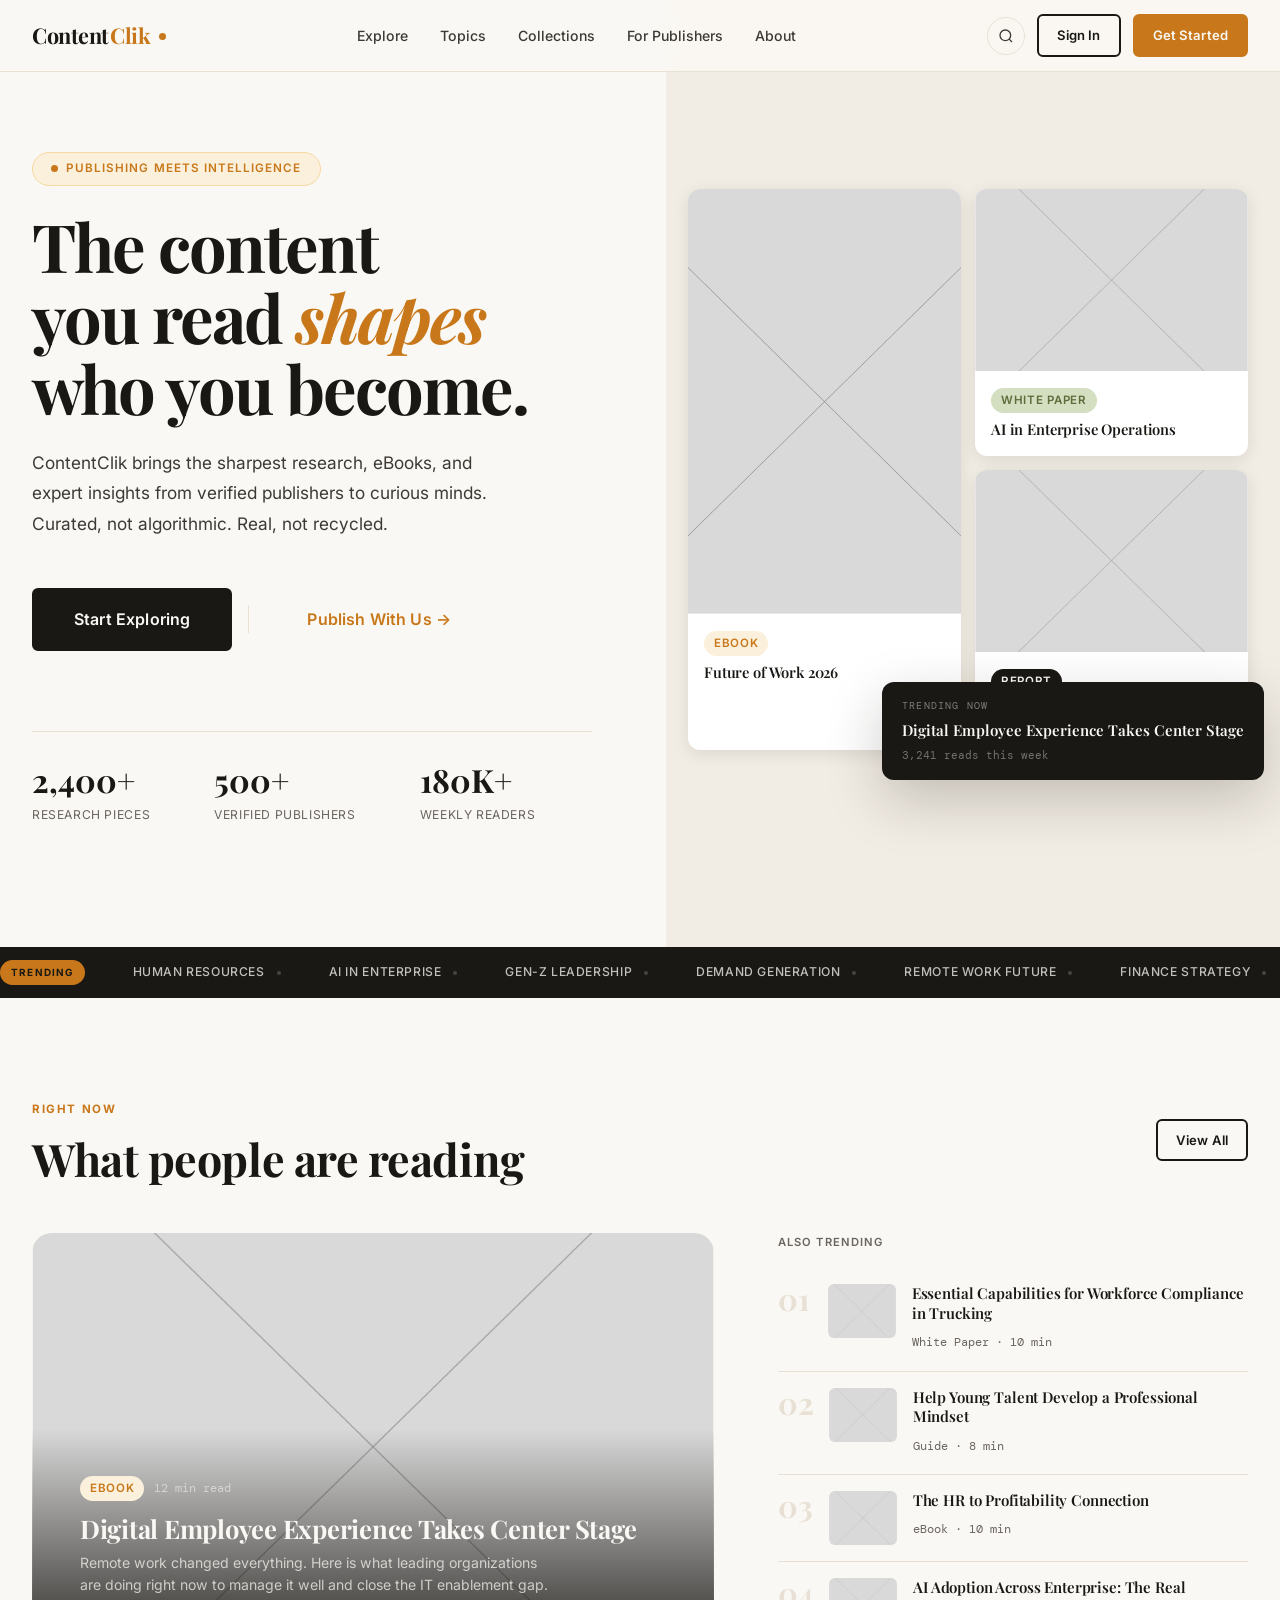
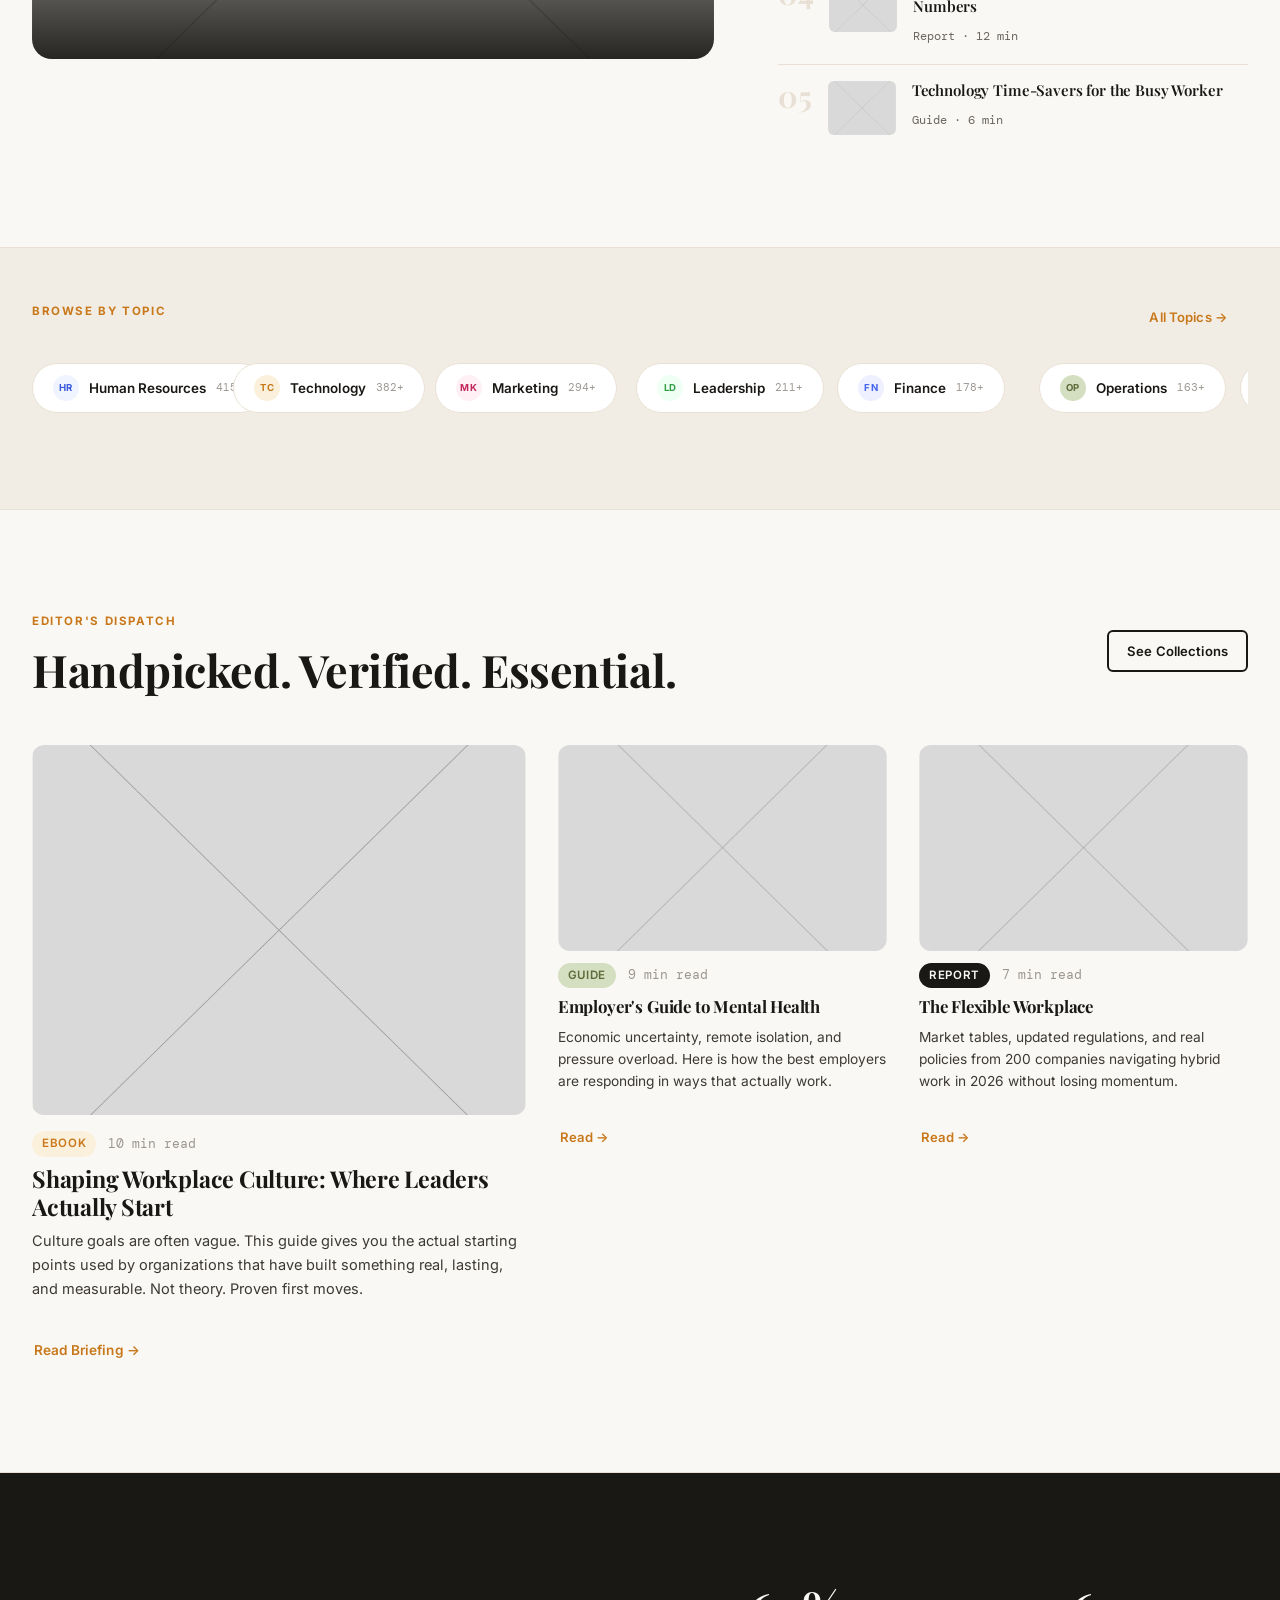
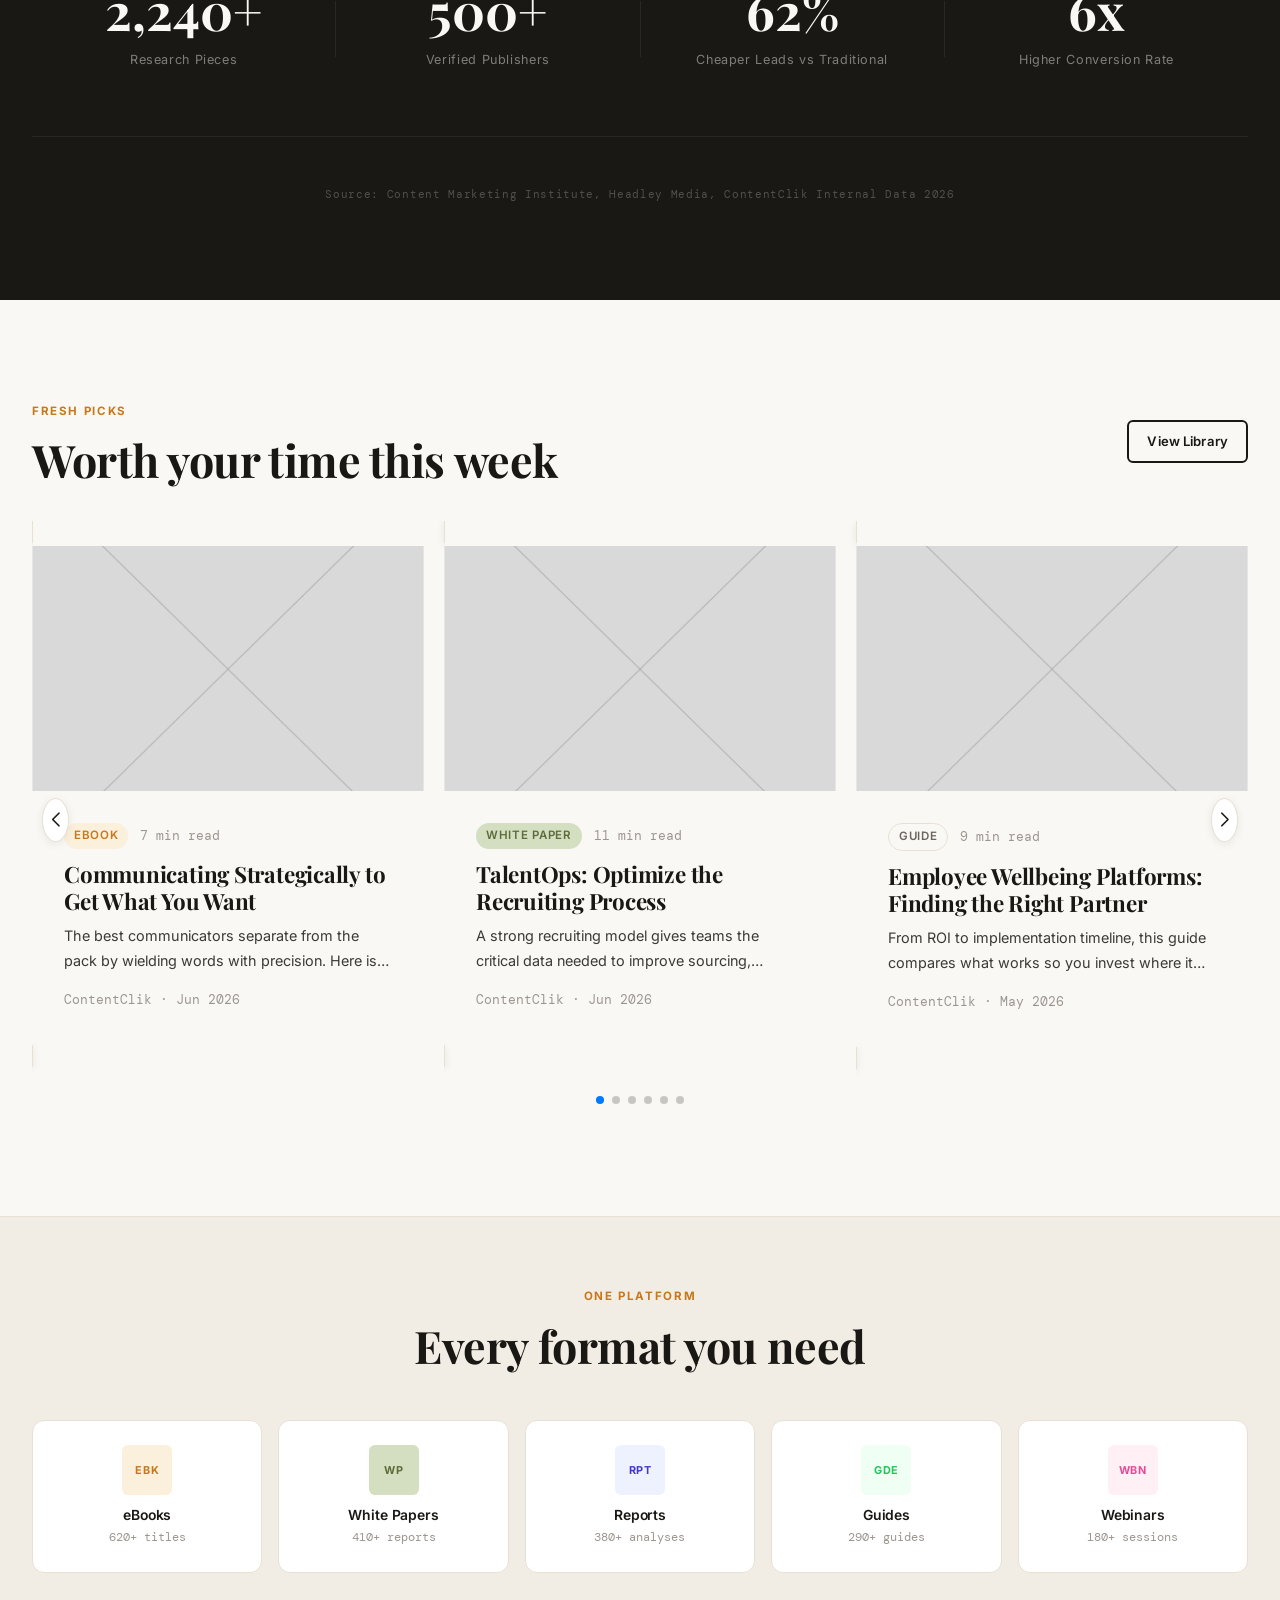
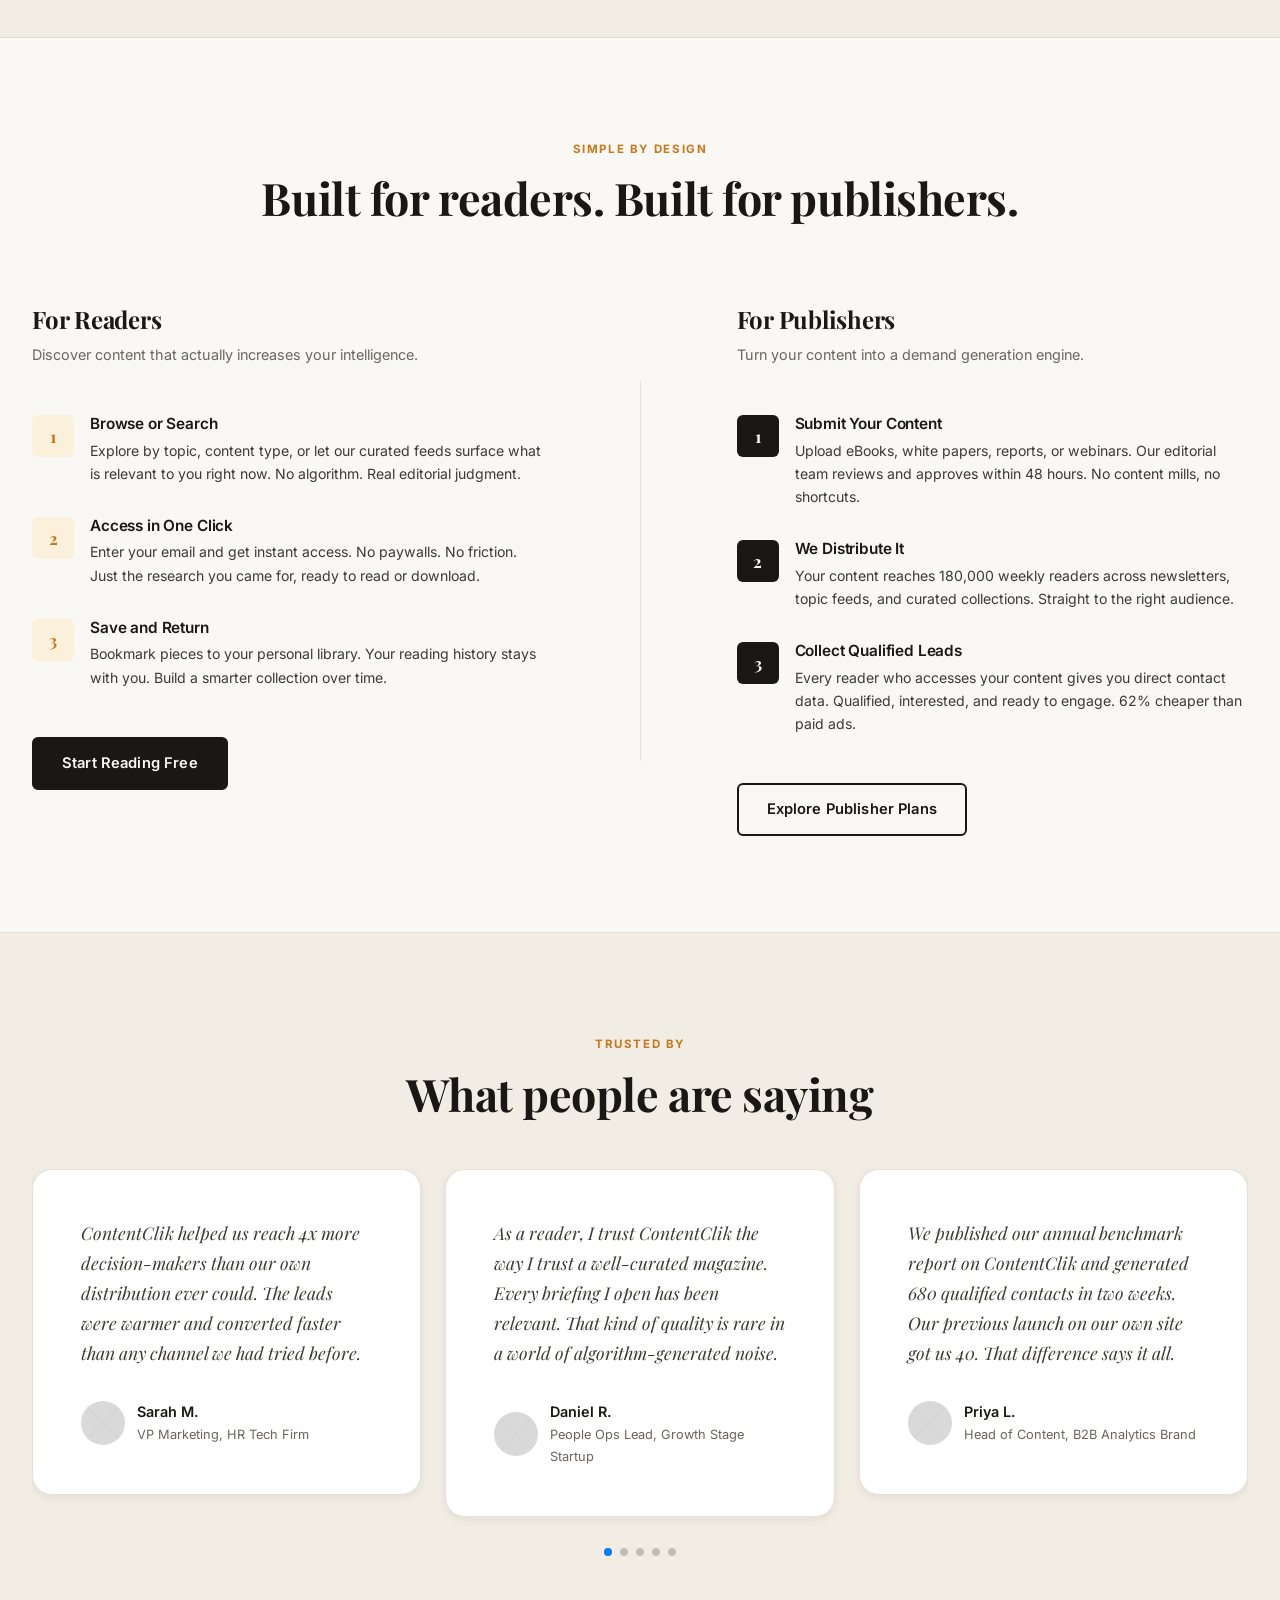
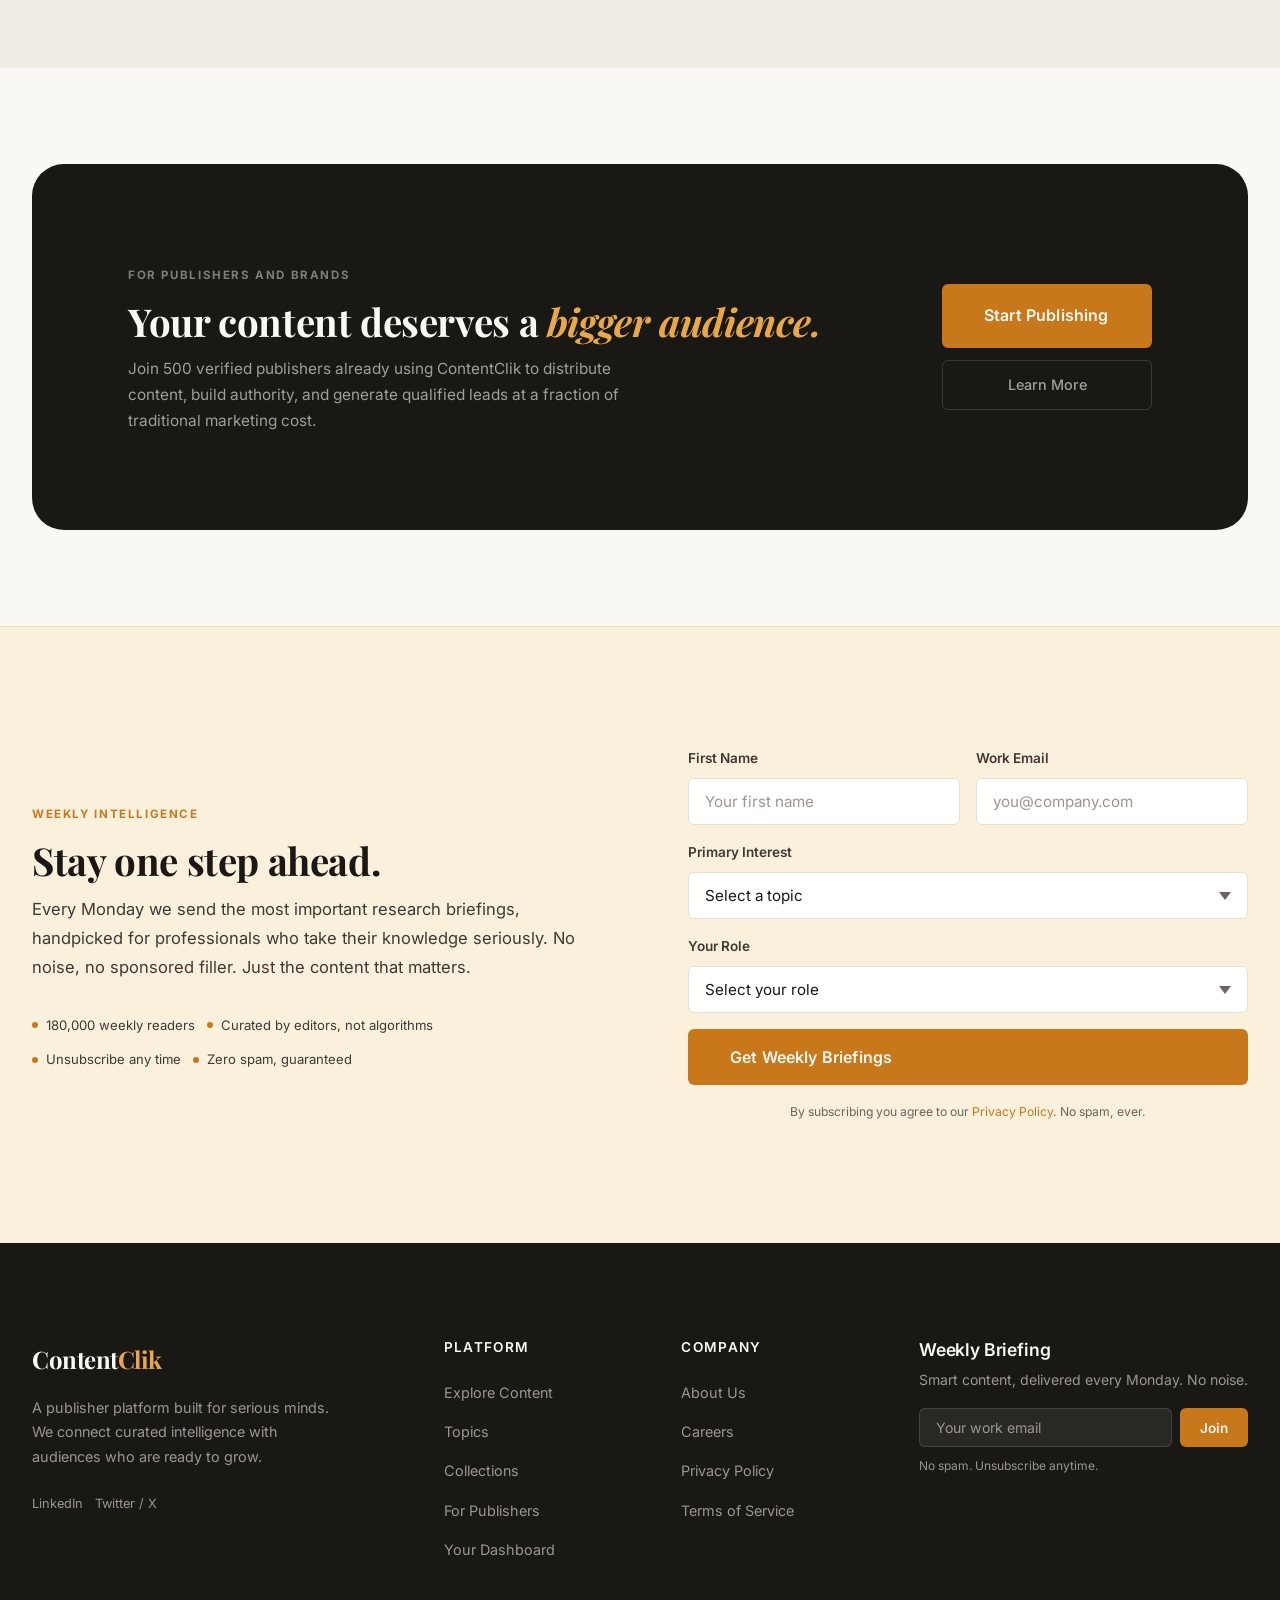
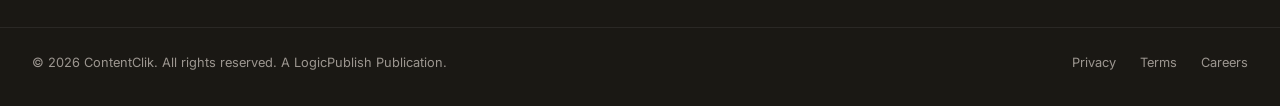
<file: test/index.html>
<!DOCTYPE html>
<html lang="en">

<head>
  <meta charset="UTF-8" />
  <meta name="viewport" content="width=device-width, initial-scale=1.0" />
  <meta name="description"
    content="ContentClik is where great content meets its audience. Discover curated research, eBooks, reports, and guides that grow your thinking." />
  <title>ContentClik - Intelligence Worth Reading</title>
  <link rel="preconnect" href="https://fonts.googleapis.com" />
  <link rel="preconnect" href="https://fonts.gstatic.com" crossorigin />
  <link
    href="https://fonts.googleapis.com/css2?family=Playfair+Display:ital,wght@0,400;0,600;0,700;1,400;1,600&family=Inter:wght@300;400;500;600;700&family=DM+Mono:wght@400;500&display=swap"
    rel="stylesheet" />
  <link rel="stylesheet" href="assets/css/main.css" />
  <link rel="stylesheet" href="assets/css/responsiveness.css" />
  <link rel="stylesheet" href="https://cdn.jsdelivr.net/npm/swiper@11/swiper-bundle.min.css" />

  <style>
    /* ========================================================
       HOMEPAGE-SPECIFIC STYLES
    ======================================================== */

    /* --------------------------------------------------------
       HERO
    -------------------------------------------------------- */
    .hero-hp {
      min-height: 100vh;
      display: flex;
      align-items: center;
      padding-top: calc(var(--nav-height) + var(--sp-9));
      padding-bottom: var(--sp-11);
      background: var(--ivory);
      overflow: hidden;
      position: relative;
    }

    .hero-hp::after {
      content: '';
      position: absolute;
      top: 0;
      right: 0;
      width: 48%;
      height: 100%;
      background: var(--ivory-mid);
      z-index: 0;
      pointer-events: none;
    }

    .hero-hp .container {
      position: relative;
      z-index: 1;
    }

    .hero-hp-grid {
      display: grid;
      grid-template-columns: 1fr 1fr;
      gap: var(--sp-10);
      align-items: center;
    }

    /* Hero left */
    .hero-eyebrow-pill {
      display: inline-flex;
      align-items: center;
      gap: 8px;
      background: var(--amber-bg);
      border: 1px solid var(--amber-pale);
      border-radius: var(--radius-pill);
      padding: 6px 18px;
      margin-bottom: var(--sp-5);
    }

    .hero-eyebrow-pill .pulse {
      width: 7px;
      height: 7px;
      border-radius: 50%;
      background: var(--amber);
      animation: heroPulse 2.2s ease-in-out infinite;
    }

    @keyframes heroPulse {

      0%,
      100% {
        transform: scale(1);
        opacity: 1;
      }

      50% {
        transform: scale(1.6);
        opacity: 0.6;
      }
    }

    .hero-eyebrow-pill span {
      font-size: 0.73rem;
      font-weight: 600;
      letter-spacing: 0.09em;
      text-transform: uppercase;
      color: var(--amber);
      font-family: var(--font-body);
    }

    .hero-hp-h1 {
      font-size: clamp(2.8rem, 5.2vw, 5rem);
      font-family: var(--font-display);
      line-height: 1.07;
      letter-spacing: -0.03em;
      color: var(--ink);
      margin-bottom: var(--sp-5);
    }

    .hero-hp-h1 em {
      font-style: italic;
      color: var(--amber);
    }

    .hero-hp-lead {
      font-size: 1.08rem;
      line-height: 1.78;
      color: var(--ink-soft);
      max-width: 460px;
      margin-bottom: var(--sp-7);
    }

    .hero-cta-row {
      display: flex;
      align-items: center;
      gap: var(--sp-4);
      margin-bottom: var(--sp-9);
      flex-wrap: wrap;
    }

    .hero-divider {
      width: 1px;
      height: 28px;
      background: var(--ivory-dark);
    }

    .hero-stat-row {
      display: flex;
      gap: var(--sp-8);
      padding-top: var(--sp-6);
      border-top: 1px solid var(--ivory-dark);
    }

    .hero-stat strong {
      display: block;
      font-family: var(--font-display);
      font-size: 2rem;
      font-weight: 700;
      color: var(--ink);
      line-height: 1;
      margin-bottom: 4px;
    }

    .hero-stat span {
      font-size: 0.76rem;
      color: var(--ink-muted);
      text-transform: uppercase;
      letter-spacing: 0.05em;
    }

    /* Hero right mosaic */
    .hero-mosaic {
      display: grid;
      grid-template-columns: 1fr 1fr;
      grid-template-rows: auto auto;
      gap: 14px;
      position: relative;
      padding-bottom: 40px;
    }

    .mosaic-card {
      background: #fff;
      border-radius: var(--radius-md);
      overflow: hidden;
      box-shadow: var(--shadow-md);
      transition: transform 0.35s ease, box-shadow 0.35s ease;
      cursor: pointer;
      text-decoration: none;
      display: block;
    }

    .mosaic-card:hover {
      transform: translateY(-5px);
      box-shadow: var(--shadow-xl);
    }

    .mosaic-card img {
      width: 100%;
      object-fit: cover;
      display: block;
    }

    .mosaic-card-body {
      padding: 14px 16px 16px;
    }

    .mosaic-card-body .badge {
      margin-bottom: 7px;
    }

    .mosaic-card-body h5 {
      font-family: var(--font-display);
      font-size: 0.92rem;
      font-weight: 600;
      line-height: 1.3;
      color: var(--ink);
    }

    .mosaic-card--tall {
      grid-row: span 2;
    }

    .mosaic-card--tall img {
      aspect-ratio: 9/14;
    }

    .mosaic-card--short img {
      aspect-ratio: 3/2;
    }

    .mosaic-float {
      position: absolute;
      bottom: 10px;
      right: -16px;
      background: var(--ink);
      color: var(--ivory);
      border-radius: var(--radius-md);
      padding: 16px 20px;
      box-shadow: 0 20px 56px rgba(26, 24, 20, 0.22);
      min-width: 190px;
      z-index: 5;
    }

    .mosaic-float-label {
      font-family: var(--font-mono);
      font-size: 0.62rem;
      text-transform: uppercase;
      letter-spacing: 0.12em;
      color: rgba(250, 248, 244, 0.45);
      margin-bottom: 6px;
    }

    .mosaic-float-title {
      font-family: var(--font-display);
      font-size: 0.94rem;
      font-weight: 600;
      line-height: 1.3;
      color: var(--ivory);
    }

    .mosaic-float-sub {
      font-size: 0.68rem;
      color: rgba(250, 248, 244, 0.4);
      margin-top: 5px;
      font-family: var(--font-mono);
    }

    /* --------------------------------------------------------
       TICKER STRIP
    -------------------------------------------------------- */
    .ticker-wrap {
      background: var(--ink);
      padding: 13px 0;
      overflow: hidden;
      position: relative;
    }

    .ticker-track {
      display: flex;
      gap: 48px;
      width: max-content;
      animation: tickerMove 50s linear infinite;
      align-items: center;
    }

    .ticker-wrap:hover .ticker-track {
      animation-play-state: paused;
    }

    @keyframes tickerMove {
      from {
        transform: translateX(0);
      }

      to {
        transform: translateX(-50%);
      }
    }

    .ticker-hot {
      flex-shrink: 0;
      background: var(--amber);
      color: var(--ink);
      font-size: 0.62rem;
      font-weight: 700;
      text-transform: uppercase;
      letter-spacing: 0.12em;
      padding: 4px 11px;
      border-radius: var(--radius-pill);
    }

    .ticker-link {
      display: inline-flex;
      align-items: center;
      gap: 12px;
      color: rgba(250, 248, 244, 0.75);
      font-size: 0.76rem;
      font-weight: 500;
      letter-spacing: 0.05em;
      text-transform: uppercase;
      text-decoration: none;
      white-space: nowrap;
      transition: color 0.2s;
      flex-shrink: 0;
    }

    .ticker-link:hover {
      color: var(--amber-light);
    }

    .ticker-link::after {
      content: '';
      display: inline-block;
      width: 4px;
      height: 4px;
      border-radius: 50%;
      background: rgba(250, 248, 244, 0.2);
    }

    /* --------------------------------------------------------
       TRENDING SECTION
    -------------------------------------------------------- */
    .trending-wrap {
      display: grid;
      grid-template-columns: 1.45fr 1fr;
      gap: var(--sp-8);
      align-items: start;
    }

    .trending-big {
      position: relative;
      display: block;
      text-decoration: none;
      border-radius: var(--radius-lg);
      overflow: hidden;
    }

    .trending-big img {
      width: 100%;
      aspect-ratio: 16/10;
      object-fit: cover;
      display: block;
      transition: transform 0.5s ease;
    }

    .trending-big:hover img {
      transform: scale(1.04);
    }

    .trending-big-overlay {
      position: absolute;
      bottom: 0;
      left: 0;
      right: 0;
      background: linear-gradient(to top, rgba(26, 24, 20, 0.93) 0%, rgba(26, 24, 20, 0.0) 100%);
      padding: var(--sp-7) var(--sp-7) var(--sp-8);
    }

    .trending-big-overlay h3 {
      color: var(--ivory);
      font-size: 1.6rem;
      line-height: 1.2;
      margin-bottom: var(--sp-2);
    }

    .trending-big-overlay p {
      font-size: 0.88rem;
      line-height: 1.55;
      color: rgba(250, 248, 244, 0.72);
      max-width: 480px;
    }

    .trending-big-meta {
      display: flex;
      align-items: center;
      gap: 10px;
      margin-bottom: var(--sp-3);
    }

    .trending-list-stack {
      display: flex;
      flex-direction: column;
    }

    .trending-list-label {
      font-size: 0.7rem;
      font-weight: 600;
      letter-spacing: 0.1em;
      text-transform: uppercase;
      color: var(--ink-muted);
      margin-bottom: var(--sp-4);
      font-family: var(--font-body);
    }

    .trending-row {
      display: flex;
      align-items: flex-start;
      gap: var(--sp-4);
      padding: var(--sp-4) 0;
      border-bottom: 1px solid var(--ivory-dark);
      text-decoration: none;
      transition: padding-left 0.2s ease;
    }

    .trending-row:hover {
      padding-left: 6px;
    }

    .trending-row:last-child {
      border-bottom: none;
    }

    .t-num {
      font-family: var(--font-display);
      font-size: 1.9rem;
      font-weight: 700;
      color: var(--ivory-dark);
      line-height: 1;
      min-width: 34px;
      transition: color 0.2s;
    }

    .trending-row:hover .t-num {
      color: var(--amber-pale);
    }

    .t-thumb {
      width: 68px;
      height: 54px;
      object-fit: cover;
      border-radius: var(--radius-sm);
      flex-shrink: 0;
    }

    .t-body {}

    .t-body h5 {
      font-family: var(--font-display);
      font-size: 0.94rem;
      font-weight: 600;
      line-height: 1.3;
      color: var(--ink);
      margin-bottom: 4px;
    }

    .t-meta {
      font-size: 0.73rem;
      color: var(--ink-muted);
      font-family: var(--font-mono);
    }

    /* --------------------------------------------------------
       TOPIC CHIPS
    -------------------------------------------------------- */
    .topics-band {
      background: var(--ivory-mid);
      border-top: 1px solid var(--ivory-dark);
      border-bottom: 1px solid var(--ivory-dark);
      padding: var(--sp-7) 0;
    }

    .topics-band-header {
      display: flex;
      align-items: center;
      justify-content: space-between;
      margin-bottom: var(--sp-5);
    }

    .topic-chip {
      display: inline-flex;
      align-items: center;
      gap: 10px;
      padding: 11px 20px;
      background: #fff;
      border: 1px solid var(--ivory-dark);
      border-radius: var(--radius-pill);
      text-decoration: none;
      transition: all 0.22s ease;
      white-space: nowrap;
      cursor: pointer;
    }

    .topic-chip:hover {
      background: var(--ink);
      border-color: var(--ink);
      transform: translateY(-2px);
      box-shadow: var(--shadow-md);
    }

    .topic-chip:hover .tc-label,
    .topic-chip:hover .tc-count {
      color: rgba(250, 248, 244, 0.9);
    }

    .tc-icon {
      width: 26px;
      height: 26px;
      border-radius: 50%;
      display: flex;
      align-items: center;
      justify-content: center;
      font-size: 0.6rem;
      font-weight: 700;
      letter-spacing: 0.04em;
      flex-shrink: 0;
      font-family: var(--font-body);
    }

    .tc-label {
      font-size: 0.84rem;
      font-weight: 600;
      color: var(--ink);
      transition: color 0.22s;
    }

    .tc-count {
      font-size: 0.7rem;
      color: var(--ink-light);
      font-family: var(--font-mono);
      transition: color 0.22s;
    }

    /* --------------------------------------------------------
       EDITORIAL DISPATCH (magazine section)
    -------------------------------------------------------- */
    .editorial-wrap {
      display: grid;
      grid-template-columns: 1.5fr 1fr 1fr;
      gap: var(--sp-6);
      align-items: start;
    }

    .ed-feature {}

    .ed-feature img {
      width: 100%;
      aspect-ratio: 4/3;
      object-fit: cover;
      border-radius: var(--radius-md);
      display: block;
      margin-bottom: var(--sp-4);
      transition: transform 0.35s ease;
    }

    .ed-feature:hover img {
      transform: scale(1.015);
    }

    .ed-feature h3 {
      font-size: 1.45rem;
      line-height: 1.22;
      color: var(--ink);
      margin-bottom: var(--sp-2);
    }

    .ed-feature p {
      font-size: 0.91rem;
      line-height: 1.65;
      color: var(--ink-soft);
      margin-bottom: var(--sp-4);
    }

    .ed-side {}

    .ed-side img {
      width: 100%;
      aspect-ratio: 16/10;
      object-fit: cover;
      border-radius: var(--radius-md);
      display: block;
      margin-bottom: var(--sp-3);
      transition: transform 0.35s ease;
    }

    .ed-side:hover img {
      transform: scale(1.015);
    }

    .ed-side h4 {
      font-size: 1.05rem;
      line-height: 1.3;
      color: var(--ink);
      margin-bottom: var(--sp-2);
    }

    .ed-side p {
      font-size: 0.86rem;
      line-height: 1.6;
      color: var(--ink-soft);
      margin-bottom: var(--sp-3);
    }

    /* --------------------------------------------------------
       STATS BAND
    -------------------------------------------------------- */
    .stat-band-hp {
      background: var(--ink);
      padding: var(--sp-10) 0;
    }

    .stat-band-grid {
      display: grid;
      grid-template-columns: 1fr 1px 1fr 1px 1fr 1px 1fr;
      gap: 0;
      align-items: center;
    }

    .stat-band-item {
      text-align: center;
      padding: var(--sp-4) var(--sp-6);
    }

    .stat-band-item strong {
      display: block;
      font-family: var(--font-display);
      font-size: clamp(2.4rem, 4vw, 3.6rem);
      font-weight: 700;
      color: var(--ivory);
      line-height: 1;
      margin-bottom: var(--sp-2);
    }

    .stat-band-item span {
      font-size: 0.79rem;
      color: rgba(250, 248, 244, 0.45);
      letter-spacing: 0.05em;
    }

    .stat-sep {
      background: rgba(255, 255, 255, 0.07);
      height: 56px;
      width: 1px;
      align-self: center;
      justify-self: center;
    }

    .stat-band-source {
      text-align: center;
      margin-top: var(--sp-7);
      padding-top: var(--sp-7);
      border-top: 1px solid rgba(255, 255, 255, 0.06);
      font-family: var(--font-mono);
      font-size: 0.7rem;
      letter-spacing: 0.06em;
      color: rgba(250, 248, 244, 0.25);
    }

    /* --------------------------------------------------------
       FEATURED SWIPER SECTION
    -------------------------------------------------------- */
    .swiper-featured-wrap {
      position: relative;
    }

    /* --------------------------------------------------------
       CONTENT FORMATS
    -------------------------------------------------------- */
    .formats-band {
      background: var(--ivory-mid);
      border-top: 1px solid var(--ivory-dark);
      border-bottom: 1px solid var(--ivory-dark);
      padding: var(--sp-8) 0;
    }

    .formats-row {
      display: grid;
      grid-template-columns: repeat(5, 1fr);
      gap: var(--sp-4);
    }

    .format-tile {
      background: #fff;
      border: 1px solid var(--ivory-dark);
      border-radius: var(--radius-md);
      padding: var(--sp-5) var(--sp-4);
      text-align: center;
      text-decoration: none;
      display: block;
      transition: all 0.25s ease;
    }

    .format-tile:hover {
      border-color: var(--amber);
      box-shadow: var(--shadow-md);
      transform: translateY(-3px);
    }

    .format-tile-icon {
      width: 50px;
      height: 50px;
      border-radius: var(--radius-sm);
      margin: 0 auto var(--sp-3);
      display: flex;
      align-items: center;
      justify-content: center;
      font-size: 0.68rem;
      font-weight: 700;
      letter-spacing: 0.06em;
      text-transform: uppercase;
      font-family: var(--font-body);
    }

    .format-tile h5 {
      font-size: 0.87rem;
      font-weight: 600;
      color: var(--ink);
      margin-bottom: 4px;
    }

    .format-tile-count {
      font-size: 0.73rem;
      color: var(--ink-light);
      font-family: var(--font-mono);
    }

    /* --------------------------------------------------------
       HOW IT WORKS
    -------------------------------------------------------- */
    .how-wrap {
      display: grid;
      grid-template-columns: 1fr 1px 1fr;
      gap: var(--sp-10);
      align-items: start;
    }

    .how-sep {
      background: var(--ivory-dark);
      min-height: 380px;
      width: 1px;
      justify-self: center;
      align-self: center;
    }

    .how-side h3 {
      font-size: 1.5rem;
      margin-bottom: var(--sp-2);
    }

    .how-side-subtitle {
      font-size: 0.9rem;
      color: var(--ink-muted);
      margin-bottom: var(--sp-7);
    }

    .how-step {
      display: flex;
      align-items: flex-start;
      gap: var(--sp-4);
      margin-bottom: var(--sp-6);
    }

    .how-step-num {
      flex-shrink: 0;
      width: 42px;
      height: 42px;
      border-radius: var(--radius-sm);
      display: flex;
      align-items: center;
      justify-content: center;
      font-family: var(--font-display);
      font-size: 1.05rem;
      font-weight: 700;
    }

    .how-step-num--r {
      background: var(--amber-bg);
      color: var(--amber);
    }

    .how-step-num--p {
      background: var(--ink);
      color: var(--ivory);
    }

    .how-step-body h5 {
      font-size: 0.96rem;
      font-weight: 600;
      color: var(--ink);
      margin-bottom: 5px;
    }

    .how-step-body p {
      font-size: 0.88rem;
      line-height: 1.65;
      color: var(--ink-soft);
    }

    /* --------------------------------------------------------
       TESTIMONIALS
    -------------------------------------------------------- */
    .testi-band {
      background: var(--ivory-mid);
      border-top: 1px solid var(--ivory-dark);
      padding: var(--sp-10) 0;
    }

    .testi-pagination {
      text-align: center;
      margin-top: var(--sp-6);
    }

    /* --------------------------------------------------------
       PUBLISHER CTA STRIP
    -------------------------------------------------------- */
    .pub-strip {
      background: var(--ink);
      border-radius: var(--radius-xl);
      padding: var(--sp-10) var(--sp-10);
      display: grid;
      grid-template-columns: 1fr auto;
      gap: var(--sp-8);
      align-items: center;
    }

    .pub-strip h2 {
      color: var(--ivory);
      font-size: clamp(1.6rem, 3vw, 2.4rem);
      margin-bottom: var(--sp-3);
    }

    .pub-strip h2 em {
      font-style: italic;
      color: var(--amber-light);
    }

    .pub-strip p {
      color: rgba(250, 248, 244, 0.6);
      max-width: 500px;
      font-size: 0.96rem;
      line-height: 1.7;
    }

    .pub-strip-cta {
      display: flex;
      flex-direction: column;
      gap: var(--sp-3);
      min-width: 210px;
      align-items: stretch;
    }

    .btn-ghost-light {
      background: transparent;
      color: rgba(250, 248, 244, 0.6);
      border: 1px solid rgba(250, 248, 244, 0.14);
      padding: 12px 28px;
      border-radius: var(--radius-sm);
      font-size: 0.9rem;
      font-weight: 500;
      text-align: center;
      text-decoration: none;
      transition: all 0.22s ease;
      font-family: var(--font-body);
      cursor: pointer;
    }

    .btn-ghost-light:hover {
      border-color: rgba(250, 248, 244, 0.3);
      color: var(--ivory);
    }

    /* --------------------------------------------------------
       NEWSLETTER FORM SECTION
    -------------------------------------------------------- */
    .nl-section {
      background: var(--amber-bg);
      border-top: 1px solid var(--amber-pale);
      padding: var(--sp-11) 0;
    }

    .nl-wrap {
      display: grid;
      grid-template-columns: 1fr 1fr;
      gap: var(--sp-10);
      align-items: center;
    }

    .nl-left h2 {
      margin-bottom: var(--sp-3);
      font-size: clamp(1.8rem, 3vw, 2.6rem);
    }

    .nl-left p {
      font-size: 1.04rem;
      line-height: 1.75;
      color: var(--ink-soft);
      margin-bottom: var(--sp-6);
    }

    .nl-trust-list {
      display: flex;
      flex-wrap: wrap;
      gap: var(--sp-3);
    }

    .nl-trust-item {
      display: flex;
      align-items: center;
      gap: 8px;
      font-size: 0.82rem;
      color: var(--ink-soft);
    }

    .nl-trust-item::before {
      content: '';
      width: 6px;
      height: 6px;
      border-radius: 50%;
      background: var(--amber);
      flex-shrink: 0;
    }

    /* --------------------------------------------------------
       RESPONSIVE
    -------------------------------------------------------- */
    @media (max-width: 1100px) {
      .stat-band-grid {
        grid-template-columns: 1fr 1fr;
      }

      .stat-sep {
        display: none;
      }
    }

    @media (max-width: 1024px) {
      .hero-hp-grid {
        grid-template-columns: 1fr;
      }

      .hero-hp::after {
        display: none;
      }

      .hero-mosaic {
        grid-template-columns: repeat(3, 1fr);
      }

      .mosaic-card--tall {
        grid-row: span 1;
      }

      .mosaic-card--tall img {
        aspect-ratio: 4/3;
      }

      .trending-wrap {
        grid-template-columns: 1fr;
      }

      .editorial-wrap {
        grid-template-columns: 1fr 1fr;
      }

      .ed-feature {
        grid-column: span 2;
      }

      .formats-row {
        grid-template-columns: repeat(3, 1fr);
      }

      .how-wrap {
        grid-template-columns: 1fr;
      }

      .how-sep {
        display: none;
      }

      .pub-strip {
        grid-template-columns: 1fr;
      }

      .pub-strip-cta {
        flex-direction: row;
        min-width: unset;
      }

      .nl-wrap {
        grid-template-columns: 1fr;
      }
    }

    @media (max-width: 768px) {
      .hero-hp {
        min-height: auto;
        padding-top: calc(var(--nav-height) + var(--sp-7));
      }

      .hero-mosaic {
        grid-template-columns: 1fr 1fr;
      }

      .mosaic-float {
        right: 0;
      }

      .editorial-wrap {
        grid-template-columns: 1fr;
      }

      .ed-feature {
        grid-column: span 1;
      }

      .formats-row {
        grid-template-columns: 1fr 1fr;
      }

      .pub-strip {
        padding: var(--sp-7) var(--sp-6);
        border-radius: var(--radius-lg);
      }

      .pub-strip-cta {
        flex-direction: column;
      }
    }

    @media (max-width: 480px) {
      .hero-hp-h1 {
        font-size: 2.3rem;
      }

      .hero-mosaic {
        grid-template-columns: 1fr;
      }

      .formats-row {
        grid-template-columns: 1fr 1fr;
      }

      .stat-band-grid {
        grid-template-columns: 1fr 1fr;
      }
    }

    @media (prefers-reduced-motion: reduce) {

      .ticker-track,
      .heroPulse {
        animation: none !important;
      }
    }
  </style>
</head>

<body>

  <!-- NAV (injected by CommonJS) -->
  <div id="cc-nav"></div>

  <!-- ========================================================
       SECTION 1 - HERO
  ======================================================== -->
  <section class="hero-hp">
    <div class="container">
      <div class="hero-hp-grid">

        <!-- Left: Copy -->
        <div data-reveal>

          <div class="hero-eyebrow-pill">
            <div class="pulse"></div>
            <span>Publishing meets intelligence</span>
          </div>

          <h1 class="hero-hp-h1">
            The content<br>
            you read <em>shapes</em><br>
            who you become.
          </h1>

          <p class="hero-hp-lead">ContentClik brings the sharpest research, eBooks, and expert insights from verified
            publishers to curious minds. Curated, not algorithmic. Real, not recycled.</p>

          <div class="hero-cta-row">
            <a href="/explore.html" class="btn btn--primary btn--lg">Start Exploring</a>
            <div class="hero-divider"></div>
            <a href="/publishers.html" class="btn btn--ghost btn--lg">Publish With Us &rarr;</a>
          </div>

          <div class="hero-stat-row">
            <div class="hero-stat">
              <strong data-count="2400" data-suffix="+">0</strong>
              <span>Research Pieces</span>
            </div>
            <div class="hero-stat">
              <strong data-count="500" data-suffix="+">0</strong>
              <span>Verified Publishers</span>
            </div>
            <div class="hero-stat">
              <strong data-count="180" data-suffix="K+">0</strong>
              <span>Weekly Readers</span>
            </div>
          </div>

        </div>

        <!-- Right: Mosaic -->
        <div class="hero-mosaic">

          <a href="/detail.html" class="mosaic-card mosaic-card--tall" data-reveal>
            <img src="./stencils.png"
              alt="Featured eBook cover: Future of Work 2026, a guide to leading remote-first and hybrid organizations in a changing world"
              style="aspect-ratio:9/14;" />
            <div class="mosaic-card-body">
              <span class="badge badge--amber">eBook</span>
              <h5>Future of Work 2026</h5>
            </div>
          </a>

          <div style="display:flex;flex-direction:column;gap:14px;">
            <a href="/detail.html" class="mosaic-card mosaic-card--short" data-reveal>
              <img src="./stencils.png"
                alt="White paper cover: AI Adoption in Enterprise Operations, benchmarks from 400 global companies"
                style="aspect-ratio:3/2;" />
              <div class="mosaic-card-body">
                <span class="badge badge--olive">White Paper</span>
                <h5>AI in Enterprise Operations</h5>
              </div>
            </a>
            <a href="/detail.html" class="mosaic-card mosaic-card--short" data-reveal>
              <img src="./stencils.png"
                alt="Report cover: Gen-Z Leadership Playbook 2026, what new managers are doing differently"
                style="aspect-ratio:3/2;" />
              <div class="mosaic-card-body">
                <span class="badge badge--ink">Report</span>
                <h5>Gen-Z Leadership Playbook</h5>
              </div>
            </a>
          </div>

          <div class="mosaic-float">
            <div class="mosaic-float-label">Trending Now</div>
            <div class="mosaic-float-title">Digital Employee Experience Takes Center Stage</div>
            <div class="mosaic-float-sub">3,241 reads this week</div>
          </div>

        </div>

      </div>
    </div>
  </section>

  <!-- ========================================================
       TICKER STRIP
  ======================================================== -->
  <div class="ticker-wrap" aria-hidden="true">
    <div class="ticker-track">
      <!-- Set 1 -->
      <span class="ticker-hot">Trending</span>
      <a href="/topics.html?t=hr" class="ticker-link">Human Resources</a>
      <a href="/topics.html?t=tech" class="ticker-link">AI in Enterprise</a>
      <a href="/topics.html?t=leadership" class="ticker-link">Gen-Z Leadership</a>
      <a href="/topics.html?t=marketing" class="ticker-link">Demand Generation</a>
      <a href="/topics.html?t=ops" class="ticker-link">Remote Work Future</a>
      <a href="/topics.html?t=finance" class="ticker-link">Finance Strategy</a>
      <a href="/topics.html?t=lifestyle" class="ticker-link">Workplace Wellbeing</a>
      <a href="/topics.html?t=lifescience" class="ticker-link">Life Sciences</a>
      <a href="/topics.html?t=marketing" class="ticker-link">Content Marketing ROI</a>
      <a href="/topics.html?t=tech" class="ticker-link">Digital Transformation</a>
      <a href="/topics.html?t=hr" class="ticker-link">Talent Acquisition</a>
      <a href="/topics.html?t=ops" class="ticker-link">Operational Excellence</a>
      <!-- Set 2 (duplicate for seamless loop) -->
      <span class="ticker-hot">Trending</span>
      <a href="/topics.html?t=hr" class="ticker-link">Human Resources</a>
      <a href="/topics.html?t=tech" class="ticker-link">AI in Enterprise</a>
      <a href="/topics.html?t=leadership" class="ticker-link">Gen-Z Leadership</a>
      <a href="/topics.html?t=marketing" class="ticker-link">Demand Generation</a>
      <a href="/topics.html?t=ops" class="ticker-link">Remote Work Future</a>
      <a href="/topics.html?t=finance" class="ticker-link">Finance Strategy</a>
      <a href="/topics.html?t=lifestyle" class="ticker-link">Workplace Wellbeing</a>
      <a href="/topics.html?t=lifescience" class="ticker-link">Life Sciences</a>
      <a href="/topics.html?t=marketing" class="ticker-link">Content Marketing ROI</a>
      <a href="/topics.html?t=tech" class="ticker-link">Digital Transformation</a>
      <a href="/topics.html?t=hr" class="ticker-link">Talent Acquisition</a>
      <a href="/topics.html?t=ops" class="ticker-link">Operational Excellence</a>
    </div>
  </div>

  <!-- ========================================================
       SECTION 2 - TRENDING: FEATURED PIECE + NUMBERED LIST
  ======================================================== -->
  <section class="section">
    <div class="container">

      <div class="flex-between" style="margin-bottom:var(--sp-7);">
        <div>
          <div class="section-label">Right Now</div>
          <h2>What people are reading</h2>
        </div>
        <a href="/explore.html" class="btn btn--outline btn--sm">View All</a>
      </div>

      <div class="trending-wrap">

        <!-- Big feature card -->
        <a href="/detail.html" class="trending-big" data-reveal>
          <img src="./stencils.png"
            alt="Featured briefing: Digital Employee Experience Takes Center Stage, covering remote workforce management, digital enablement tools, and the IT gap in 2026" />
          <div class="trending-big-overlay">
            <div class="trending-big-meta">
              <span class="badge badge--amber">eBook</span>
              <span style="font-size:0.76rem;color:rgba(250,248,244,0.55);font-family:var(--font-mono);">12 min
                read</span>
            </div>
            <h3>Digital Employee Experience Takes Center Stage</h3>
            <p>Remote work changed everything. Here is what leading organizations are doing right now to manage it well
              and close the IT enablement gap.</p>
          </div>
        </a>

        <!-- Numbered list -->
        <div class="trending-list-stack">
          <div class="trending-list-label">Also Trending</div>

          <a href="/detail.html" class="trending-row" data-reveal>
            <span class="t-num">01</span>
            <img src="./stencils.png"
              alt="Thumbnail: Essential Capabilities for Workforce Compliance in Trucking, covering onboarding and regulations"
              class="t-thumb" />
            <div class="t-body">
              <h5>Essential Capabilities for Workforce Compliance in Trucking</h5>
              <span class="t-meta">White Paper &middot; 10 min</span>
            </div>
          </a>

          <a href="/detail.html" class="trending-row" data-reveal>
            <span class="t-num">02</span>
            <img src="./stencils.png"
              alt="Thumbnail: Helping young talent develop professional mindset skills for long-term career success"
              class="t-thumb" />
            <div class="t-body">
              <h5>Help Young Talent Develop a Professional Mindset</h5>
              <span class="t-meta">Guide &middot; 8 min</span>
            </div>
          </a>

          <a href="/detail.html" class="trending-row" data-reveal>
            <span class="t-num">03</span>
            <img src="./stencils.png"
              alt="Thumbnail: The HR to Profitability Connection, covering how HR strategy drives financial performance"
              class="t-thumb" />
            <div class="t-body">
              <h5>The HR to Profitability Connection</h5>
              <span class="t-meta">eBook &middot; 10 min</span>
            </div>
          </a>

          <a href="/detail.html" class="trending-row" data-reveal>
            <span class="t-num">04</span>
            <img src="./stencils.png"
              alt="Thumbnail: AI Adoption Across Enterprise, real data from 400 organizations on cost savings and outcomes"
              class="t-thumb" />
            <div class="t-body">
              <h5>AI Adoption Across Enterprise: The Real Numbers</h5>
              <span class="t-meta">Report &middot; 12 min</span>
            </div>
          </a>

          <a href="/detail.html" class="trending-row" data-reveal>
            <span class="t-num">05</span>
            <img src="./stencils.png"
              alt="Thumbnail: Technology Time-Savers for the Busy Worker, a productivity guide for modern professionals"
              class="t-thumb" />
            <div class="t-body">
              <h5>Technology Time-Savers for the Busy Worker</h5>
              <span class="t-meta">Guide &middot; 6 min</span>
            </div>
          </a>

        </div>
      </div>
    </div>
  </section>

  <!-- ========================================================
       TOPIC CHIPS SWIPER
  ======================================================== -->
  <div class="topics-band">
    <div class="container">
      <div class="topics-band-header">
        <div class="section-label">Browse by Topic</div>
        <a href="/topics.html" class="btn btn--ghost btn--sm">All Topics &rarr;</a>
      </div>

      <div class="swiper swiper-topics" style="overflow:hidden;">
        <div class="swiper-wrapper">

          <div class="swiper-slide" style="width:auto;">
            <a href="/topics.html?t=hr" class="topic-chip">
              <div class="tc-icon" style="background:#F0F4FF;color:#3B5BDB;">HR</div>
              <span class="tc-label">Human Resources</span>
              <span class="tc-count">415+</span>
            </a>
          </div>

          <div class="swiper-slide" style="width:auto;">
            <a href="/topics.html?t=tech" class="topic-chip">
              <div class="tc-icon" style="background:var(--amber-bg);color:var(--amber);">TC</div>
              <span class="tc-label">Technology</span>
              <span class="tc-count">382+</span>
            </a>
          </div>

          <div class="swiper-slide" style="width:auto;">
            <a href="/topics.html?t=marketing" class="topic-chip">
              <div class="tc-icon" style="background:#FFF0F5;color:#C2255C;">MK</div>
              <span class="tc-label">Marketing</span>
              <span class="tc-count">294+</span>
            </a>
          </div>

          <div class="swiper-slide" style="width:auto;">
            <a href="/topics.html?t=leadership" class="topic-chip">
              <div class="tc-icon" style="background:#F0FFF4;color:#2F9E44;">LD</div>
              <span class="tc-label">Leadership</span>
              <span class="tc-count">211+</span>
            </a>
          </div>

          <div class="swiper-slide" style="width:auto;">
            <a href="/topics.html?t=finance" class="topic-chip">
              <div class="tc-icon" style="background:#EFF0FF;color:#4263EB;">FN</div>
              <span class="tc-label">Finance</span>
              <span class="tc-count">178+</span>
            </a>
          </div>

          <div class="swiper-slide" style="width:auto;">
            <a href="/topics.html?t=ops" class="topic-chip">
              <div class="tc-icon" style="background:var(--olive-pale);color:var(--olive);">OP</div>
              <span class="tc-label">Operations</span>
              <span class="tc-count">163+</span>
            </a>
          </div>

          <div class="swiper-slide" style="width:auto;">
            <a href="/topics.html?t=lifescience" class="topic-chip">
              <div class="tc-icon" style="background:#E8F5E9;color:#2E7D32;">LS</div>
              <span class="tc-label">Life Sciences</span>
              <span class="tc-count">142+</span>
            </a>
          </div>

          <div class="swiper-slide" style="width:auto;">
            <a href="/topics.html?t=lifestyle" class="topic-chip">
              <div class="tc-icon" style="background:#FFF9DB;color:#E67700;">LF</div>
              <span class="tc-label">Lifestyle</span>
              <span class="tc-count">128+</span>
            </a>
          </div>

          <div class="swiper-slide" style="width:auto;">
            <a href="/topics.html?t=retail" class="topic-chip">
              <div class="tc-icon" style="background:#FCE4EC;color:#AD1457;">RT</div>
              <span class="tc-label">Retail</span>
              <span class="tc-count">97+</span>
            </a>
          </div>

          <div class="swiper-slide" style="width:auto;">
            <a href="/topics.html?t=media" class="topic-chip">
              <div class="tc-icon" style="background:#E3F2FD;color:#1565C0;">MD</div>
              <span class="tc-label">Media</span>
              <span class="tc-count">84+</span>
            </a>
          </div>

          <div class="swiper-slide" style="width:auto;">
            <a href="/topics.html?t=manufacturing" class="topic-chip">
              <div class="tc-icon" style="background:#FFF3E0;color:#E65100;">MF</div>
              <span class="tc-label">Manufacturing</span>
              <span class="tc-count">76+</span>
            </a>
          </div>

        </div>
      </div>
    </div>
  </div>

  <!-- ========================================================
       SECTION 3 - EDITOR'S DISPATCH (magazine grid)
  ======================================================== -->
  <section class="section" style="border-bottom:1px solid var(--ivory-dark);">
    <div class="container">

      <div class="flex-between" style="margin-bottom:var(--sp-7);">
        <div>
          <div class="section-label">Editor's Dispatch</div>
          <h2>Handpicked. Verified. Essential.</h2>
        </div>
        <a href="/collections.html" class="btn btn--outline btn--sm">See Collections</a>
      </div>

      <div class="editorial-wrap">

        <!-- Main feature -->
        <a href="/detail.html" class="ed-feature" data-reveal
          style="text-decoration:none;display:block;overflow:hidden;border-radius:var(--radius-md);">
          <img src="./stencils.png"
            alt="Editor's pick: Shaping Workplace Culture, a comprehensive guide on where high-performing organizations actually begin building lasting culture" />
          <div class="card-meta" style="margin-bottom:var(--sp-2);margin-top:var(--sp-4);">
            <span class="badge badge--amber">eBook</span>
            <span class="caption">10 min read</span>
          </div>
          <h3>Shaping Workplace Culture: Where Leaders Actually Start</h3>
          <p>Culture goals are often vague. This guide gives you the actual starting points used by organizations that
            have built something real, lasting, and measurable. Not theory. Proven first moves.</p>
          <span class="btn btn--ghost" style="padding-left:0;font-size:0.85rem;margin-top:var(--sp-2);">Read Briefing
            &rarr;</span>
        </a>

        <!-- Side 1 -->
        <a href="/detail.html" class="ed-side" data-reveal style="text-decoration:none;display:block;">
          <img src="./stencils.png"
            alt="Editor's side pick: Employer's Guide to Mental Health, covering distributed teams, burnout prevention, and evidence-based workplace support strategies" />
          <div class="card-meta" style="margin-bottom:var(--sp-2);">
            <span class="badge badge--olive">Guide</span>
            <span class="caption">9 min read</span>
          </div>
          <h4>Employer's Guide to Mental Health</h4>
          <p>Economic uncertainty, remote isolation, and pressure overload. Here is how the best employers are
            responding in ways that actually work.</p>
          <span class="btn btn--ghost" style="padding-left:0;font-size:0.82rem;margin-top:var(--sp-2);">Read
            &rarr;</span>
        </a>

        <!-- Side 2 -->
        <a href="/detail.html" class="ed-side" data-reveal style="text-decoration:none;display:block;">
          <img src="./stencils.png"
            alt="Editor's side pick: The Flexible Workplace report covering hybrid schedules, remote-first policies, and regulatory considerations across sectors in 2026" />
          <div class="card-meta" style="margin-bottom:var(--sp-2);">
            <span class="badge badge--ink">Report</span>
            <span class="caption">7 min read</span>
          </div>
          <h4>The Flexible Workplace</h4>
          <p>Market tables, updated regulations, and real policies from 200 companies navigating hybrid work in 2026
            without losing momentum.</p>
          <span class="btn btn--ghost" style="padding-left:0;font-size:0.82rem;margin-top:var(--sp-2);">Read
            &rarr;</span>
        </a>

      </div>
    </div>
  </section>

  <!-- ========================================================
       STATS BAND (dark)
  ======================================================== -->
  <section class="stat-band-hp" data-reveal>
    <div class="container">
      <div class="stat-band-grid">

        <div class="stat-band-item">
          <strong data-count="2400" data-suffix="+">0</strong>
          <span>Research Pieces</span>
        </div>

        <div class="stat-sep"></div>

        <div class="stat-band-item">
          <strong data-count="500" data-suffix="+">0</strong>
          <span>Verified Publishers</span>
        </div>

        <div class="stat-sep"></div>

        <div class="stat-band-item">
          <strong data-count="62" data-suffix="%">0</strong>
          <span>Cheaper Leads vs Traditional</span>
        </div>

        <div class="stat-sep"></div>

        <div class="stat-band-item">
          <strong data-count="6" data-suffix="x">0</strong>
          <span>Higher Conversion Rate</span>
        </div>

      </div>
      <div class="stat-band-source">Source: Content Marketing Institute, Headley Media, ContentClik Internal Data 2026
      </div>
    </div>
  </section>

  <!-- ========================================================
       FEATURED SWIPER
  ======================================================== -->
  <section class="section">
    <div class="container">

      <div class="flex-between" style="margin-bottom:var(--sp-6);">
        <div>
          <div class="section-label">Fresh Picks</div>
          <h2>Worth your time this week</h2>
        </div>
        <a href="/explore.html" class="btn btn--outline btn--sm">View Library</a>
      </div>

      <div class="swiper swiper-featured swiper-section">
        <div class="swiper-wrapper">

          <div class="swiper-slide">
            <a href="/detail.html" class="card card-featured">
              <img src="./stencils.png"
                alt="eBook cover: Communicating Strategically to Get What You Want, a guide to precision communication in professional settings"
                class="card-featured-img" />
              <div class="card-featured-body">
                <div class="card-meta">
                  <span class="badge badge--amber">eBook</span>
                  <span class="caption">7 min read</span>
                </div>
                <h4>Communicating Strategically to Get What You Want</h4>
                <p>The best communicators separate from the pack by wielding words with precision. Here is the full
                  playbook.</p>
                <div style="margin-top:var(--sp-4);display:flex;align-items:center;gap:8px;">
                  <span class="caption">ContentClik &middot; Jun 2026</span>
                </div>
              </div>
            </a>
          </div>

          <div class="swiper-slide">
            <a href="/detail.html" class="card card-featured">
              <img src="./stencils.png"
                alt="White paper cover: TalentOps Part 3, optimizing the recruiting process from initial sourcing through to final hiring decision"
                class="card-featured-img" />
              <div class="card-featured-body">
                <div class="card-meta">
                  <span class="badge badge--olive">White Paper</span>
                  <span class="caption">11 min read</span>
                </div>
                <h4>TalentOps: Optimize the Recruiting Process</h4>
                <p>A strong recruiting model gives teams the critical data needed to improve sourcing, interviewing, and
                  final hiring decisions.</p>
                <div style="margin-top:var(--sp-4);display:flex;align-items:center;gap:8px;">
                  <span class="caption">ContentClik &middot; Jun 2026</span>
                </div>
              </div>
            </a>
          </div>

          <div class="swiper-slide">
            <a href="/detail.html" class="card card-featured">
              <img src="./stencils.png"
                alt="Guide cover: Employee Wellbeing Platforms comparison for modern HR teams choosing the right partner in 2026"
                class="card-featured-img" />
              <div class="card-featured-body">
                <div class="card-meta">
                  <span class="badge badge--outline">Guide</span>
                  <span class="caption">9 min read</span>
                </div>
                <h4>Employee Wellbeing Platforms: Finding the Right Partner</h4>
                <p>From ROI to implementation timeline, this guide compares what works so you invest where it actually
                  counts.</p>
                <div style="margin-top:var(--sp-4);display:flex;align-items:center;gap:8px;">
                  <span class="caption">ContentClik &middot; May 2026</span>
                </div>
              </div>
            </a>
          </div>

          <div class="swiper-slide">
            <a href="/detail.html" class="card card-featured">
              <img src="./stencils.png"
                alt="Report cover: Innovative Hiring for Growing Businesses, with talent strategies from high-growth companies like Airbnb and Microsoft"
                class="card-featured-img" />
              <div class="card-featured-body">
                <div class="card-meta">
                  <span class="badge badge--ink">Report</span>
                  <span class="caption">8 min read</span>
                </div>
                <h4>Innovative Hiring for Growing Businesses</h4>
                <p>Discover how brands like Airbnb and Microsoft catapult growth by rethinking how they find and keep
                  top talent.</p>
                <div style="margin-top:var(--sp-4);display:flex;align-items:center;gap:8px;">
                  <span class="caption">ContentClik &middot; May 2026</span>
                </div>
              </div>
            </a>
          </div>

          <div class="swiper-slide">
            <a href="/detail.html" class="card card-featured">
              <img src="./stencils.png"
                alt="Kit cover: 99 Productive Moments in One Mobile App, a productivity toolkit guide for busy professionals always on the move"
                class="card-featured-img" />
              <div class="card-featured-body">
                <div class="card-meta">
                  <span class="badge" style="background:var(--olive-pale);color:var(--olive);">Kit</span>
                  <span class="caption">6 min read</span>
                </div>
                <h4>99 Productive Moments in One Mobile App</h4>
                <p>All the work you need done, coming to you when and where you need it. Built for professionals always
                  on the move.</p>
                <div style="margin-top:var(--sp-4);display:flex;align-items:center;gap:8px;">
                  <span class="caption">ContentClik &middot; Jun 2026</span>
                </div>
              </div>
            </a>
          </div>

          <div class="swiper-slide">
            <a href="/detail.html" class="card card-featured">
              <img src="./stencils.png"
                alt="eBook cover: How to Use Real-Time Engagement to Build a Winning Culture, especially useful for distributed and remote-first teams"
                class="card-featured-img" />
              <div class="card-featured-body">
                <div class="card-meta">
                  <span class="badge badge--amber">eBook</span>
                  <span class="caption">9 min read</span>
                </div>
                <h4>Real-Time Engagement for a Winning Culture</h4>
                <p>Monitor, assess, and improve engagement across your organization. In a few metrics, a few hours less
                  wondering.</p>
                <div style="margin-top:var(--sp-4);display:flex;align-items:center;gap:8px;">
                  <span class="caption">ContentClik &middot; Jun 2026</span>
                </div>
              </div>
            </a>
          </div>

        </div>
        <div class="swiper-pagination"></div>
        <div class="swiper-button-prev"></div>
        <div class="swiper-button-next"></div>
      </div>

    </div>
  </section>

  <!-- ========================================================
       CONTENT FORMATS ROW
  ======================================================== -->
  <div class="formats-band">
    <div class="container">
      <div style="text-align:center;margin-bottom:var(--sp-7);">
        <div class="section-label">One Platform</div>
        <h2>Every format you need</h2>
      </div>

      <div class="formats-row">

        <a href="/explore.html?type=ebook" class="format-tile" data-reveal>
          <div class="format-tile-icon" style="background:var(--amber-bg);color:var(--amber);">eBk</div>
          <h5>eBooks</h5>
          <div class="format-tile-count">620+ titles</div>
        </a>

        <a href="/explore.html?type=whitepaper" class="format-tile" data-reveal>
          <div class="format-tile-icon" style="background:var(--olive-pale);color:var(--olive);">WP</div>
          <h5>White Papers</h5>
          <div class="format-tile-count">410+ reports</div>
        </a>

        <a href="/explore.html?type=report" class="format-tile" data-reveal>
          <div class="format-tile-icon" style="background:#EEF2FF;color:#4338CA;">Rpt</div>
          <h5>Reports</h5>
          <div class="format-tile-count">380+ analyses</div>
        </a>

        <a href="/explore.html?type=guide" class="format-tile" data-reveal>
          <div class="format-tile-icon" style="background:#F0FFF4;color:#22C55E;">Gde</div>
          <h5>Guides</h5>
          <div class="format-tile-count">290+ guides</div>
        </a>

        <a href="/explore.html?type=webinar" class="format-tile" data-reveal>
          <div class="format-tile-icon" style="background:#FFF0F5;color:#EC4899;">Wbn</div>
          <h5>Webinars</h5>
          <div class="format-tile-count">180+ sessions</div>
        </a>

      </div>
    </div>
  </div>

  <!-- ========================================================
       SECTION 4 - HOW IT WORKS
  ======================================================== -->
  <section class="section">
    <div class="container">

      <div style="text-align:center;margin-bottom:var(--sp-9);">
        <div class="section-label">Simple by Design</div>
        <h2>Built for readers. Built for publishers.</h2>
      </div>

      <div class="how-wrap">

        <!-- Readers -->
        <div class="how-side">
          <h3>For Readers</h3>
          <p class="how-side-subtitle">Discover content that actually increases your intelligence.</p>

          <div class="how-step" data-reveal>
            <div class="how-step-num how-step-num--r">1</div>
            <div class="how-step-body">
              <h5>Browse or Search</h5>
              <p>Explore by topic, content type, or let our curated feeds surface what is relevant to you right now. No
                algorithm. Real editorial judgment.</p>
            </div>
          </div>

          <div class="how-step" data-reveal>
            <div class="how-step-num how-step-num--r">2</div>
            <div class="how-step-body">
              <h5>Access in One Click</h5>
              <p>Enter your email and get instant access. No paywalls. No friction. Just the research you came for,
                ready to read or download.</p>
            </div>
          </div>

          <div class="how-step" data-reveal>
            <div class="how-step-num how-step-num--r">3</div>
            <div class="how-step-body">
              <h5>Save and Return</h5>
              <p>Bookmark pieces to your personal library. Your reading history stays with you. Build a smarter
                collection over time.</p>
            </div>
          </div>

          <a href="/explore.html" class="btn btn--primary" style="margin-top:var(--sp-4);">Start Reading Free</a>
        </div>

        <div class="how-sep"></div>

        <!-- Publishers -->
        <div class="how-side">
          <h3>For Publishers</h3>
          <p class="how-side-subtitle">Turn your content into a demand generation engine.</p>

          <div class="how-step" data-reveal>
            <div class="how-step-num how-step-num--p">1</div>
            <div class="how-step-body">
              <h5>Submit Your Content</h5>
              <p>Upload eBooks, white papers, reports, or webinars. Our editorial team reviews and approves within 48
                hours. No content mills, no shortcuts.</p>
            </div>
          </div>

          <div class="how-step" data-reveal>
            <div class="how-step-num how-step-num--p">2</div>
            <div class="how-step-body">
              <h5>We Distribute It</h5>
              <p>Your content reaches 180,000 weekly readers across newsletters, topic feeds, and curated collections.
                Straight to the right audience.</p>
            </div>
          </div>

          <div class="how-step" data-reveal>
            <div class="how-step-num how-step-num--p">3</div>
            <div class="how-step-body">
              <h5>Collect Qualified Leads</h5>
              <p>Every reader who accesses your content gives you direct contact data. Qualified, interested, and ready
                to engage. 62% cheaper than paid ads.</p>
            </div>
          </div>

          <a href="/publishers.html" class="btn btn--outline" style="margin-top:var(--sp-4);">Explore Publisher
            Plans</a>
        </div>

      </div>
    </div>
  </section>

  <!-- ========================================================
       TESTIMONIALS SWIPER
  ======================================================== -->
  <div class="testi-band">
    <div class="container">

      <div style="text-align:center;margin-bottom:var(--sp-7);">
        <div class="section-label">Trusted By</div>
        <h2>What people are saying</h2>
      </div>

      <div class="swiper swiper-testimonials">
        <div class="swiper-wrapper">

          <div class="swiper-slide">
            <div class="testimonial-card">
              <p class="testimonial-quote">ContentClik helped us reach 4x more decision-makers than our own distribution
                ever could. The leads were warmer and converted faster than any channel we had tried before.</p>
              <div class="testimonial-author">
                <img src="./stencils.png"
                  alt="Profile photo of Sarah M., VP of Marketing at an enterprise HR technology company"
                  class="testimonial-avatar" />
                <div>
                  <div class="testimonial-name">Sarah M.</div>
                  <div class="testimonial-role">VP Marketing, HR Tech Firm</div>
                </div>
              </div>
            </div>
          </div>

          <div class="swiper-slide">
            <div class="testimonial-card">
              <p class="testimonial-quote">As a reader, I trust ContentClik the way I trust a well-curated magazine.
                Every briefing I open has been relevant. That kind of quality is rare in a world of algorithm-generated
                noise.</p>
              <div class="testimonial-author">
                <img src="./stencils.png"
                  alt="Profile photo of Daniel R., People Operations lead at a high-growth startup"
                  class="testimonial-avatar" />
                <div>
                  <div class="testimonial-name">Daniel R.</div>
                  <div class="testimonial-role">People Ops Lead, Growth Stage Startup</div>
                </div>
              </div>
            </div>
          </div>

          <div class="swiper-slide">
            <div class="testimonial-card">
              <p class="testimonial-quote">We published our annual benchmark report on ContentClik and generated 680
                qualified contacts in two weeks. Our previous launch on our own site got us 40. That difference says it
                all.</p>
              <div class="testimonial-author">
                <img src="./stencils.png"
                  alt="Profile photo of Priya L., Head of Content at a B2B analytics and research company"
                  class="testimonial-avatar" />
                <div>
                  <div class="testimonial-name">Priya L.</div>
                  <div class="testimonial-role">Head of Content, B2B Analytics Brand</div>
                </div>
              </div>
            </div>
          </div>

          <div class="swiper-slide">
            <div class="testimonial-card">
              <p class="testimonial-quote">I open the Monday briefing every week without fail. It is the one newsletter
                I fully read every time. The curation feels intentional, like someone genuinely selected each piece for
                people like me.</p>
              <div class="testimonial-author">
                <img src="./stencils.png"
                  alt="Profile photo of Marcus T., senior management consultant at a global advisory firm"
                  class="testimonial-avatar" />
                <div>
                  <div class="testimonial-name">Marcus T.</div>
                  <div class="testimonial-role">Senior Consultant, Management Firm</div>
                </div>
              </div>
            </div>
          </div>

          <div class="swiper-slide">
            <div class="testimonial-card">
              <p class="testimonial-quote">The format variety on ContentClik is what sets it apart. eBooks, white
                papers, webinar replays. I can go deep on a topic or skim for a quick takeaway. That flexibility keeps
                me coming back.</p>
              <div class="testimonial-author">
                <img src="./stencils.png"
                  alt="Profile photo of Ayesha K., Director of Strategy at a mid-market financial services company"
                  class="testimonial-avatar" />
                <div>
                  <div class="testimonial-name">Ayesha K.</div>
                  <div class="testimonial-role">Director of Strategy, Financial Services</div>
                </div>
              </div>
            </div>
          </div>

        </div>
        <div class="swiper-pagination testi-pagination"></div>
      </div>

    </div>
  </div>

  <!-- ========================================================
       PUBLISHER CTA STRIP
  ======================================================== -->
  <section class="section">
    <div class="container">
      <div class="pub-strip" data-reveal>
        <div>
          <div class="section-label" style="color:rgba(250,248,244,0.45);margin-bottom:var(--sp-3);">For Publishers and
            Brands</div>
          <h2>Your content deserves a <em>bigger audience.</em></h2>
          <p>Join 500 verified publishers already using ContentClik to distribute content, build authority, and generate
            qualified leads at a fraction of traditional marketing cost.</p>
        </div>
        <div class="pub-strip-cta">
          <a href="/publishers.html" class="btn btn--amber btn--lg" style="text-align:center;">Start Publishing</a>
          <a href="/about.html" class="btn-ghost-light">Learn More</a>
        </div>
      </div>
    </div>
  </section>

  <!-- ========================================================
       COMPULSORY FORM - NEWSLETTER
  ======================================================== -->
  <section class="nl-section">
    <div class="container">
      <div class="nl-wrap">

        <!-- Left: Copy -->
        <div class="nl-left" data-reveal>
          <div class="section-label">Weekly Intelligence</div>
          <h2>Stay one step ahead.</h2>
          <p>Every Monday we send the most important research briefings, handpicked for professionals who take their
            knowledge seriously. No noise, no sponsored filler. Just the content that matters.</p>

          <div class="nl-trust-list">
            <div class="nl-trust-item">180,000 weekly readers</div>
            <div class="nl-trust-item">Curated by editors, not algorithms</div>
            <div class="nl-trust-item">Unsubscribe any time</div>
            <div class="nl-trust-item">Zero spam, guaranteed</div>
          </div>
        </div>

        <!-- Right: Form -->
        <div data-reveal>
          <form class="newsletter-form" style="display:flex;flex-direction:column;gap:var(--sp-4);">

            <div class="form-row">
              <div class="form-group">
                <label class="form-label">First Name</label>
                <input type="text" class="form-input" placeholder="Your first name" data-required />
                <span class="form-error" style="display:none;"></span>
              </div>
              <div class="form-group">
                <label class="form-label">Work Email</label>
                <input type="email" class="form-input" placeholder="you@company.com" data-required />
                <span class="form-error" style="display:none;"></span>
              </div>
            </div>

            <div class="form-group">
              <label class="form-label">Primary Interest</label>
              <select class="form-input form-select">
                <option value="">Select a topic</option>
                <option value="hr">Human Resources</option>
                <option value="tech">Technology</option>
                <option value="marketing">Marketing</option>
                <option value="leadership">Leadership</option>
                <option value="finance">Finance</option>
                <option value="ops">Operations</option>
                <option value="lifescience">Life Sciences</option>
                <option value="lifestyle">Lifestyle</option>
              </select>
            </div>

            <div class="form-group">
              <label class="form-label">Your Role</label>
              <select class="form-input form-select">
                <option value="">Select your role</option>
                <option value="ic">Individual Contributor</option>
                <option value="manager">Manager / Team Lead</option>
                <option value="director">Director / VP</option>
                <option value="csuite">C-Suite / Executive</option>
                <option value="founder">Founder / Entrepreneur</option>
                <option value="other">Other</option>
              </select>
            </div>

            <button type="submit" class="btn btn--amber btn--lg" style="width:100%;">Get Weekly Briefings</button>

            <p style="font-size:0.76rem;color:var(--ink-muted);text-align:center;">
              By subscribing you agree to our
              <a href="/privacy.html" style="color:var(--amber);">Privacy Policy</a>.
              No spam, ever.
            </p>

          </form>
        </div>

      </div>
    </div>
  </section>

  <!-- FOOTER (injected by CommonJS) -->
  <footer id="cc-footer"></footer>

  <!-- Scripts -->
  <script src="https://cdn.jsdelivr.net/npm/swiper@11/swiper-bundle.min.js"></script>
  <script src="modules/nav.js"></script>
  <script src="modules/footer.js"></script>
  <script src="assets/js/app.js"></script>

  <script>
    /* ----------------------------------------------------------
       HOMEPAGE-SPECIFIC JS
    ---------------------------------------------------------- */

    document.addEventListener('DOMContentLoaded', function () {

      /* Topics horizontal free-scroll swiper */
      new Swiper('.swiper-topics', {
        slidesPerView: 'auto',
        spaceBetween: 12,
        freeMode: true,
        grabCursor: true,
        mousewheel: { forceToAxis: true },
      });

      /* Testimonials swiper (override from app.js if needed) */
      new Swiper('.swiper-testimonials', {
        slidesPerView: 1,
        spaceBetween: 24,
        loop: true,
        autoplay: { delay: 6000, disableOnInteraction: false },
        pagination: {
          el: '.testi-pagination',
          clickable: true,
        },
        breakpoints: {
          768: { slidesPerView: 2 },
          1024: { slidesPerView: 3 },
        },
      });

      /* Scroll reveal for data-reveal elements */
      const reveals = document.querySelectorAll('[data-reveal]');
      const revealObs = new IntersectionObserver(function (entries) {
        entries.forEach(function (entry) {
          if (entry.isIntersecting) {
            entry.target.style.opacity = '1';
            entry.target.style.transform = 'translateY(0)';
            revealObs.unobserve(entry.target);
          }
        });
      }, { threshold: 0.1 });

      reveals.forEach(function (el) {
        el.style.opacity = '0';
        el.style.transform = 'translateY(28px)';
        el.style.transition = 'opacity 0.55s ease, transform 0.55s ease';
        revealObs.observe(el);
      });

      /* Counter animation */
      const counters = document.querySelectorAll('[data-count]');
      const countObs = new IntersectionObserver(function (entries) {
        entries.forEach(function (entry) {
          if (!entry.isIntersecting) return;
          var el = entry.target;
          var target = parseInt(el.dataset.count, 10);
          var suffix = el.dataset.suffix || '';
          var start = 0;
          var step = Math.ceil(target / 60);
          var timer = setInterval(function () {
            start += step;
            if (start >= target) {
              el.textContent = target + suffix;
              clearInterval(timer);
            } else {
              el.textContent = start + suffix;
            }
          }, 18);
          countObs.unobserve(el);
        });
      }, { threshold: 0.5 });

      counters.forEach(function (el) { countObs.observe(el); });

    });
  </script>

</body>

</html>
</file>
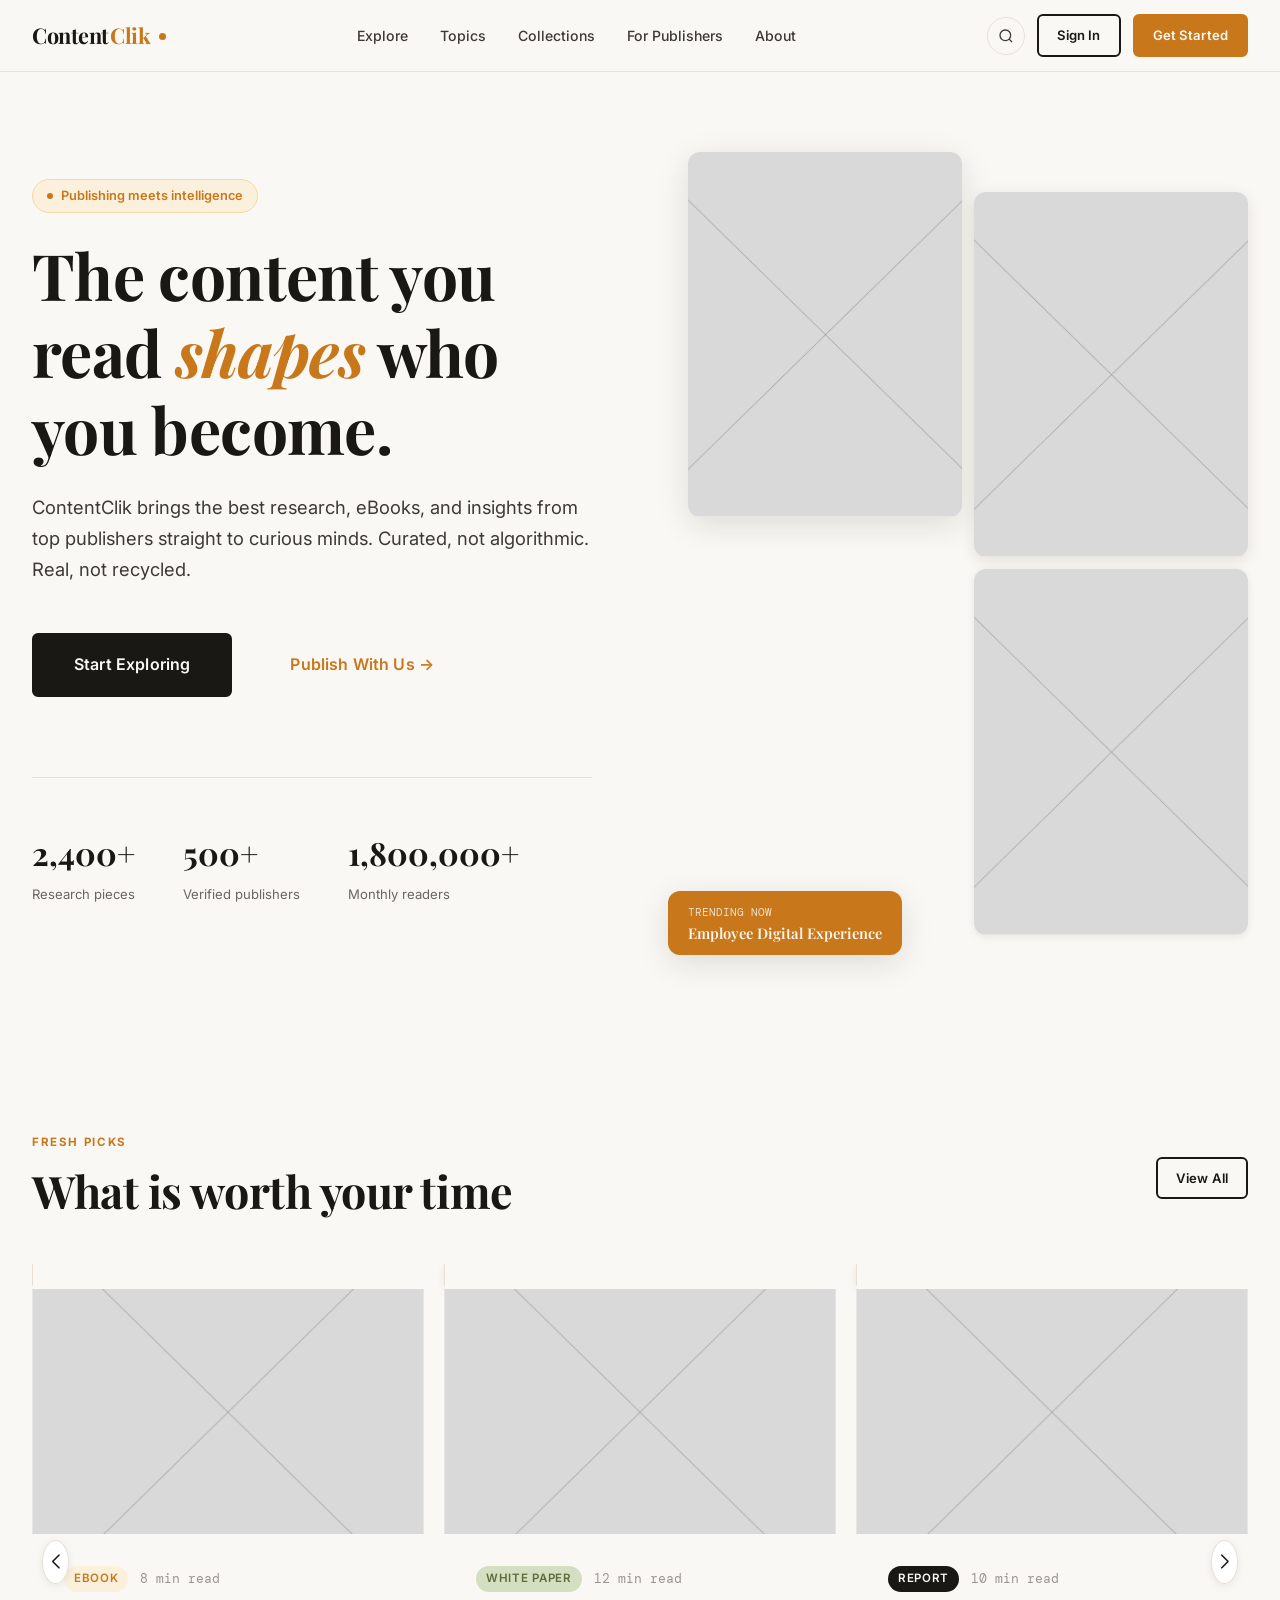
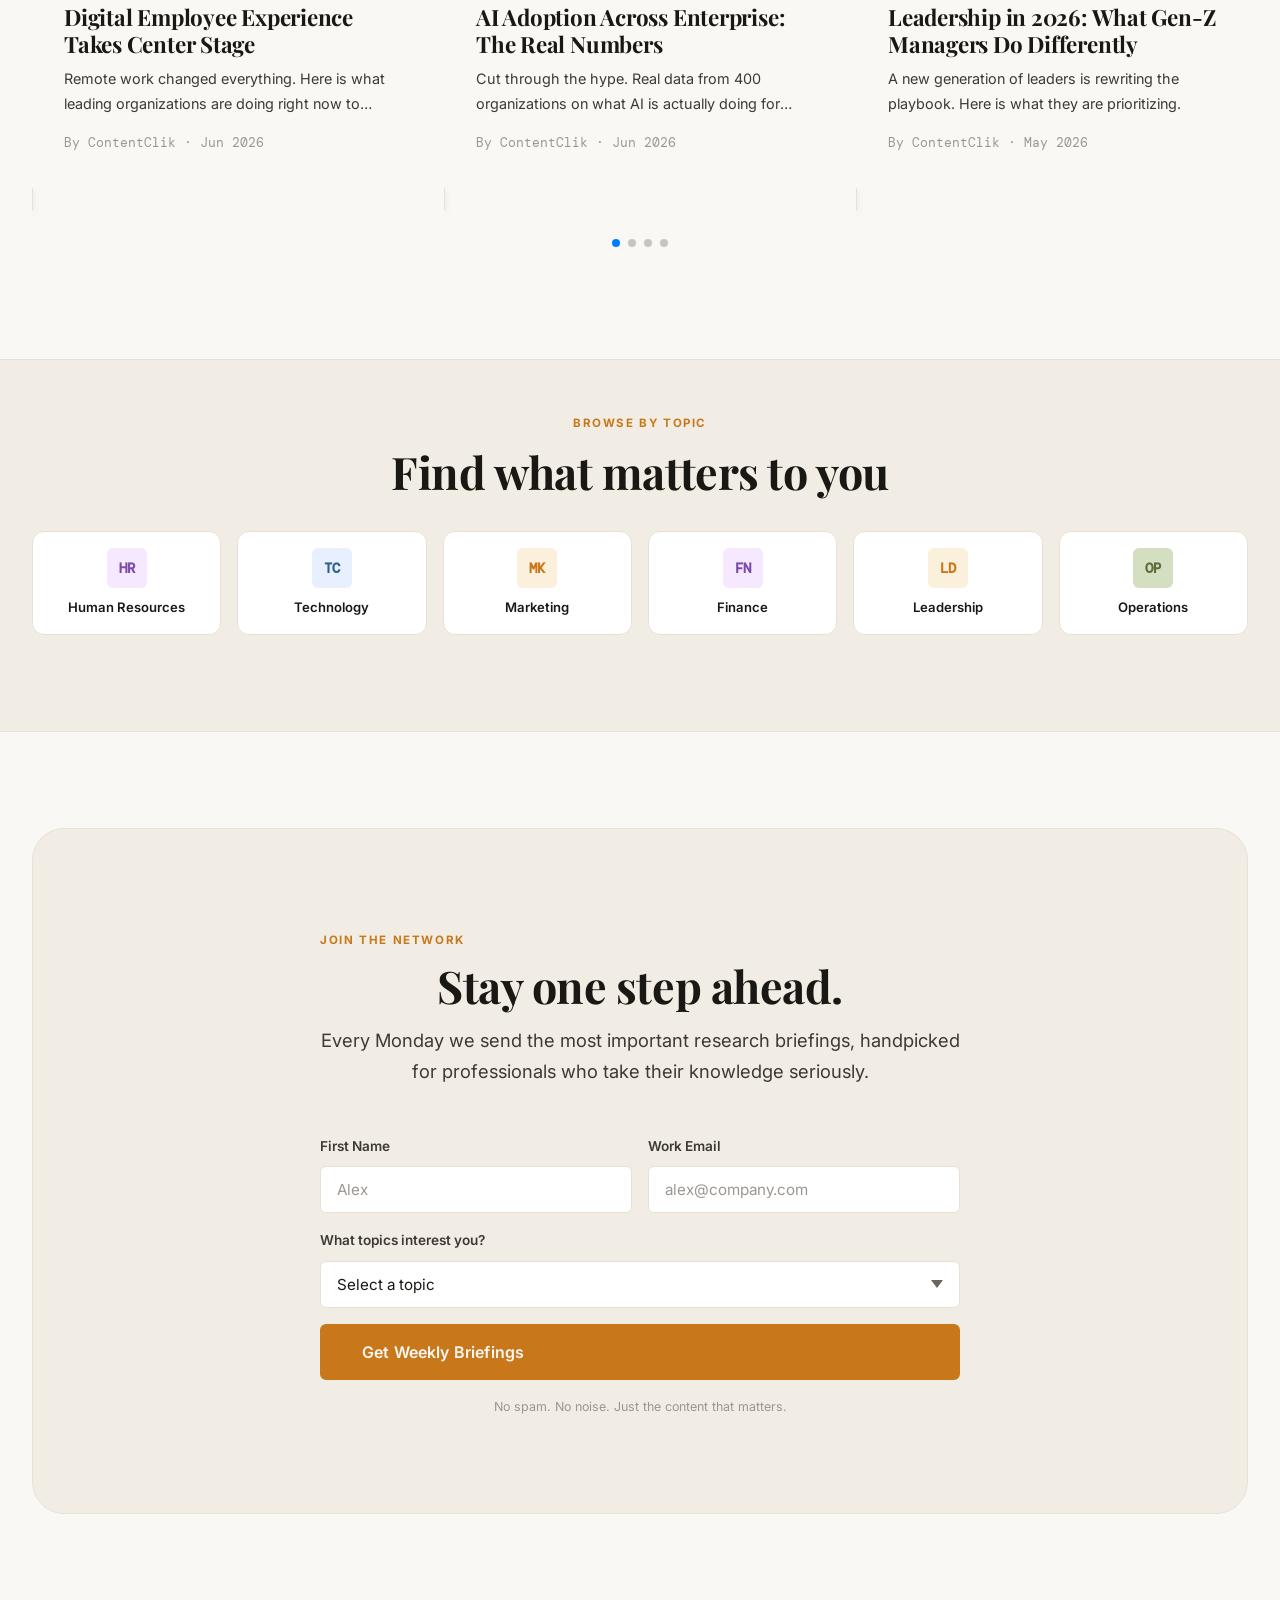
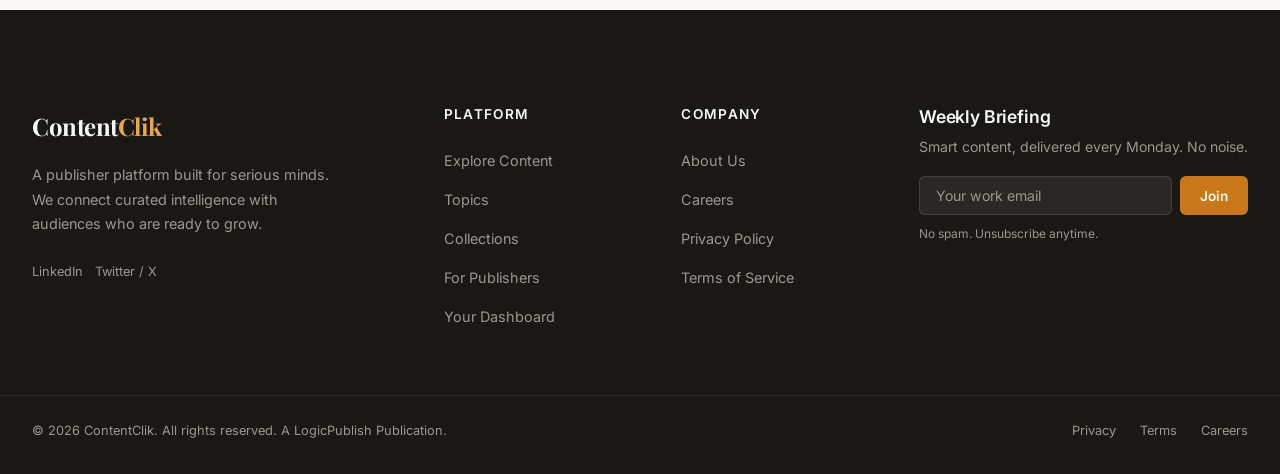
<file: test/_index.html>
<!DOCTYPE html>
<html lang="en">

<head>
    <meta charset="UTF-8" />
    <meta name="viewport" content="width=device-width, initial-scale=1.0" />
    <meta name="description"
        content="ContentClik is where great content meets its audience. Discover curated research, eBooks, reports, and guides that grow your thinking." />
    <title>ContentClik - Intelligence Worth Reading</title>
    <link rel="stylesheet" href="assets/css/main.css" />
    <link rel="stylesheet" href="assets/css/responsiveness.css" />
    <link rel="stylesheet" href="https://cdn.jsdelivr.net/npm/swiper@11/swiper-bundle.min.css" />
</head>

<body>

    <!-- NAV (injected by CommonJS) -->
    <div id="cc-nav"></div>

    <!-- =====================================================
       HERO
  ====================================================== -->
    <section class="hero">
        <div class="container">
            <div style="display:grid;grid-template-columns:1fr 1fr;gap:var(--sp-10);align-items:center;">

                <div>
                    <div class="hero-eyebrow">
                        <div class="hero-eyebrow-dot"></div>
                        Publishing meets intelligence
                    </div>
                    <h1>The content you read <em>shapes</em> who you become.</h1>
                    <p class="lead">ContentClik brings the best research, eBooks, and insights from top publishers
                        straight to curious minds. Curated, not algorithmic. Real, not recycled.</p>
                    <div class="hero-actions">
                        <a href="/explore.html" class="btn btn--primary btn--lg">Start Exploring</a>
                        <a href="/publishers.html" class="btn btn--ghost btn--lg">Publish With Us &rarr;</a>
                    </div>

                    <div class="hero-stat-row">
                        <div class="hero-stat">
                            <strong data-count="2400" data-suffix="+">0</strong>
                            <span>Research pieces</span>
                        </div>
                        <div class="hero-stat">
                            <strong data-count="500" data-suffix="+">0</strong>
                            <span>Verified publishers</span>
                        </div>
                        <div class="hero-stat">
                            <strong data-count="1800000" data-suffix="+">0</strong>
                            <span>Monthly readers</span>
                        </div>
                    </div>
                </div>

                <div style="position:relative;">
                    <div style="display:grid;grid-template-columns:1fr 1fr;gap:12px;">
                        <img src="./stencils.png" alt="Featured eBook cover: Future of Work 2026 report"
                            style="border-radius:var(--radius-md);aspect-ratio:3/4;object-fit:cover;width:100%;box-shadow:var(--shadow-lg);"
                            data-reveal />
                        <div style="display:flex;flex-direction:column;gap:12px;margin-top:40px;">
                            <img src="./stencils.png" alt="White paper: AI in Enterprise cover"
                                style="border-radius:var(--radius-md);aspect-ratio:3/4;object-fit:cover;width:100%;box-shadow:var(--shadow-md);"
                                data-reveal />
                            <img src="./stencils.png" alt="Guide: Marketing Playbook 2026 cover"
                                style="border-radius:var(--radius-md);aspect-ratio:3/4;object-fit:cover;width:100%;box-shadow:var(--shadow-sm);"
                                data-reveal />
                        </div>
                    </div>
                    <div
                        style="position:absolute;bottom:-20px;left:-20px;background:var(--amber);color:var(--ivory);border-radius:var(--radius-md);padding:12px 20px;box-shadow:var(--shadow-lg);z-index:2;">
                        <div style="font-family:var(--font-mono);font-size:0.7rem;margin-bottom:2px;opacity:0.8;">
                            TRENDING NOW</div>
                        <div style="font-family:var(--font-display);font-weight:600;font-size:0.92rem;line-height:1.3;">
                            Employee Digital Experience</div>
                    </div>
                </div>

            </div>
        </div>
    </section>

    <!-- =====================================================
       FEATURED CONTENT (Swiper)
  ====================================================== -->
    <section class="section">
        <div class="container">
            <div class="section-header flex-between" style="margin-bottom:var(--sp-6);">
                <div>
                    <div class="section-label">Fresh Picks</div>
                    <h2>What is worth your time</h2>
                </div>
                <a href="/explore.html" class="btn btn--outline btn--sm">View All</a>
            </div>

            <div class="swiper swiper-featured swiper-section">
                <div class="swiper-wrapper">

                    <div class="swiper-slide">
                        <a href="/detail.html" class="card card-featured">
                            <img src="./stencils.png"
                                alt="eBook cover: Digital Employee Experience and the remote work revolution"
                                class="card-featured-img" />
                            <div class="card-featured-body">
                                <div class="card-meta">
                                    <span class="badge badge--amber">eBook</span>
                                    <span class="caption">8 min read</span>
                                </div>
                                <h4>Digital Employee Experience Takes Center Stage</h4>
                                <p>Remote work changed everything. Here is what leading organizations are doing right
                                    now to manage it.</p>
                                <div style="margin-top:var(--sp-4);display:flex;align-items:center;gap:8px;">
                                    <span class="caption">By ContentClik</span>
                                    <span class="caption">&middot; Jun 2026</span>
                                </div>
                            </div>
                        </a>
                    </div>

                    <div class="swiper-slide">
                        <a href="/detail.html" class="card card-featured">
                            <img src="./stencils.png" alt="White paper cover: AI adoption across enterprise operations"
                                class="card-featured-img" />
                            <div class="card-featured-body">
                                <div class="card-meta">
                                    <span class="badge badge--olive">White Paper</span>
                                    <span class="caption">12 min read</span>
                                </div>
                                <h4>AI Adoption Across Enterprise: The Real Numbers</h4>
                                <p>Cut through the hype. Real data from 400 organizations on what AI is actually doing
                                    for their bottom line.</p>
                                <div style="margin-top:var(--sp-4);display:flex;align-items:center;gap:8px;">
                                    <span class="caption">By ContentClik</span>
                                    <span class="caption">&middot; Jun 2026</span>
                                </div>
                            </div>
                        </a>
                    </div>

                    <div class="swiper-slide">
                        <a href="/detail.html" class="card card-featured">
                            <img src="./stencils.png"
                                alt="Report cover: Leadership in 2026 - what Gen-Z managers are doing differently"
                                class="card-featured-img" />
                            <div class="card-featured-body">
                                <div class="card-meta">
                                    <span class="badge badge--ink">Report</span>
                                    <span class="caption">10 min read</span>
                                </div>
                                <h4>Leadership in 2026: What Gen-Z Managers Do Differently</h4>
                                <p>A new generation of leaders is rewriting the playbook. Here is what they are
                                    prioritizing.</p>
                                <div style="margin-top:var(--sp-4);display:flex;align-items:center;gap:8px;">
                                    <span class="caption">By ContentClik</span>
                                    <span class="caption">&middot; May 2026</span>
                                </div>
                            </div>
                        </a>
                    </div>

                    <div class="swiper-slide">
                        <a href="/detail.html" class="card card-featured">
                            <img src="./stencils.png" alt="Guide cover: HR technology toolkit for modern teams"
                                class="card-featured-img" />
                            <div class="card-featured-body">
                                <div class="card-meta">
                                    <span class="badge badge--outline">Guide</span>
                                    <span class="caption">7 min read</span>
                                </div>
                                <h4>The HR Technology Toolkit Every Modern Team Needs</h4>
                                <p>Stop guessing which tools actually work. This guide compares the platforms worth your
                                    budget.</p>
                                <div style="margin-top:var(--sp-4);display:flex;align-items:center;gap:8px;">
                                    <span class="caption">By ContentClik</span>
                                    <span class="caption">&middot; May 2026</span>
                                </div>
                            </div>
                        </a>
                    </div>

                </div>
                <div class="swiper-pagination"></div>
                <div class="swiper-button-prev"></div>
                <div class="swiper-button-next"></div>
            </div>
        </div>
    </section>

    <!-- =====================================================
       TOPICS QUICK BROWSE
  ====================================================== -->
    <section class="section--sm"
        style="background:var(--ivory-mid);border-top:1px solid var(--ivory-dark);border-bottom:1px solid var(--ivory-dark);">
        <div class="container">
            <div class="section-header--center section-header" style="margin-bottom:var(--sp-6);">
                <div class="section-label">Browse by Topic</div>
                <h2>Find what matters to you</h2>
            </div>

            <div class="swiper swiper-topics">
                <div class="swiper-wrapper">
                    <div class="swiper-slide" style="width:auto;">
                        <a href="/topics.html?t=hr"
                            style="display:flex;flex-direction:column;align-items:center;gap:8px;padding:16px 24px;background:#fff;border-radius:var(--radius-md);border:1px solid var(--ivory-dark);transition:all 0.2s;text-decoration:none;">
                            <div class="type-icon type-icon--guide" style="width:40px;height:40px;font-size:0.9rem;">HR
                            </div>
                            <span style="font-size:0.82rem;font-weight:600;color:var(--ink);">Human Resources</span>
                        </a>
                    </div>
                    <div class="swiper-slide" style="width:auto;">
                        <a href="/topics.html?t=tech"
                            style="display:flex;flex-direction:column;align-items:center;gap:8px;padding:16px 24px;background:#fff;border-radius:var(--radius-md);border:1px solid var(--ivory-dark);transition:all 0.2s;text-decoration:none;">
                            <div class="type-icon type-icon--webinar" style="width:40px;height:40px;font-size:0.9rem;">
                                TC</div>
                            <span style="font-size:0.82rem;font-weight:600;color:var(--ink);">Technology</span>
                        </a>
                    </div>
                    <div class="swiper-slide" style="width:auto;">
                        <a href="/topics.html?t=marketing"
                            style="display:flex;flex-direction:column;align-items:center;gap:8px;padding:16px 24px;background:#fff;border-radius:var(--radius-md);border:1px solid var(--ivory-dark);transition:all 0.2s;text-decoration:none;">
                            <div class="type-icon type-icon--amber"
                                style="width:40px;height:40px;font-size:0.9rem;background:var(--amber-bg);color:var(--amber);">
                                MK</div>
                            <span style="font-size:0.82rem;font-weight:600;color:var(--ink);">Marketing</span>
                        </a>
                    </div>
                    <div class="swiper-slide" style="width:auto;">
                        <a href="/topics.html?t=finance"
                            style="display:flex;flex-direction:column;align-items:center;gap:8px;padding:16px 24px;background:#fff;border-radius:var(--radius-md);border:1px solid var(--ivory-dark);transition:all 0.2s;text-decoration:none;">
                            <div class="type-icon type-icon--guide" style="width:40px;height:40px;font-size:0.9rem;">FN
                            </div>
                            <span style="font-size:0.82rem;font-weight:600;color:var(--ink);">Finance</span>
                        </a>
                    </div>
                    <div class="swiper-slide" style="width:auto;">
                        <a href="/topics.html?t=leadership"
                            style="display:flex;flex-direction:column;align-items:center;gap:8px;padding:16px 24px;background:#fff;border-radius:var(--radius-md);border:1px solid var(--ivory-dark);transition:all 0.2s;text-decoration:none;">
                            <div class="type-icon type-icon--ebook" style="width:40px;height:40px;font-size:0.9rem;">LD
                            </div>
                            <span style="font-size:0.82rem;font-weight:600;color:var(--ink);">Leadership</span>
                        </a>
                    </div>
                    <div class="swiper-slide" style="width:auto;">
                        <a href="/topics.html?t=ops"
                            style="display:flex;flex-direction:column;align-items:center;gap:8px;padding:16px 24px;background:#fff;border-radius:var(--radius-md);border:1px solid var(--ivory-dark);transition:all 0.2s;text-decoration:none;">
                            <div class="type-icon type-icon--report" style="width:40px;height:40px;font-size:0.9rem;">OP
                            </div>
                            <span style="font-size:0.82rem;font-weight:600;color:var(--ink);">Operations</span>
                        </a>
                    </div>
                    <div class="swiper-slide" style="width:auto;">
                        <a href="/topics.html?t=lifescience"
                            style="display:flex;flex-direction:column;align-items:center;gap:8px;padding:16px 24px;background:#fff;border-radius:var(--radius-md);border:1px solid var(--ivory-dark);transition:all 0.2s;text-decoration:none;">
                            <div class="type-icon"
                                style="width:40px;height:40px;font-size:0.9rem;background:#E8F5E9;color:#2E7D32;">LS
                            </div>
                            <span style="font-size:0.82rem;font-weight:600;color:var(--ink);">Life Sciences</span>
                        </a>
                    </div>
                    <div class="swiper-slide" style="width:auto;">
                        <a href="/topics.html?t=lifestyle"
                            style="display:flex;flex-direction:column;align-items:center;gap:8px;padding:16px 24px;background:#fff;border-radius:var(--radius-md);border:1px solid var(--ivory-dark);transition:all 0.2s;text-decoration:none;">
                            <div class="type-icon type-icon--kit" style="width:40px;height:40px;font-size:0.9rem;">LF
                            </div>
                            <span style="font-size:0.82rem;font-weight:600;color:var(--ink);">Lifestyle</span>
                        </a>
                    </div>
                </div>
            </div>
        </div>
    </section>

    <!-- =====================================================
       NEWSLETTER / FORM SECTION (compulsory)
  ====================================================== -->
    <section class="section">
        <div class="container">
            <div class="form-section">
                <div class="form-section-inner">
                    <div class="section-label">Join the Network</div>
                    <h2>Stay one step ahead.</h2>
                    <p class="lead">Every Monday we send the most important research briefings, handpicked for
                        professionals who take their knowledge seriously.</p>
                    <form class="newsletter-form"
                        style="display:flex;flex-direction:column;gap:var(--sp-4);margin-top:var(--sp-5);">
                        <div class="form-row">
                            <div class="form-group">
                                <label class="form-label">First Name</label>
                                <input type="text" class="form-input" placeholder="Alex" data-required />
                                <span class="form-error" style="display:none;"></span>
                            </div>
                            <div class="form-group">
                                <label class="form-label">Work Email</label>
                                <input type="email" class="form-input" placeholder="alex@company.com" data-required />
                                <span class="form-error" style="display:none;"></span>
                            </div>
                        </div>
                        <div class="form-group">
                            <label class="form-label">What topics interest you?</label>
                            <select class="form-input form-select">
                                <option value="">Select a topic</option>
                                <option>Human Resources</option>
                                <option>Technology</option>
                                <option>Marketing</option>
                                <option>Leadership</option>
                                <option>Finance</option>
                                <option>Operations</option>
                            </select>
                        </div>
                        <button type="submit" class="btn btn--amber btn--lg" style="width:100%;">Get Weekly
                            Briefings</button>
                        <p style="font-size:0.78rem;color:var(--ink-light);text-align:center;">No spam. No noise. Just
                            the content that matters.</p>
                    </form>
                </div>
            </div>
        </div>
    </section>

    <!-- FOOTER -->
    <footer id="cc-footer"></footer>

    <script src="https://cdn.jsdelivr.net/npm/swiper@11/swiper-bundle.min.js"></script>
    <script src="modules/nav.js"></script>
    <script src="modules/footer.js"></script>
    <script src="assets/js/app.js"></script>
</body>

</html>
</file>
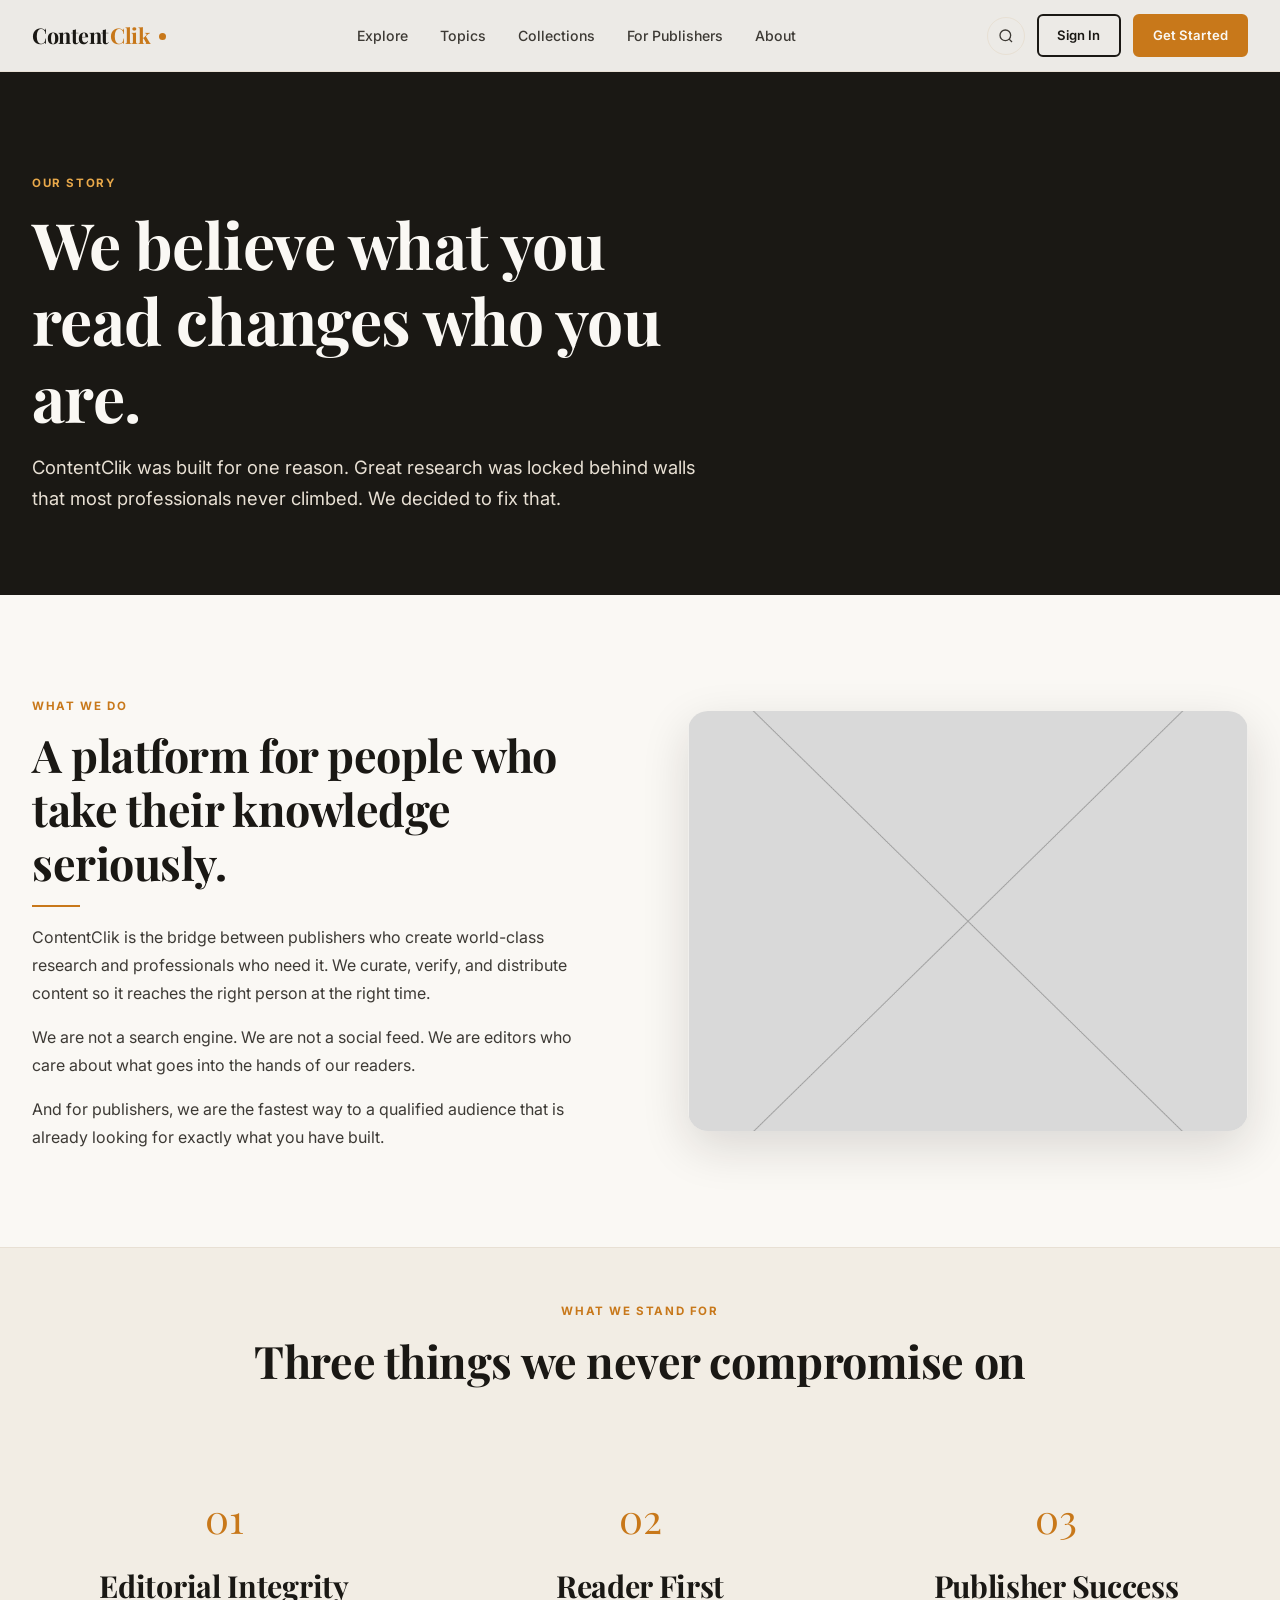
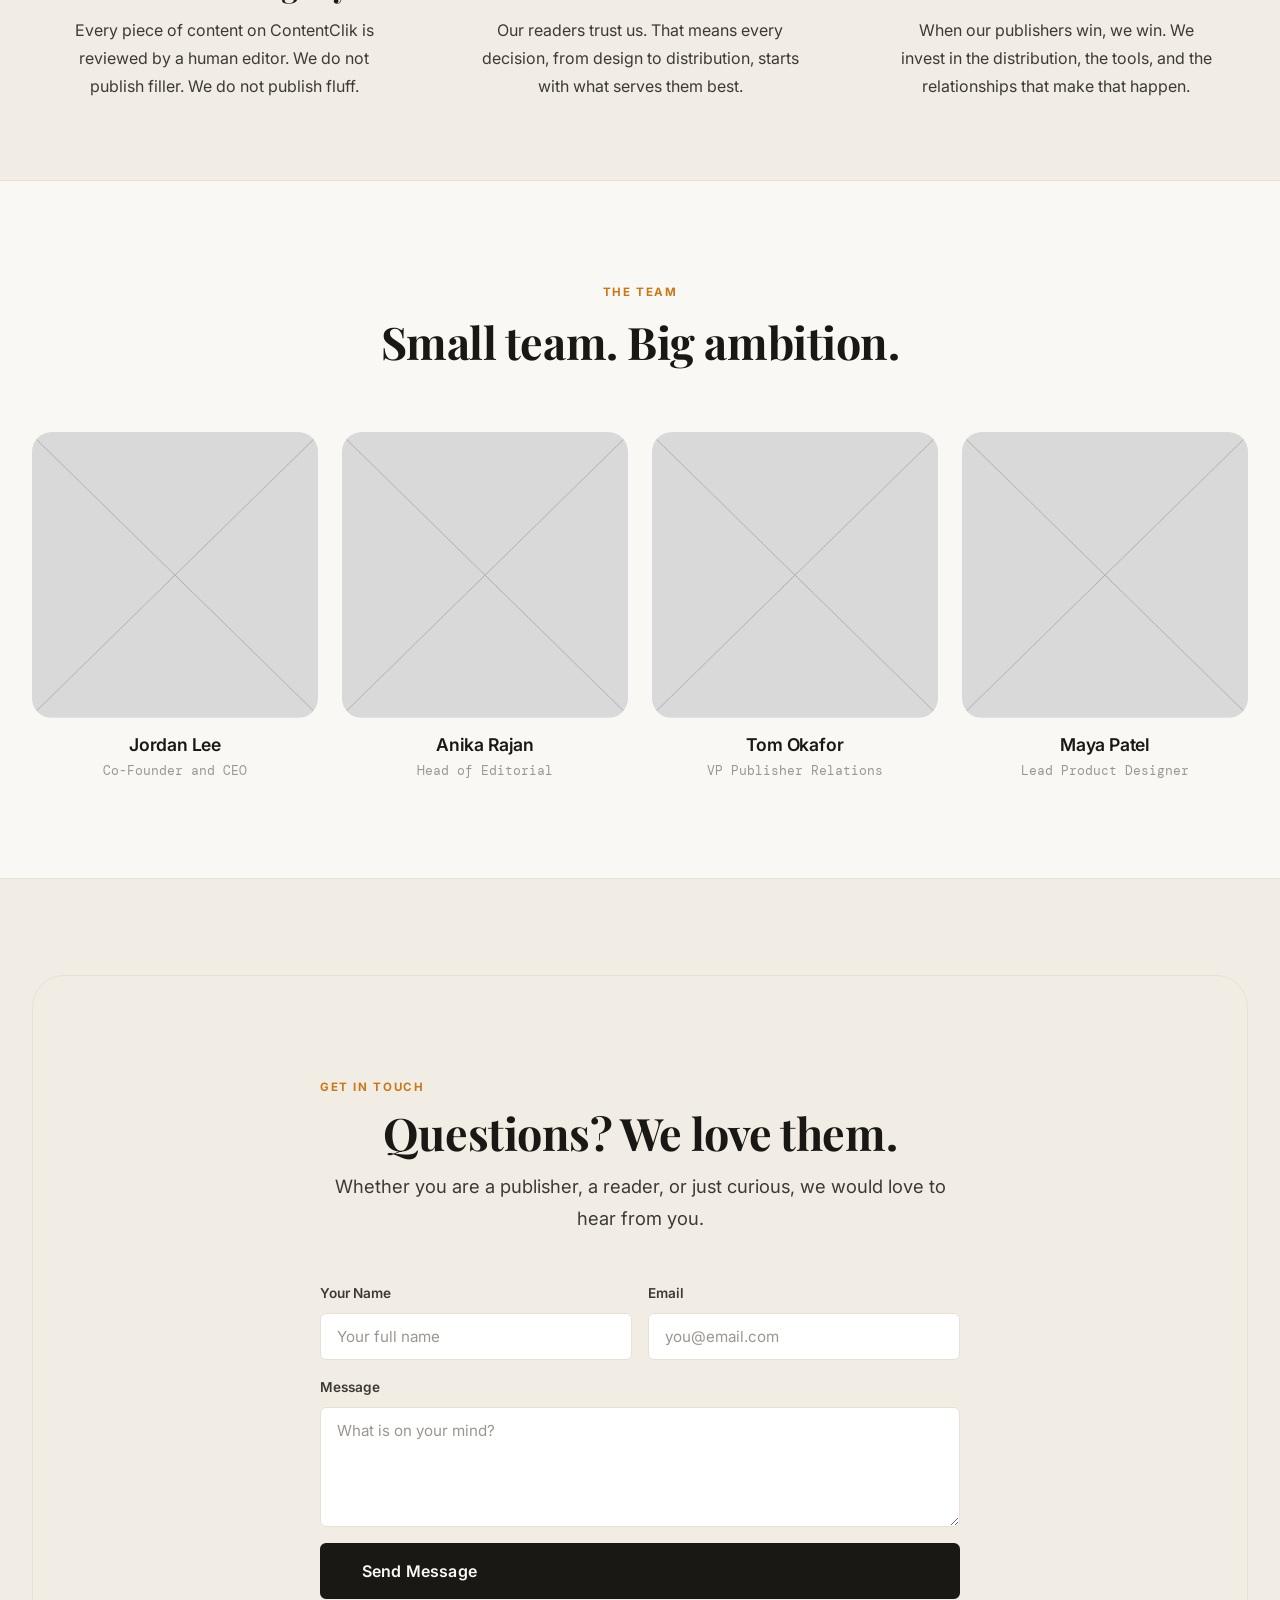
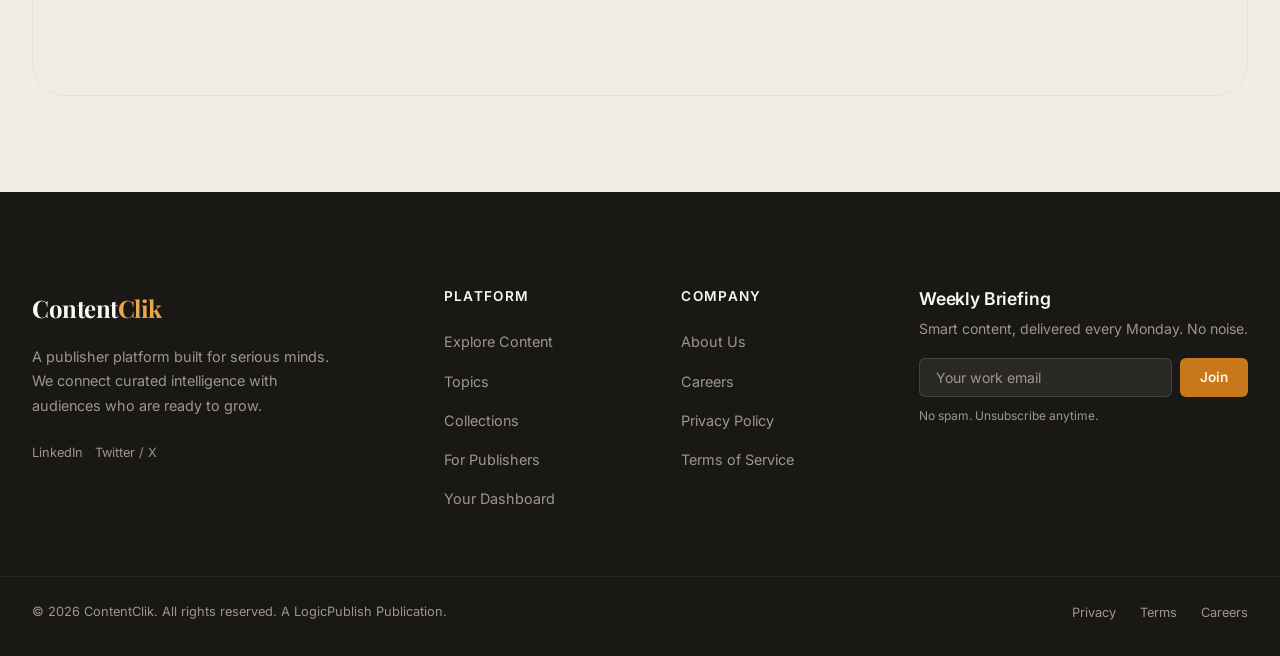
<file: test/about.html>
<!DOCTYPE html>
<html lang="en">

<head>
  <meta charset="UTF-8" />
  <meta name="viewport" content="width=device-width, initial-scale=1.0" />
  <meta name="description"
    content="ContentClik is a publisher platform built to connect smart content with curious professionals." />
  <title>About - ContentClik</title>
  <link rel="stylesheet" href="assets/css/main.css" />
  <link rel="stylesheet" href="assets/css/responsiveness.css" />
  <link rel="stylesheet" href="https://cdn.jsdelivr.net/npm/swiper@11/swiper-bundle.min.css" />
</head>

<body>

  <div id="cc-nav"></div>

  <!-- PAGE HEADER -->
  <div class="page-header page-header--dark">
    <div class="container">
      <div style="max-width:700px;">
        <div class="section-label" style="color:var(--amber-light);">Our Story</div>
        <h1>We believe what you read changes who you are.</h1>
        <p class="lead" style="margin-top:var(--sp-4);color:var(--ivory-dark);">ContentClik was built for one reason.
          Great research was locked behind walls that most professionals never climbed. We decided to fix that.</p>
      </div>
    </div>
  </div>

  <!-- =====================================================
       MISSION SECTION
  ====================================================== -->
  <section class="section">
    <div class="container">
      <div style="display:grid;grid-template-columns:1fr 1fr;gap:var(--sp-10);align-items:center;">
        <div data-reveal>
          <div class="section-label">What We Do</div>
          <h2>A platform for people who take their knowledge seriously.</h2>
          <div class="section-divider"></div>
          <p style="margin-top:var(--sp-4);">ContentClik is the bridge between publishers who create world-class
            research and professionals who need it. We curate, verify, and distribute content so it reaches the right
            person at the right time.</p>
          <p style="margin-top:var(--sp-4);">We are not a search engine. We are not a social feed. We are editors who
            care about what goes into the hands of our readers.</p>
          <p style="margin-top:var(--sp-4);">And for publishers, we are the fastest way to a qualified audience that is
            already looking for exactly what you have built.</p>
        </div>
        <div data-reveal>
          <img src="./stencils.png"
            alt="ContentClik editorial team working in a modern open office space with research and content displays"
            style="width:100%;border-radius:var(--radius-lg);aspect-ratio:4/3;object-fit:cover;box-shadow:var(--shadow-xl);" />
        </div>
      </div>
    </div>
  </section>

  <!-- =====================================================
       VALUES
  ====================================================== -->
  <section class="section--sm"
    style="background:var(--ivory-mid);border-top:1px solid var(--ivory-dark);border-bottom:1px solid var(--ivory-dark);">
    <div class="container">
      <div class="section-header section-header--center">
        <div class="section-label">What We Stand For</div>
        <h2>Three things we never compromise on</h2>
      </div>
      <div class="grid-3" style="margin-top:var(--sp-8);">
        <div data-reveal style="text-align:center;padding:var(--sp-6);">
          <div style="font-family:var(--font-display);font-size:2.5rem;color:var(--amber);margin-bottom:var(--sp-4);">01
          </div>
          <h3>Editorial Integrity</h3>
          <p style="margin-top:var(--sp-3);">Every piece of content on ContentClik is reviewed by a human editor. We do
            not publish filler. We do not publish fluff.</p>
        </div>
        <div data-reveal style="text-align:center;padding:var(--sp-6);">
          <div style="font-family:var(--font-display);font-size:2.5rem;color:var(--amber);margin-bottom:var(--sp-4);">02
          </div>
          <h3>Reader First</h3>
          <p style="margin-top:var(--sp-3);">Our readers trust us. That means every decision, from design to
            distribution, starts with what serves them best.</p>
        </div>
        <div data-reveal style="text-align:center;padding:var(--sp-6);">
          <div style="font-family:var(--font-display);font-size:2.5rem;color:var(--amber);margin-bottom:var(--sp-4);">03
          </div>
          <h3>Publisher Success</h3>
          <p style="margin-top:var(--sp-3);">When our publishers win, we win. We invest in the distribution, the tools,
            and the relationships that make that happen.</p>
        </div>
      </div>
    </div>
  </section>

  <!-- =====================================================
       TEAM SECTION
  ====================================================== -->
  <section class="section">
    <div class="container">
      <div class="section-header section-header--center" style="margin-bottom:var(--sp-8);">
        <div class="section-label">The Team</div>
        <h2>Small team. Big ambition.</h2>
      </div>
      <div class="grid-4">
        <div style="text-align:center;" data-reveal>
          <img src="./stencils.png" alt="Portrait of ContentClik co-founder and CEO"
            style="width:100%;aspect-ratio:1;object-fit:cover;border-radius:var(--radius-lg);margin-bottom:var(--sp-4);" />
          <h5>Jordan Lee</h5>
          <p class="caption" style="margin-top:4px;">Co-Founder and CEO</p>
        </div>
        <div style="text-align:center;" data-reveal>
          <img src="./stencils.png" alt="Portrait of ContentClik Head of Editorial"
            style="width:100%;aspect-ratio:1;object-fit:cover;border-radius:var(--radius-lg);margin-bottom:var(--sp-4);" />
          <h5>Anika Rajan</h5>
          <p class="caption" style="margin-top:4px;">Head of Editorial</p>
        </div>
        <div style="text-align:center;" data-reveal>
          <img src="./stencils.png" alt="Portrait of ContentClik VP of Publisher Relations"
            style="width:100%;aspect-ratio:1;object-fit:cover;border-radius:var(--radius-lg);margin-bottom:var(--sp-4);" />
          <h5>Tom Okafor</h5>
          <p class="caption" style="margin-top:4px;">VP Publisher Relations</p>
        </div>
        <div style="text-align:center;" data-reveal>
          <img src="./stencils.png" alt="Portrait of ContentClik Lead Product Designer"
            style="width:100%;aspect-ratio:1;object-fit:cover;border-radius:var(--radius-lg);margin-bottom:var(--sp-4);" />
          <h5>Maya Patel</h5>
          <p class="caption" style="margin-top:4px;">Lead Product Designer</p>
        </div>
      </div>
    </div>
  </section>

  <!-- FORM SECTION (compulsory) -->
  <section class="section" style="background:var(--ivory-mid);border-top:1px solid var(--ivory-dark);">
    <div class="container">
      <div class="form-section">
        <div class="form-section-inner">
          <div class="section-label">Get In Touch</div>
          <h2>Questions? We love them.</h2>
          <p class="lead">Whether you are a publisher, a reader, or just curious, we would love to hear from you.</p>
          <form style="display:flex;flex-direction:column;gap:var(--sp-4);margin-top:var(--sp-6);">
            <div class="form-row">
              <div class="form-group">
                <label class="form-label">Your Name</label>
                <input type="text" class="form-input" placeholder="Your full name" data-required />
                <span class="form-error" style="display:none;"></span>
              </div>
              <div class="form-group">
                <label class="form-label">Email</label>
                <input type="email" class="form-input" placeholder="you@email.com" data-required />
                <span class="form-error" style="display:none;"></span>
              </div>
            </div>
            <div class="form-group">
              <label class="form-label">Message</label>
              <textarea class="form-input form-textarea" placeholder="What is on your mind?" data-required></textarea>
              <span class="form-error" style="display:none;"></span>
            </div>
            <button type="submit" class="btn btn--primary btn--lg" style="width:100%;"
              onclick="if(validateForm(this.form)){showToast('Message sent. We will reply within 24 hours.','success');this.form.reset();return false;}return false;">Send
              Message</button>
          </form>
        </div>
      </div>
    </div>
  </section>

  <footer id="cc-footer"></footer>

  <script src="https://cdn.jsdelivr.net/npm/swiper@11/swiper-bundle.min.js"></script>
  <script src="modules/nav.js"></script>
  <script src="modules/footer.js"></script>
  <script src="assets/js/app.js"></script>
</body>

</html>
</file>
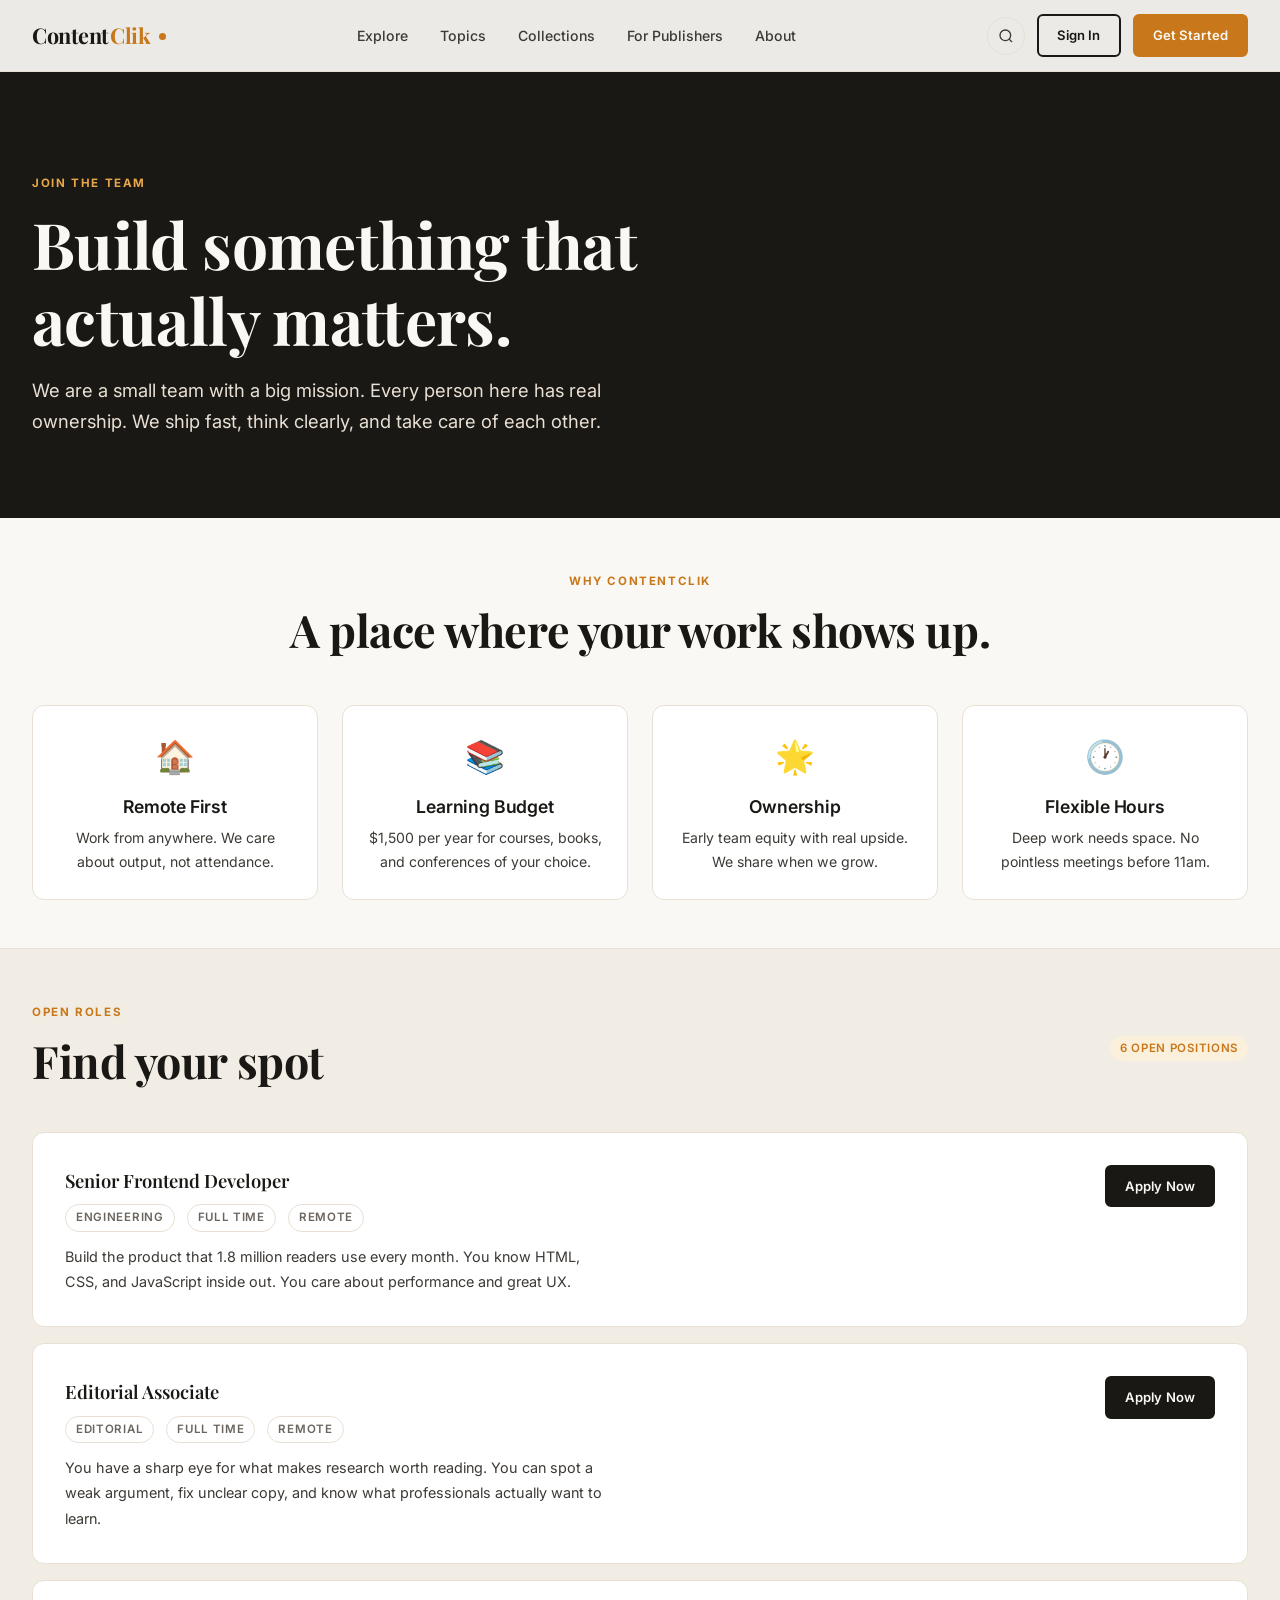
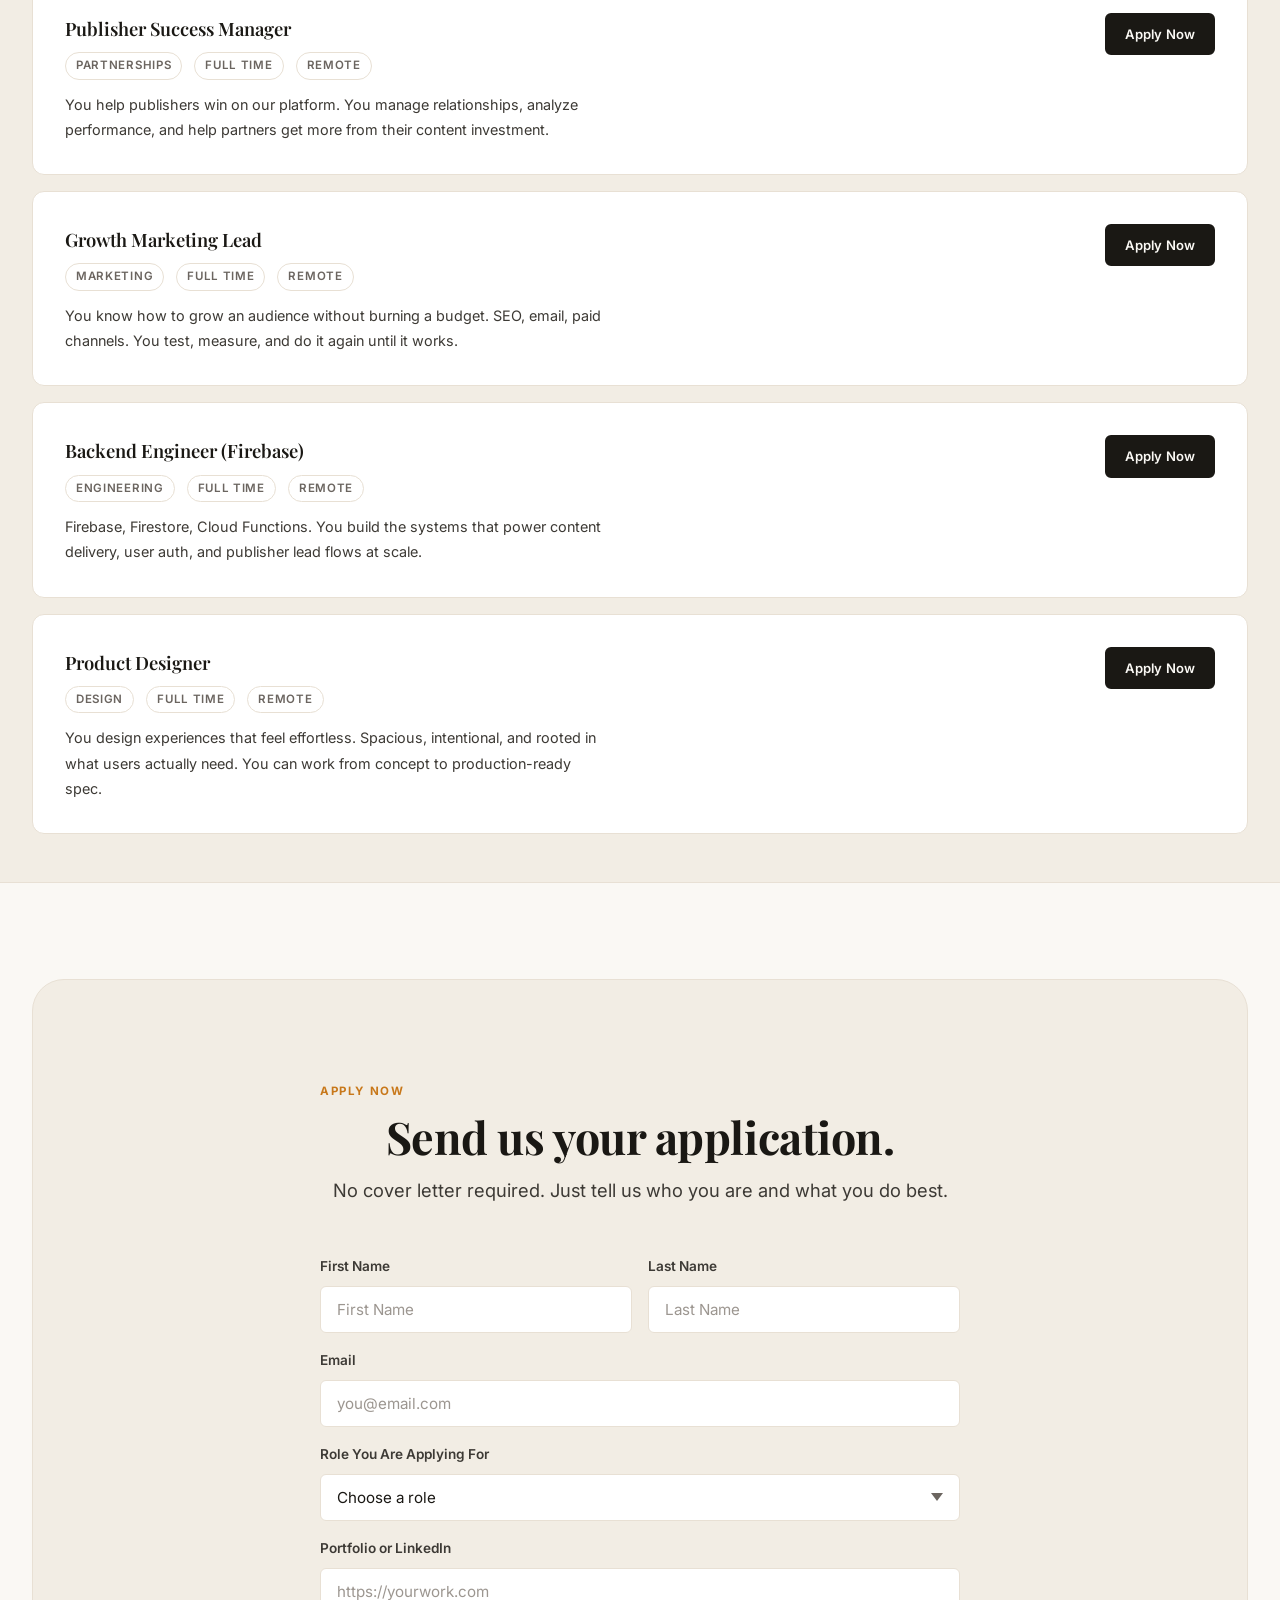
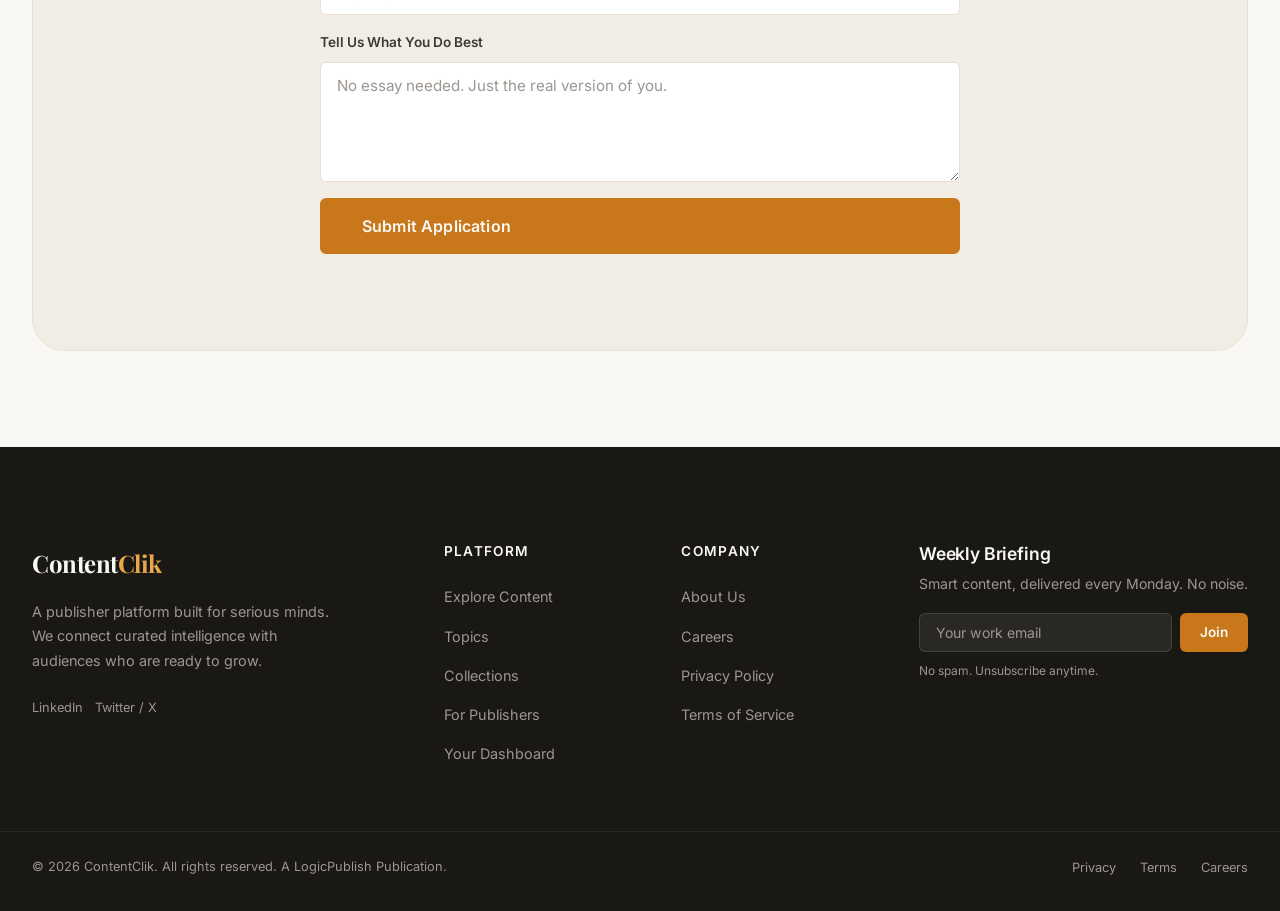
<file: test/careers.html>
<!DOCTYPE html>
<html lang="en">

<head>
  <meta charset="UTF-8" />
  <meta name="viewport" content="width=device-width, initial-scale=1.0" />
  <meta name="description"
    content="Join the ContentClik team. We are building the future of professional content discovery." />
  <title>Careers - ContentClik</title>
  <link rel="stylesheet" href="assets/css/main.css" />
  <link rel="stylesheet" href="assets/css/responsiveness.css" />
  <link rel="stylesheet" href="https://cdn.jsdelivr.net/npm/swiper@11/swiper-bundle.min.css" />
</head>

<body>

  <div id="cc-nav"></div>

  <!-- PAGE HEADER -->
  <div class="page-header page-header--dark">
    <div class="container">
      <div style="max-width:640px;">
        <div class="section-label" style="color:var(--amber-light);">Join the Team</div>
        <h1>Build something that actually matters.</h1>
        <p class="lead" style="margin-top:var(--sp-4);color:var(--ivory-dark);">We are a small team with a big mission.
          Every person here has real ownership. We ship fast, think clearly, and take care of each other.</p>
      </div>
    </div>
  </div>

  <!-- =====================================================
       PERKS
  ====================================================== -->
  <section class="section--sm">
    <div class="container">
      <div class="section-header section-header--center" style="margin-bottom:var(--sp-7);">
        <div class="section-label">Why ContentClik</div>
        <h2>A place where your work shows up.</h2>
      </div>
      <div class="grid-4">
        <div data-reveal
          style="padding:var(--sp-5);background:#fff;border-radius:var(--radius-md);border:1px solid var(--ivory-dark);text-align:center;">
          <div style="font-size:2rem;margin-bottom:var(--sp-3);">&#127968;</div>
          <h5>Remote First</h5>
          <p style="font-size:0.88rem;margin-top:var(--sp-2);">Work from anywhere. We care about output, not attendance.
          </p>
        </div>
        <div data-reveal
          style="padding:var(--sp-5);background:#fff;border-radius:var(--radius-md);border:1px solid var(--ivory-dark);text-align:center;">
          <div style="font-size:2rem;margin-bottom:var(--sp-3);">&#128218;</div>
          <h5>Learning Budget</h5>
          <p style="font-size:0.88rem;margin-top:var(--sp-2);">$1,500 per year for courses, books, and conferences of
            your choice.</p>
        </div>
        <div data-reveal
          style="padding:var(--sp-5);background:#fff;border-radius:var(--radius-md);border:1px solid var(--ivory-dark);text-align:center;">
          <div style="font-size:2rem;margin-bottom:var(--sp-3);">&#127775;</div>
          <h5>Ownership</h5>
          <p style="font-size:0.88rem;margin-top:var(--sp-2);">Early team equity with real upside. We share when we
            grow.</p>
        </div>
        <div data-reveal
          style="padding:var(--sp-5);background:#fff;border-radius:var(--radius-md);border:1px solid var(--ivory-dark);text-align:center;">
          <div style="font-size:2rem;margin-bottom:var(--sp-3);">&#128336;</div>
          <h5>Flexible Hours</h5>
          <p style="font-size:0.88rem;margin-top:var(--sp-2);">Deep work needs space. No pointless meetings before 11am.
          </p>
        </div>
      </div>
    </div>
  </section>

  <!-- =====================================================
       OPEN ROLES
  ====================================================== -->
  <section class="section--sm"
    style="background:var(--ivory-mid);border-top:1px solid var(--ivory-dark);border-bottom:1px solid var(--ivory-dark);">
    <div class="container">
      <div class="section-header flex-between" style="margin-bottom:var(--sp-6);">
        <div>
          <div class="section-label">Open Roles</div>
          <h2>Find your spot</h2>
        </div>
        <span class="badge badge--amber">6 Open Positions</span>
      </div>

      <div style="display:flex;flex-direction:column;gap:var(--sp-4);">

        <div class="job-card" data-reveal>
          <div>
            <div class="job-title">Senior Frontend Developer</div>
            <div class="job-meta" style="margin-top:var(--sp-2);">
              <span class="badge badge--outline">Engineering</span>
              <span class="badge badge--outline">Full Time</span>
              <span class="badge badge--outline">Remote</span>
            </div>
            <p style="font-size:0.9rem;margin-top:var(--sp-3);max-width:540px;">Build the product that 1.8 million
              readers use every month. You know HTML, CSS, and JavaScript inside out. You care about performance and
              great UX.</p>
          </div>
          <a href="#careerForm" class="btn btn--primary btn--sm" style="flex-shrink:0;">Apply Now</a>
        </div>

        <div class="job-card" data-reveal>
          <div>
            <div class="job-title">Editorial Associate</div>
            <div class="job-meta" style="margin-top:var(--sp-2);">
              <span class="badge badge--outline">Editorial</span>
              <span class="badge badge--outline">Full Time</span>
              <span class="badge badge--outline">Remote</span>
            </div>
            <p style="font-size:0.9rem;margin-top:var(--sp-3);max-width:540px;">You have a sharp eye for what makes
              research worth reading. You can spot a weak argument, fix unclear copy, and know what professionals
              actually want to learn.</p>
          </div>
          <a href="#careerForm" class="btn btn--primary btn--sm" style="flex-shrink:0;">Apply Now</a>
        </div>

        <div class="job-card" data-reveal>
          <div>
            <div class="job-title">Publisher Success Manager</div>
            <div class="job-meta" style="margin-top:var(--sp-2);">
              <span class="badge badge--outline">Partnerships</span>
              <span class="badge badge--outline">Full Time</span>
              <span class="badge badge--outline">Remote</span>
            </div>
            <p style="font-size:0.9rem;margin-top:var(--sp-3);max-width:540px;">You help publishers win on our platform.
              You manage relationships, analyze performance, and help partners get more from their content investment.
            </p>
          </div>
          <a href="#careerForm" class="btn btn--primary btn--sm" style="flex-shrink:0;">Apply Now</a>
        </div>

        <div class="job-card" data-reveal>
          <div>
            <div class="job-title">Growth Marketing Lead</div>
            <div class="job-meta" style="margin-top:var(--sp-2);">
              <span class="badge badge--outline">Marketing</span>
              <span class="badge badge--outline">Full Time</span>
              <span class="badge badge--outline">Remote</span>
            </div>
            <p style="font-size:0.9rem;margin-top:var(--sp-3);max-width:540px;">You know how to grow an audience without
              burning a budget. SEO, email, paid channels. You test, measure, and do it again until it works.</p>
          </div>
          <a href="#careerForm" class="btn btn--primary btn--sm" style="flex-shrink:0;">Apply Now</a>
        </div>

        <div class="job-card" data-reveal>
          <div>
            <div class="job-title">Backend Engineer (Firebase)</div>
            <div class="job-meta" style="margin-top:var(--sp-2);">
              <span class="badge badge--outline">Engineering</span>
              <span class="badge badge--outline">Full Time</span>
              <span class="badge badge--outline">Remote</span>
            </div>
            <p style="font-size:0.9rem;margin-top:var(--sp-3);max-width:540px;">Firebase, Firestore, Cloud Functions.
              You build the systems that power content delivery, user auth, and publisher lead flows at scale.</p>
          </div>
          <a href="#careerForm" class="btn btn--primary btn--sm" style="flex-shrink:0;">Apply Now</a>
        </div>

        <div class="job-card" data-reveal>
          <div>
            <div class="job-title">Product Designer</div>
            <div class="job-meta" style="margin-top:var(--sp-2);">
              <span class="badge badge--outline">Design</span>
              <span class="badge badge--outline">Full Time</span>
              <span class="badge badge--outline">Remote</span>
            </div>
            <p style="font-size:0.9rem;margin-top:var(--sp-3);max-width:540px;">You design experiences that feel
              effortless. Spacious, intentional, and rooted in what users actually need. You can work from concept to
              production-ready spec.</p>
          </div>
          <a href="#careerForm" class="btn btn--primary btn--sm" style="flex-shrink:0;">Apply Now</a>
        </div>

      </div>
    </div>
  </section>

  <!-- =====================================================
       FORM SECTION (compulsory)
  ====================================================== -->
  <section class="section" id="careerForm">
    <div class="container">
      <div class="form-section">
        <div class="form-section-inner">
          <div class="section-label">Apply Now</div>
          <h2>Send us your application.</h2>
          <p class="lead">No cover letter required. Just tell us who you are and what you do best.</p>
          <form style="display:flex;flex-direction:column;gap:var(--sp-4);margin-top:var(--sp-6);">
            <div class="form-row">
              <div class="form-group">
                <label class="form-label">First Name</label>
                <input type="text" class="form-input" placeholder="First Name" data-required />
                <span class="form-error" style="display:none;"></span>
              </div>
              <div class="form-group">
                <label class="form-label">Last Name</label>
                <input type="text" class="form-input" placeholder="Last Name" data-required />
                <span class="form-error" style="display:none;"></span>
              </div>
            </div>
            <div class="form-group">
              <label class="form-label">Email</label>
              <input type="email" class="form-input" placeholder="you@email.com" data-required />
              <span class="form-error" style="display:none;"></span>
            </div>
            <div class="form-group">
              <label class="form-label">Role You Are Applying For</label>
              <select class="form-input form-select">
                <option value="">Choose a role</option>
                <option>Senior Frontend Developer</option>
                <option>Editorial Associate</option>
                <option>Publisher Success Manager</option>
                <option>Growth Marketing Lead</option>
                <option>Backend Engineer</option>
                <option>Product Designer</option>
              </select>
            </div>
            <div class="form-group">
              <label class="form-label">Portfolio or LinkedIn</label>
              <input type="url" class="form-input" placeholder="https://yourwork.com" />
            </div>
            <div class="form-group">
              <label class="form-label">Tell Us What You Do Best</label>
              <textarea class="form-input form-textarea" placeholder="No essay needed. Just the real version of you."
                data-required></textarea>
              <span class="form-error" style="display:none;"></span>
            </div>
            <button type="submit" class="btn btn--amber btn--lg" style="width:100%;"
              onclick="if(validateForm(this.form)){showToast('Application received. We read every single one.','success');this.form.reset();return false;}return false;">Submit
              Application</button>
          </form>
        </div>
      </div>
    </div>
  </section>

  <footer id="cc-footer"></footer>

  <script src="https://cdn.jsdelivr.net/npm/swiper@11/swiper-bundle.min.js"></script>
  <script src="modules/nav.js"></script>
  <script src="modules/footer.js"></script>
  <script src="assets/js/app.js"></script>
</body>

</html>
</file>
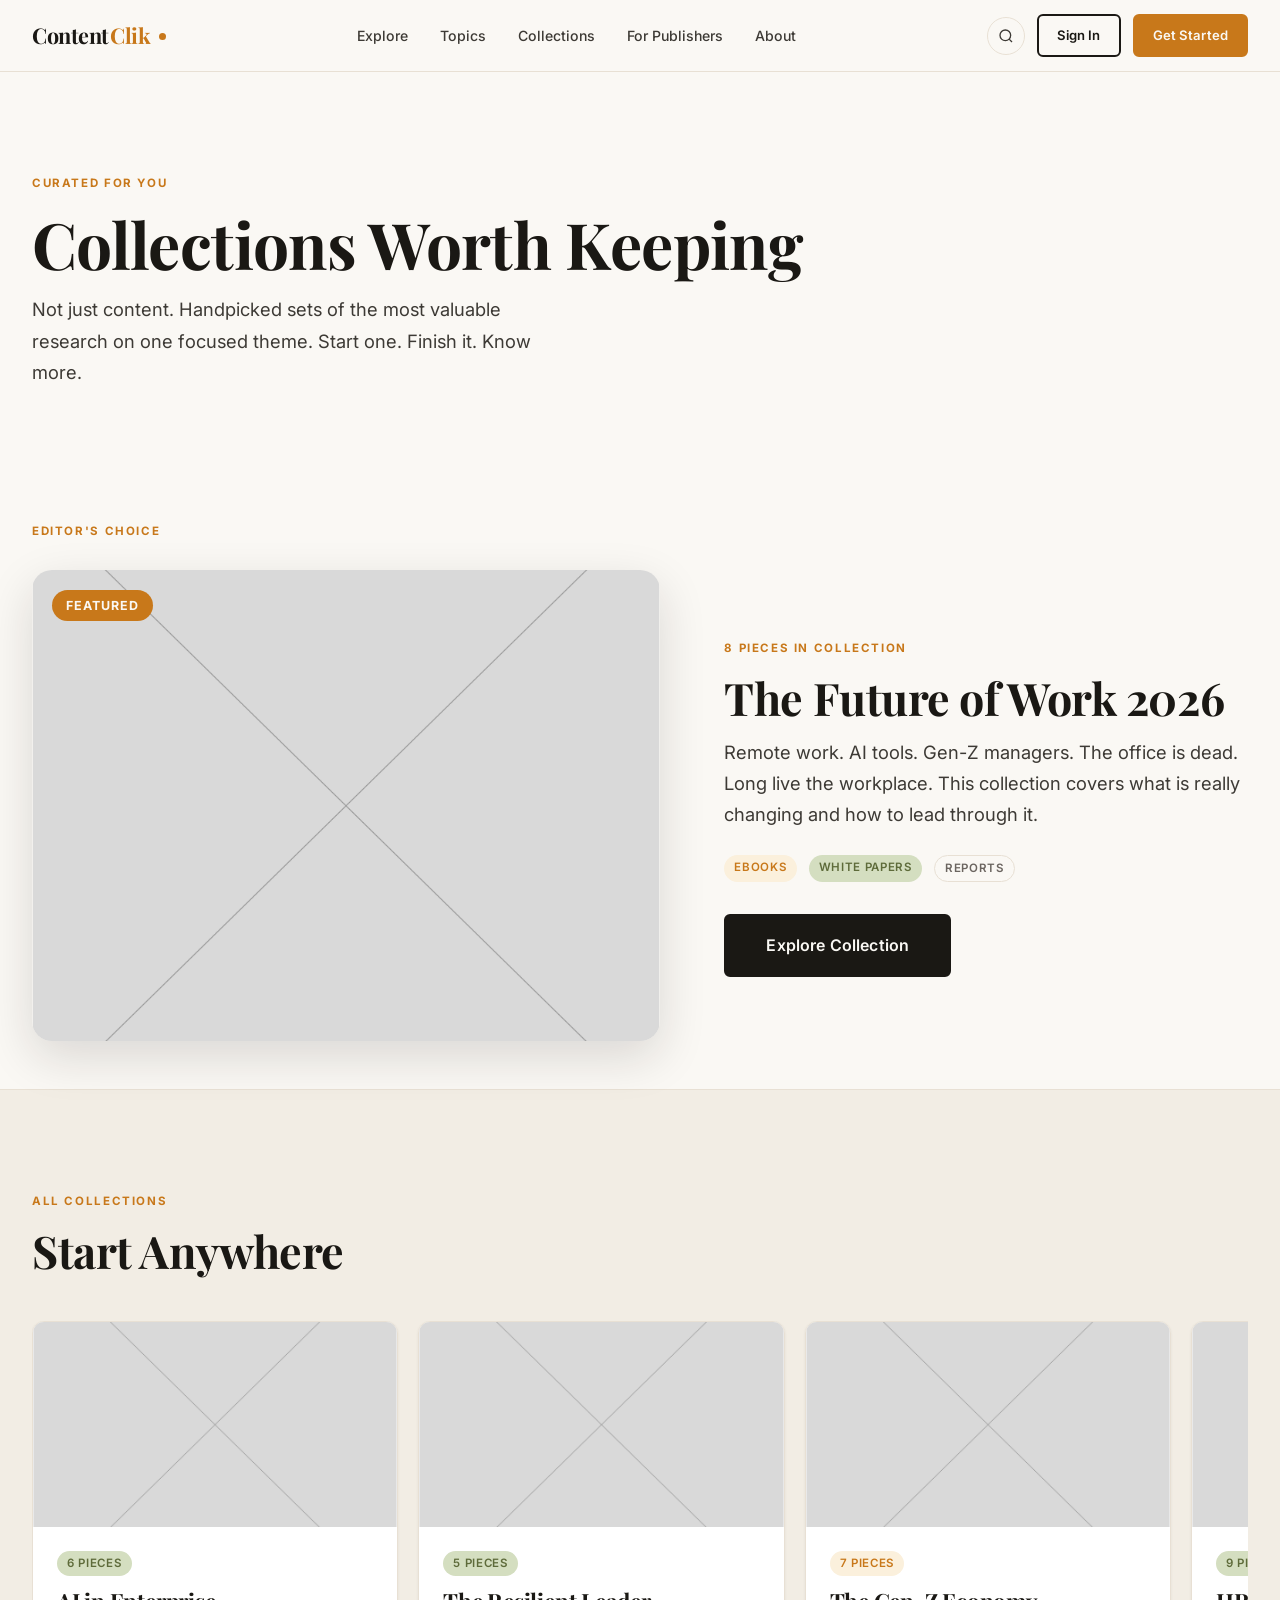
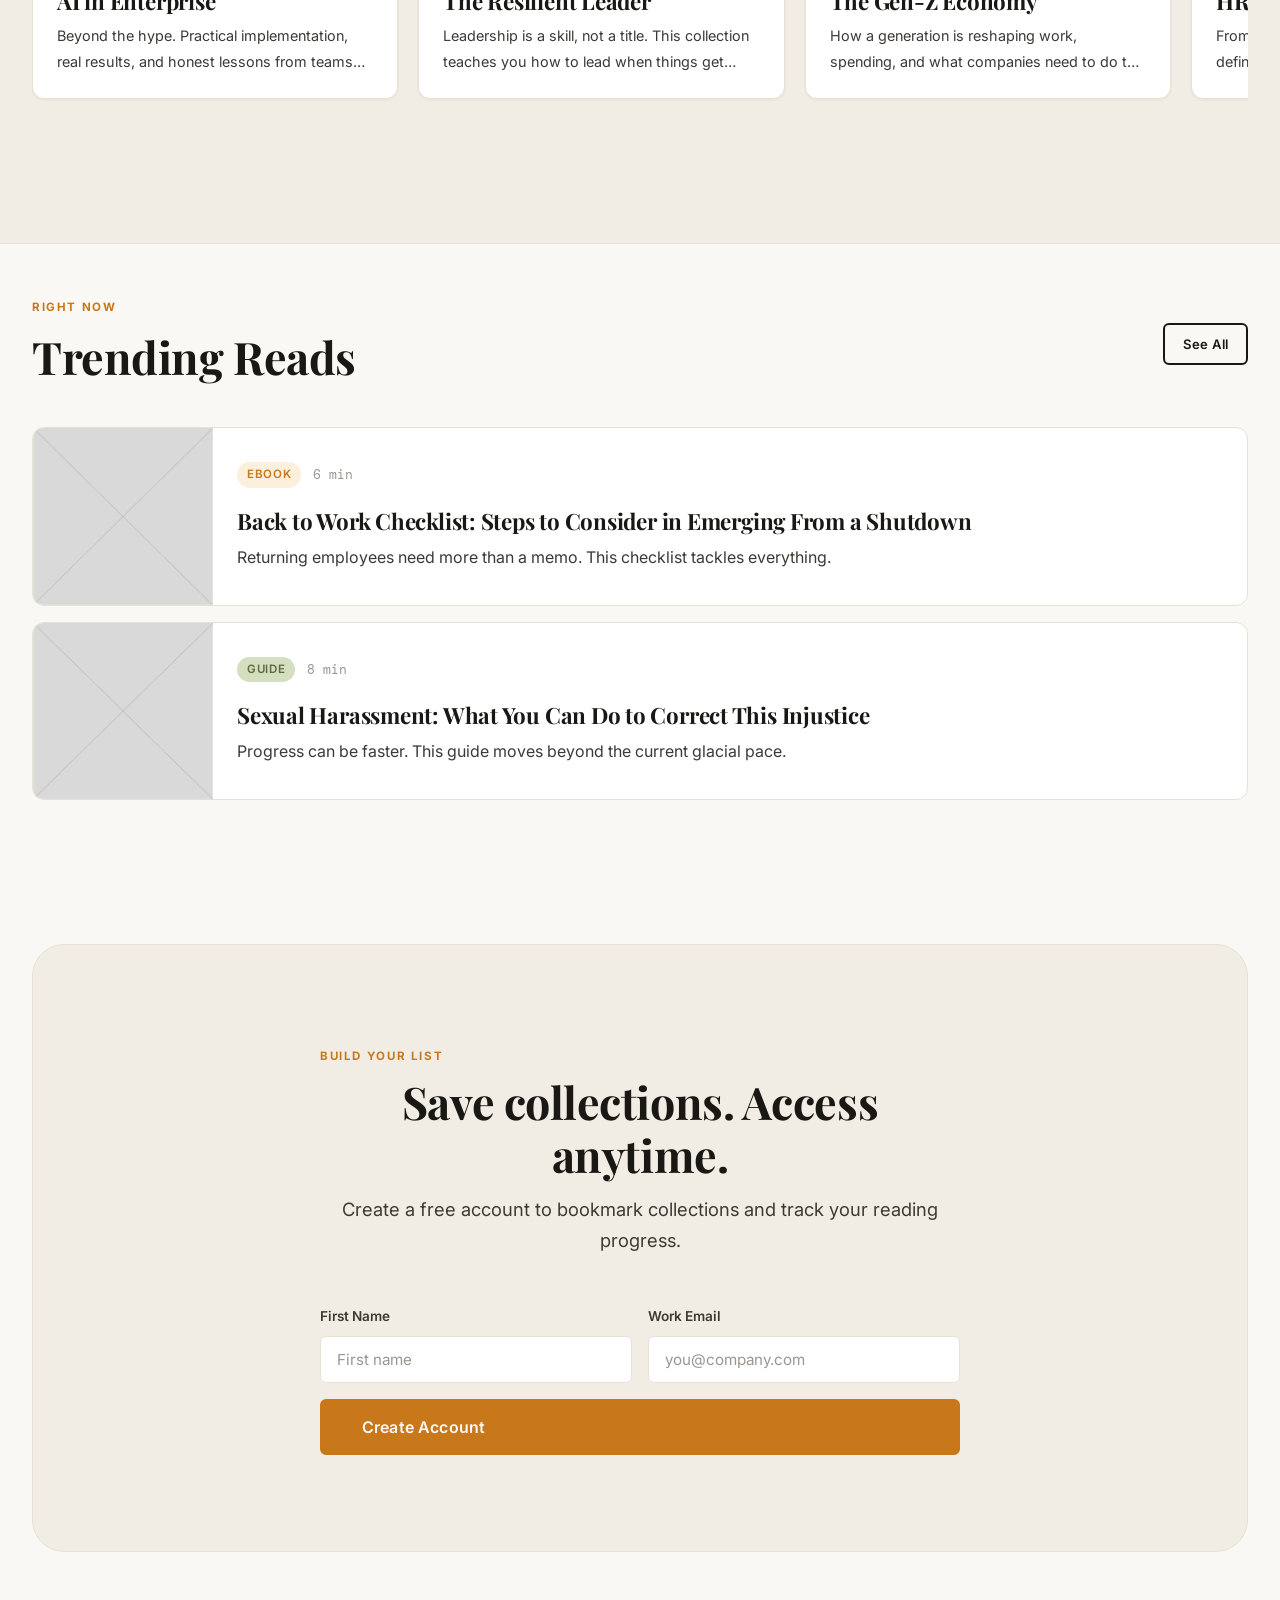
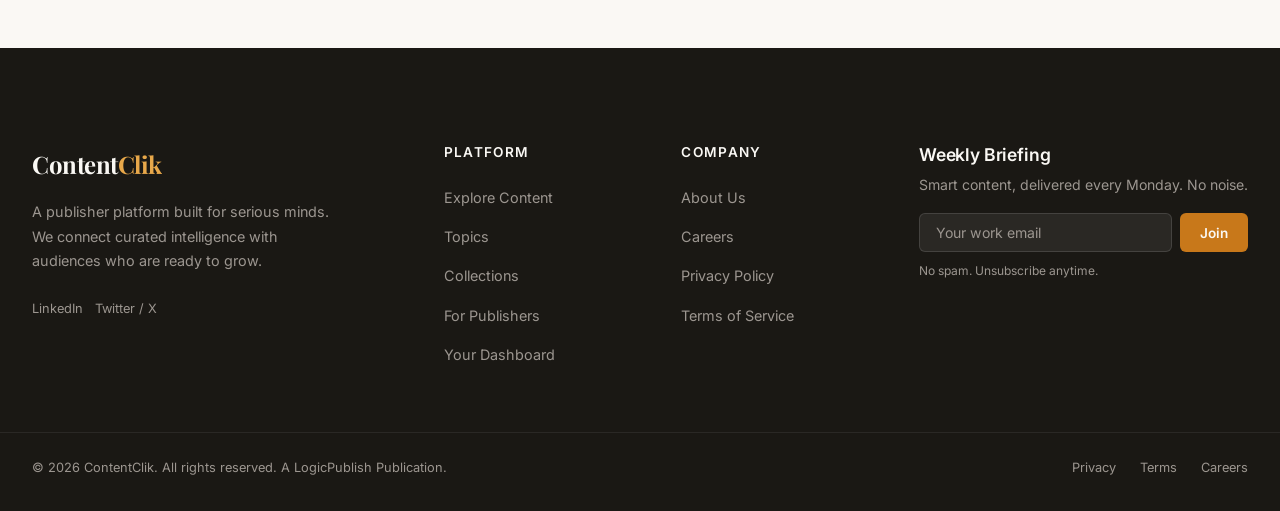
<file: test/collections.html>
<!DOCTYPE html>
<html lang="en">

<head>
  <meta charset="UTF-8" />
  <meta name="viewport" content="width=device-width, initial-scale=1.0" />
  <meta name="description"
    content="Curated collections of the best research and content on ContentClik. Handpicked by our editorial team." />
  <title>Collections - ContentClik</title>
  <link rel="stylesheet" href="assets/css/main.css" />
  <link rel="stylesheet" href="assets/css/responsiveness.css" />
  <link rel="stylesheet" href="https://cdn.jsdelivr.net/npm/swiper@11/swiper-bundle.min.css" />
</head>

<body>

  <div id="cc-nav"></div>

  <!-- PAGE HEADER -->
  <div class="page-header">
    <div class="container">
      <div class="section-label">Curated For You</div>
      <h1>Collections Worth Keeping</h1>
      <p class="lead" style="max-width:520px;margin-top:var(--sp-3);">Not just content. Handpicked sets of the most
        valuable research on one focused theme. Start one. Finish it. Know more.</p>
    </div>
  </div>

  <!-- =====================================================
       FEATURED COLLECTION (hero)
  ====================================================== -->
  <section class="section--sm">
    <div class="container">
      <div class="section-label">Editor's Choice</div>
      <div
        style="display:grid;grid-template-columns:1.2fr 1fr;gap:var(--sp-8);align-items:center;margin-top:var(--sp-4);">
        <div style="position:relative;">
          <img src="./stencils.png" alt="Featured collection: The Future of Work 2026 set of research pieces"
            style="width:100%;border-radius:var(--radius-lg);aspect-ratio:4/3;object-fit:cover;box-shadow:var(--shadow-xl);" />
          <div
            style="position:absolute;top:20px;left:20px;background:var(--amber);color:var(--ivory);border-radius:var(--radius-pill);padding:5px 14px;font-size:0.78rem;font-weight:700;letter-spacing:0.08em;text-transform:uppercase;">
            Featured</div>
        </div>
        <div>
          <div class="section-label" style="margin-bottom:var(--sp-3);">8 Pieces in Collection</div>
          <h2>The Future of Work 2026</h2>
          <p class="lead" style="margin-top:var(--sp-3);margin-bottom:var(--sp-5);">Remote work. AI tools. Gen-Z
            managers. The office is dead. Long live the workplace. This collection covers what is really changing and
            how to lead through it.</p>
          <div style="display:flex;gap:var(--sp-3);flex-wrap:wrap;margin-bottom:var(--sp-6);">
            <span class="badge badge--amber">eBooks</span>
            <span class="badge badge--olive">White Papers</span>
            <span class="badge badge--outline">Reports</span>
          </div>
          <a href="/explore.html?collection=future-of-work" class="btn btn--primary btn--lg">Explore Collection</a>
        </div>
      </div>
    </div>
  </section>

  <!-- =====================================================
       ALL COLLECTIONS (Swiper)
  ====================================================== -->
  <section class="section"
    style="background:var(--ivory-mid);border-top:1px solid var(--ivory-dark);border-bottom:1px solid var(--ivory-dark);">
    <div class="container">
      <div class="section-header flex-between" style="margin-bottom:var(--sp-6);">
        <div>
          <div class="section-label">All Collections</div>
          <h2>Start Anywhere</h2>
        </div>
      </div>

      <div class="swiper swiper-collections">
        <div class="swiper-wrapper">

          <div class="swiper-slide">
            <a href="/explore.html?collection=ai-enterprise" class="card" style="text-decoration:none;display:block;">
              <img src="./stencils.png" alt="Collection: AI in Enterprise showing interconnected systems and data flows"
                class="card-img" />
              <div class="card-body">
                <div class="card-meta"><span class="badge badge--olive">6 Pieces</span></div>
                <h4>AI in Enterprise</h4>
                <p>Beyond the hype. Practical implementation, real results, and honest lessons from teams actually using
                  AI at scale.</p>
              </div>
            </a>
          </div>

          <div class="swiper-slide">
            <a href="/explore.html?collection=resilient-leader" class="card"
              style="text-decoration:none;display:block;">
              <img src="./stencils.png" alt="Collection: The Resilient Leader showing a leader navigating change"
                class="card-img" />
              <div class="card-body">
                <div class="card-meta"><span class="badge badge--olive">5 Pieces</span></div>
                <h4>The Resilient Leader</h4>
                <p>Leadership is a skill, not a title. This collection teaches you how to lead when things get hard.</p>
              </div>
            </a>
          </div>

          <div class="swiper-slide">
            <a href="/explore.html?collection=genz-economy" class="card" style="text-decoration:none;display:block;">
              <img src="./stencils.png" alt="Collection: The Gen-Z Economy with young professionals and digital tools"
                class="card-img" />
              <div class="card-body">
                <div class="card-meta"><span class="badge badge--amber">7 Pieces</span></div>
                <h4>The Gen-Z Economy</h4>
                <p>How a generation is reshaping work, spending, and what companies need to do to stay relevant.</p>
              </div>
            </a>
          </div>

          <div class="swiper-slide">
            <a href="/explore.html?collection=hr-transformation" class="card"
              style="text-decoration:none;display:block;">
              <img src="./stencils.png" alt="Collection: HR Transformation 2026 showing modern HR teams"
                class="card-img" />
              <div class="card-body">
                <div class="card-meta"><span class="badge badge--olive">9 Pieces</span></div>
                <h4>HR Transformation 2026</h4>
                <p>From talent acquisition to culture building. The definitive reading list for HR professionals ready
                  to evolve.</p>
              </div>
            </a>
          </div>

          <div class="swiper-slide">
            <a href="/explore.html?collection=marketing-intelligence" class="card"
              style="text-decoration:none;display:block;">
              <img src="./stencils.png"
                alt="Collection: Marketing Intelligence showing data-driven marketing strategies" class="card-img" />
              <div class="card-body">
                <div class="card-meta"><span class="badge badge--amber">5 Pieces</span></div>
                <h4>Marketing Intelligence</h4>
                <p>Data-driven campaigns, demand generation, and the content strategies that actually convert.</p>
              </div>
            </a>
          </div>

        </div>
      </div>
    </div>
  </section>

  <!-- TRENDING NOW (list) -->
  <section class="section--sm">
    <div class="container">
      <div class="section-header flex-between" style="margin-bottom:var(--sp-6);">
        <div>
          <div class="section-label">Right Now</div>
          <h2>Trending Reads</h2>
        </div>
        <a href="/explore.html" class="btn btn--outline btn--sm">See All</a>
      </div>
      <div style="display:flex;flex-direction:column;gap:var(--sp-4);">
        <a href="/detail.html" class="card-list" data-reveal>
          <img src="./stencils.png" alt="Trending: Back to Work Checklist for returning employees"
            class="card-list-img" />
          <div class="card-list-body">
            <div class="card-meta"><span class="badge badge--amber">eBook</span><span class="caption">6 min</span></div>
            <h4>Back to Work Checklist: Steps to Consider in Emerging From a Shutdown</h4>
            <p>Returning employees need more than a memo. This checklist tackles everything.</p>
          </div>
        </a>
        <a href="/detail.html" class="card-list" data-reveal>
          <img src="./stencils.png" alt="Trending: Sexual Harassment guide for workplace prevention"
            class="card-list-img" />
          <div class="card-list-body">
            <div class="card-meta"><span class="badge badge--olive">Guide</span><span class="caption">8 min</span></div>
            <h4>Sexual Harassment: What You Can Do to Correct This Injustice</h4>
            <p>Progress can be faster. This guide moves beyond the current glacial pace.</p>
          </div>
        </a>
      </div>
    </div>
  </section>

  <!-- FORM SECTION (compulsory) -->
  <section class="section">
    <div class="container">
      <div class="form-section">
        <div class="form-section-inner">
          <div class="section-label">Build Your List</div>
          <h2>Save collections. Access anytime.</h2>
          <p class="lead">Create a free account to bookmark collections and track your reading progress.</p>
          <form class="newsletter-form"
            style="display:flex;flex-direction:column;gap:var(--sp-4);margin-top:var(--sp-6);">
            <div class="form-row">
              <div class="form-group">
                <label class="form-label">First Name</label>
                <input type="text" class="form-input" placeholder="First name" data-required />
                <span class="form-error" style="display:none;"></span>
              </div>
              <div class="form-group">
                <label class="form-label">Work Email</label>
                <input type="email" class="form-input" placeholder="you@company.com" data-required />
                <span class="form-error" style="display:none;"></span>
              </div>
            </div>
            <button type="submit" class="btn btn--amber btn--lg" style="width:100%;">Create Account</button>
          </form>
        </div>
      </div>
    </div>
  </section>

  <footer id="cc-footer"></footer>

  <script src="https://cdn.jsdelivr.net/npm/swiper@11/swiper-bundle.min.js"></script>
  <script src="modules/nav.js"></script>
  <script src="modules/footer.js"></script>
  <script src="assets/js/app.js"></script>
</body>

</html>
</file>
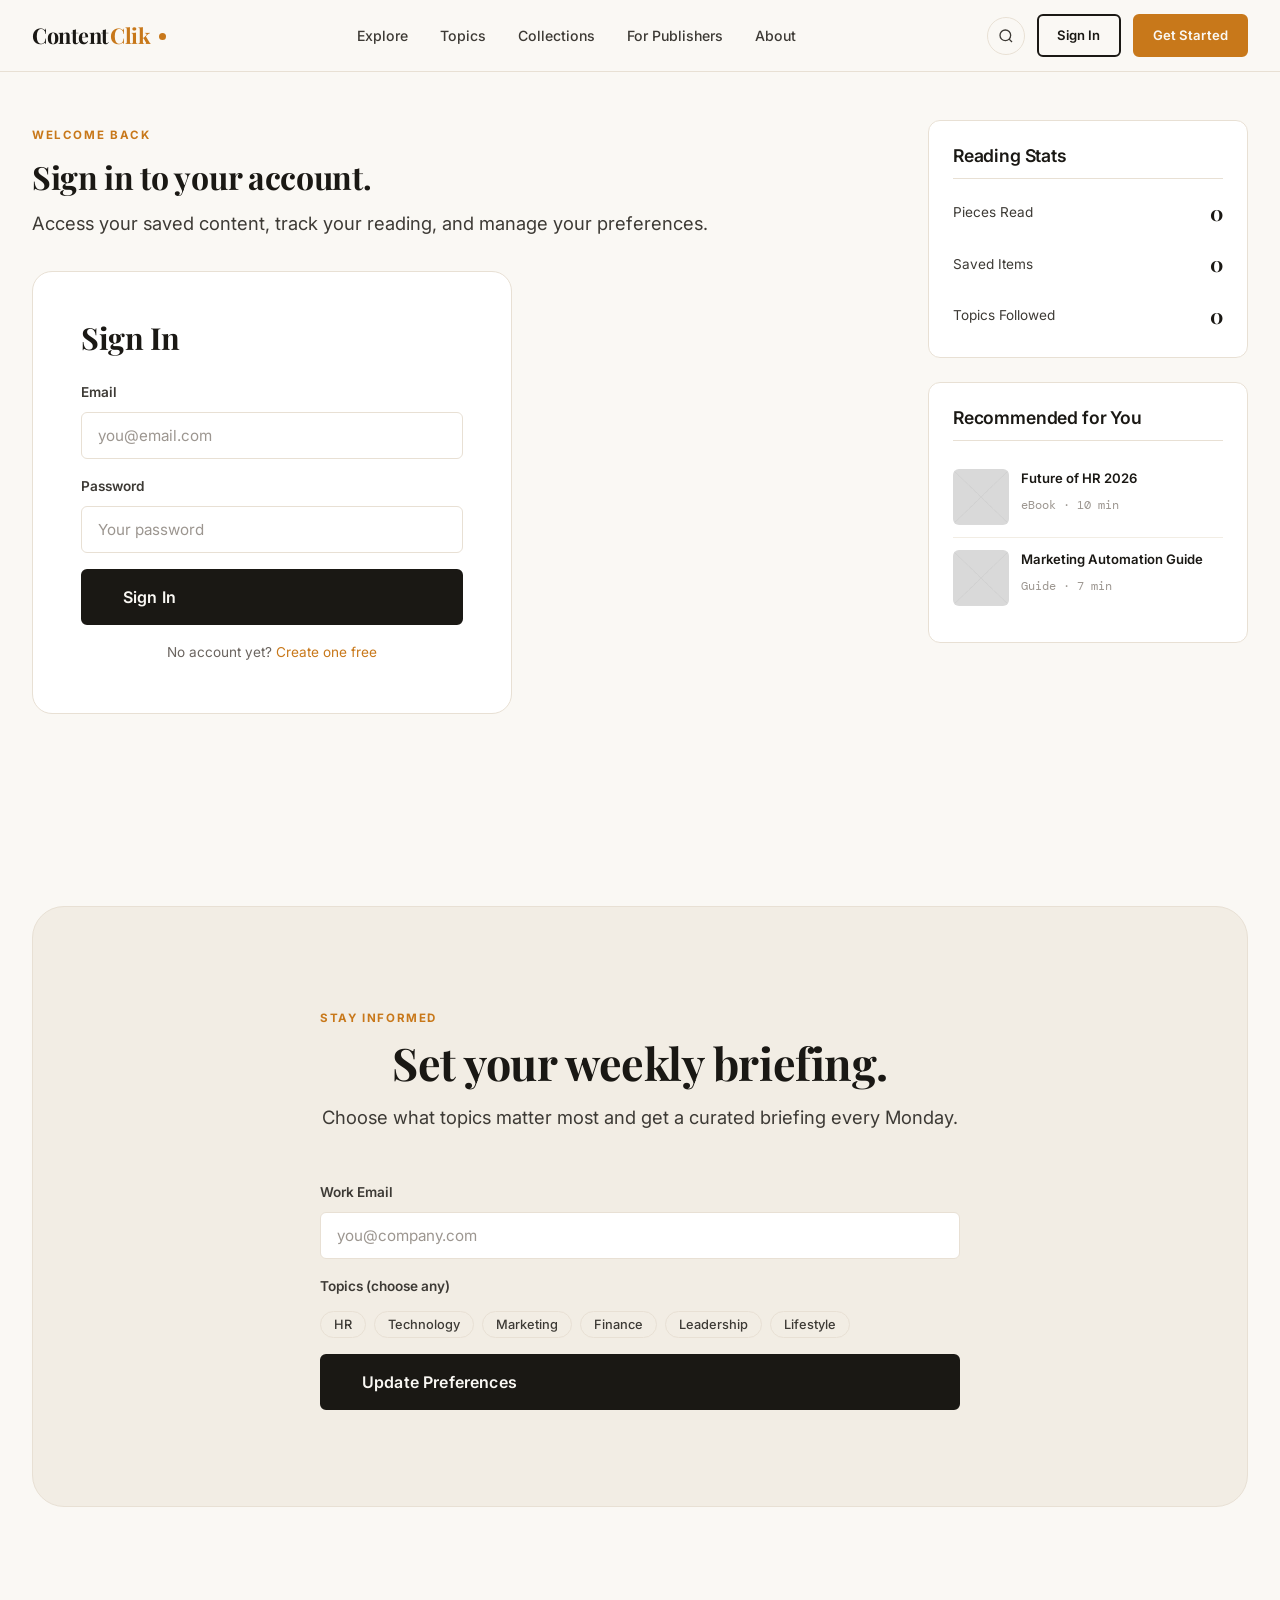
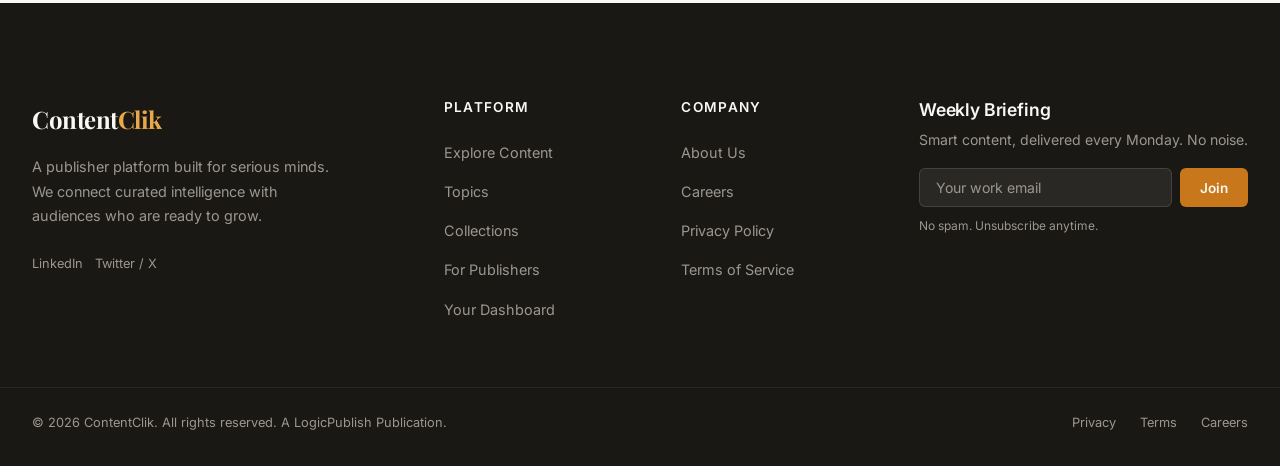
<file: test/dashboard.html>
<!DOCTYPE html>
<html lang="en">

<head>
  <meta charset="UTF-8" />
  <meta name="viewport" content="width=device-width, initial-scale=1.0" />
  <meta name="description"
    content="Your ContentClik dashboard. Manage your saved content, reading history, and preferences." />
  <title>Dashboard - ContentClik</title>
  <link rel="stylesheet" href="assets/css/main.css" />
  <link rel="stylesheet" href="assets/css/responsiveness.css" />
  <link rel="stylesheet" href="https://cdn.jsdelivr.net/npm/swiper@11/swiper-bundle.min.css" />
</head>

<body>

  <div id="cc-nav"></div>

  <!-- =====================================================
       DASHBOARD LAYOUT
  ====================================================== -->
  <section class="section--sm" style="padding-top:calc(var(--nav-height) + var(--sp-7));">
    <div class="container">
      <div class="page-with-panel">

        <!-- MAIN AREA -->
        <div>
          <!-- Welcome + auth state -->
          <div id="dashboardGuest" style="margin-bottom:var(--sp-7);">
            <div class="section-label">Welcome Back</div>
            <h1 style="font-size:2rem;">Sign in to your account.</h1>
            <p class="lead" style="margin-top:var(--sp-3);">Access your saved content, track your reading, and manage
              your preferences.</p>
            <div
              style="background:#fff;border:1px solid var(--ivory-dark);border-radius:var(--radius-lg);padding:var(--sp-7);margin-top:var(--sp-6);max-width:480px;">
              <h3 style="margin-bottom:var(--sp-5);">Sign In</h3>
              <form id="signInForm" style="display:flex;flex-direction:column;gap:var(--sp-4);">
                <div class="form-group">
                  <label class="form-label">Email</label>
                  <input type="email" class="form-input" placeholder="you@email.com" id="loginEmail" data-required />
                  <span class="form-error" style="display:none;"></span>
                </div>
                <div class="form-group">
                  <label class="form-label">Password</label>
                  <input type="password" class="form-input" placeholder="Your password" id="loginPass" data-required />
                  <span class="form-error" style="display:none;"></span>
                </div>
                <button type="submit" class="btn btn--primary btn--lg" style="width:100%;">Sign In</button>
                <p style="text-align:center;font-size:0.85rem;color:var(--ink-muted);">No account yet? <a href="#"
                    style="color:var(--amber);">Create one free</a></p>
              </form>
            </div>
          </div>

          <!-- Saved content (shown when signed in) -->
          <div id="dashboardUser" style="display:none;">
            <div style="display:flex;align-items:center;justify-content:space-between;margin-bottom:var(--sp-6);">
              <div>
                <div class="section-label">Your Library</div>
                <h2>Saved Content</h2>
              </div>
              <button class="btn btn--outline btn--sm" id="signOutBtn">Sign Out</button>
            </div>
            <div style="display:flex;flex-direction:column;gap:var(--sp-4);" id="savedList">
              <p style="color:var(--ink-muted);">Nothing saved yet. Start exploring and bookmark content to find it
                here.</p>
            </div>
            <a href="/explore.html" class="btn btn--amber" style="margin-top:var(--sp-6);">Explore Content</a>
          </div>
        </div>

        <!-- RIGHT PANEL -->
        <aside class="panel">
          <div class="panel-box">
            <h5>Reading Stats</h5>
            <div style="display:flex;flex-direction:column;gap:var(--sp-4);margin-top:var(--sp-3);">
              <div style="display:flex;justify-content:space-between;align-items:center;">
                <span style="font-size:0.85rem;color:var(--ink-soft);">Pieces Read</span>
                <strong style="font-family:var(--font-display);font-size:1.3rem;">0</strong>
              </div>
              <div style="display:flex;justify-content:space-between;align-items:center;">
                <span style="font-size:0.85rem;color:var(--ink-soft);">Saved Items</span>
                <strong style="font-family:var(--font-display);font-size:1.3rem;">0</strong>
              </div>
              <div style="display:flex;justify-content:space-between;align-items:center;">
                <span style="font-size:0.85rem;color:var(--ink-soft);">Topics Followed</span>
                <strong style="font-family:var(--font-display);font-size:1.3rem;">0</strong>
              </div>
            </div>
          </div>
          <div class="panel-box">
            <h5>Recommended for You</h5>
            <a href="/detail.html" class="panel-list-item"
              style="text-decoration:none;display:flex;gap:12px;padding:12px 0;border-bottom:1px solid var(--ivory-mid);">
              <img src="./stencils.png" alt="Recommended: Future of HR 2026 briefing" class="panel-list-img" />
              <div class="panel-list-text">
                <h6>Future of HR 2026</h6><span class="caption">eBook &middot; 10 min</span>
              </div>
            </a>
            <a href="/detail.html" class="panel-list-item"
              style="text-decoration:none;display:flex;gap:12px;padding:12px 0;">
              <img src="./stencils.png" alt="Recommended: Marketing Automation Guide briefing" class="panel-list-img" />
              <div class="panel-list-text">
                <h6>Marketing Automation Guide</h6><span class="caption">Guide &middot; 7 min</span>
              </div>
            </a>
          </div>
        </aside>

      </div>
    </div>
  </section>

  <!-- FORM SECTION (compulsory) -->
  <section class="section">
    <div class="container">
      <div class="form-section">
        <div class="form-section-inner">
          <div class="section-label">Stay Informed</div>
          <h2>Set your weekly briefing.</h2>
          <p class="lead">Choose what topics matter most and get a curated briefing every Monday.</p>
          <form class="newsletter-form"
            style="display:flex;flex-direction:column;gap:var(--sp-4);margin-top:var(--sp-6);">
            <div class="form-group">
              <label class="form-label">Work Email</label>
              <input type="email" class="form-input" placeholder="you@company.com" data-required />
              <span class="form-error" style="display:none;"></span>
            </div>
            <div class="form-group">
              <label class="form-label">Topics (choose any)</label>
              <div class="topic-pills" style="flex-wrap:wrap;gap:8px;margin-top:4px;">
                <button type="button" class="topic-pill">HR</button>
                <button type="button" class="topic-pill">Technology</button>
                <button type="button" class="topic-pill">Marketing</button>
                <button type="button" class="topic-pill">Finance</button>
                <button type="button" class="topic-pill">Leadership</button>
                <button type="button" class="topic-pill">Lifestyle</button>
              </div>
            </div>
            <button type="submit" class="btn btn--primary btn--lg" style="width:100%;">Update Preferences</button>
          </form>
        </div>
      </div>
    </div>
  </section>

  <footer id="cc-footer"></footer>

  <script src="https://cdn.jsdelivr.net/npm/swiper@11/swiper-bundle.min.js"></script>
  <script src="modules/nav.js"></script>
  <script src="modules/footer.js"></script>
  <script src="assets/js/app.js"></script>
  <script>
    // Firebase sign-in (replace with actual firebase-config.js import in production)
    const signInForm = document.getElementById('signInForm');
    if (signInForm) {
      signInForm.addEventListener('submit', (e) => {
        e.preventDefault();
        if (!validateForm(signInForm)) return;
        // Simulate auth
        document.getElementById('dashboardGuest').style.display = 'none';
        document.getElementById('dashboardUser').style.display = 'block';
        showToast('Signed in successfully.', 'success');
      });
    }
    const signOutBtn = document.getElementById('signOutBtn');
    if (signOutBtn) {
      signOutBtn.addEventListener('click', () => {
        document.getElementById('dashboardGuest').style.display = 'block';
        document.getElementById('dashboardUser').style.display = 'none';
        showToast('Signed out.', 'amber');
      });
    }
  </script>
</body>

</html>
</file>
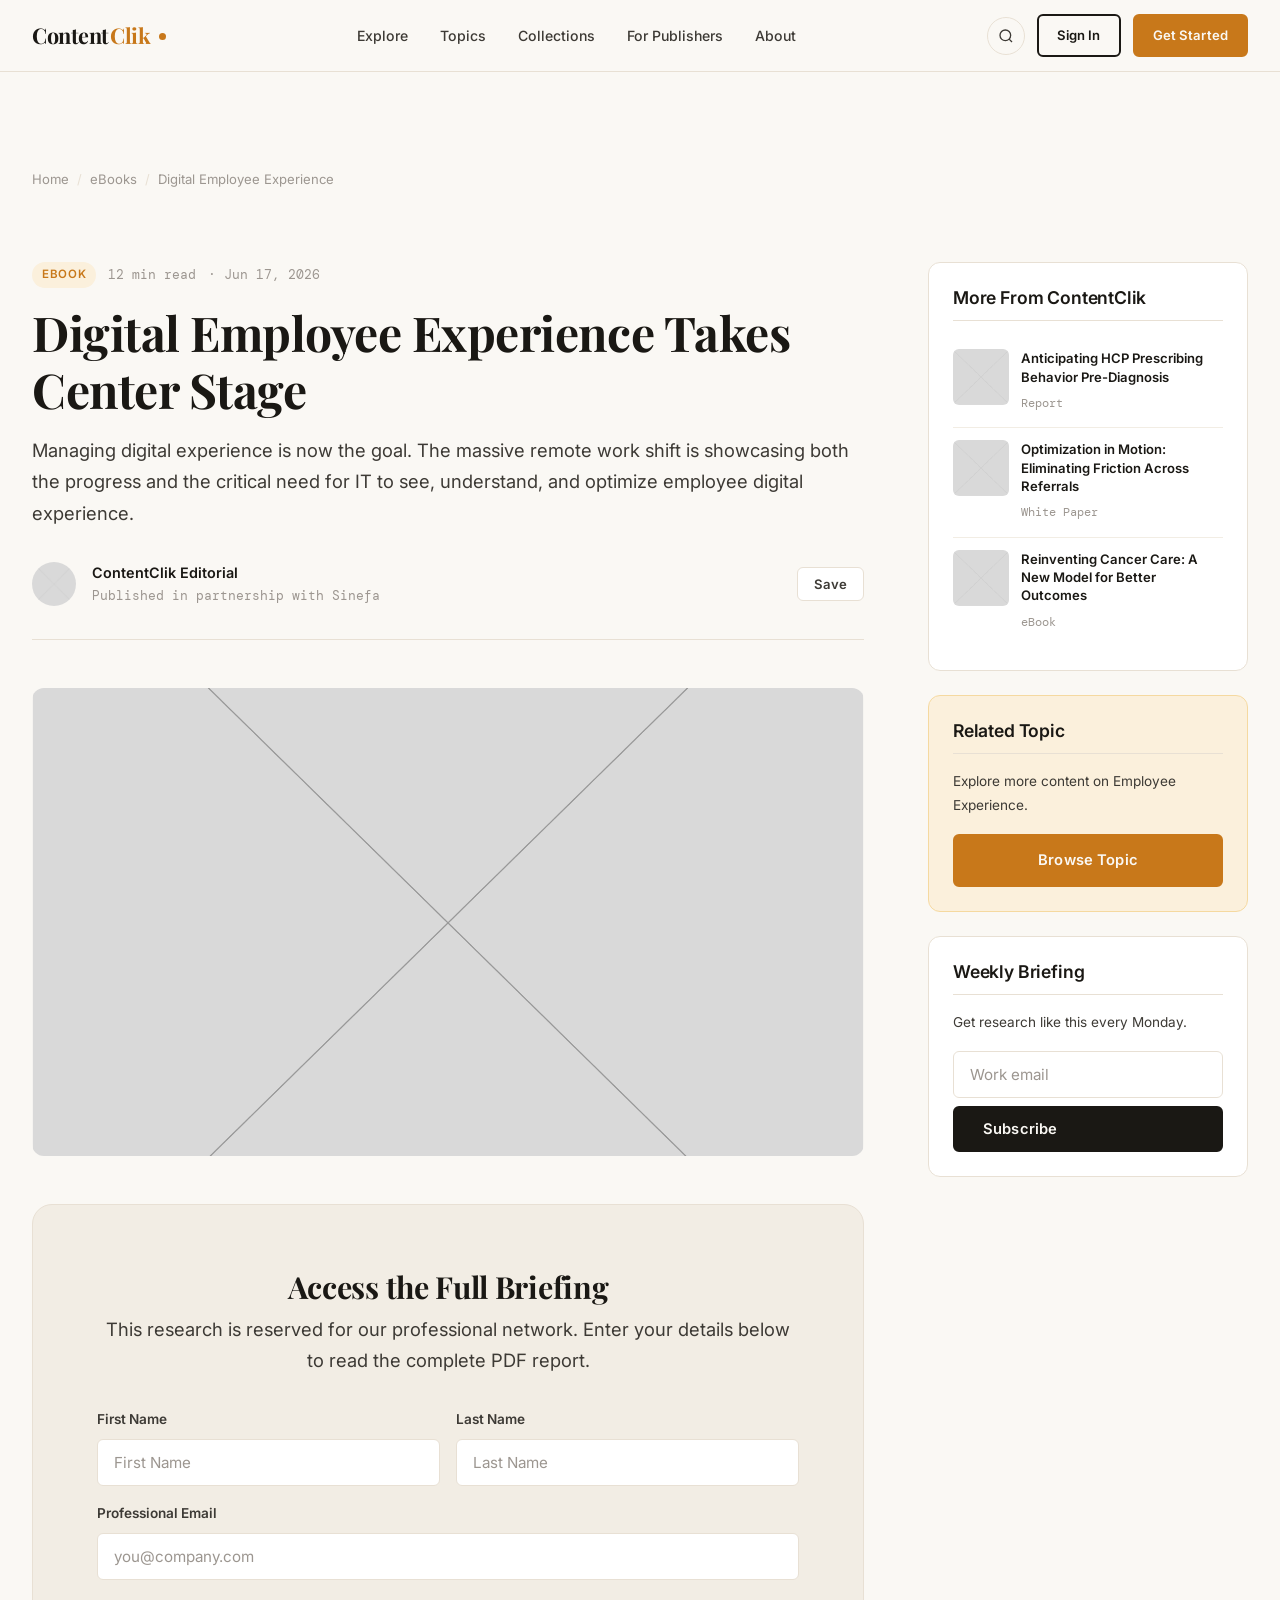
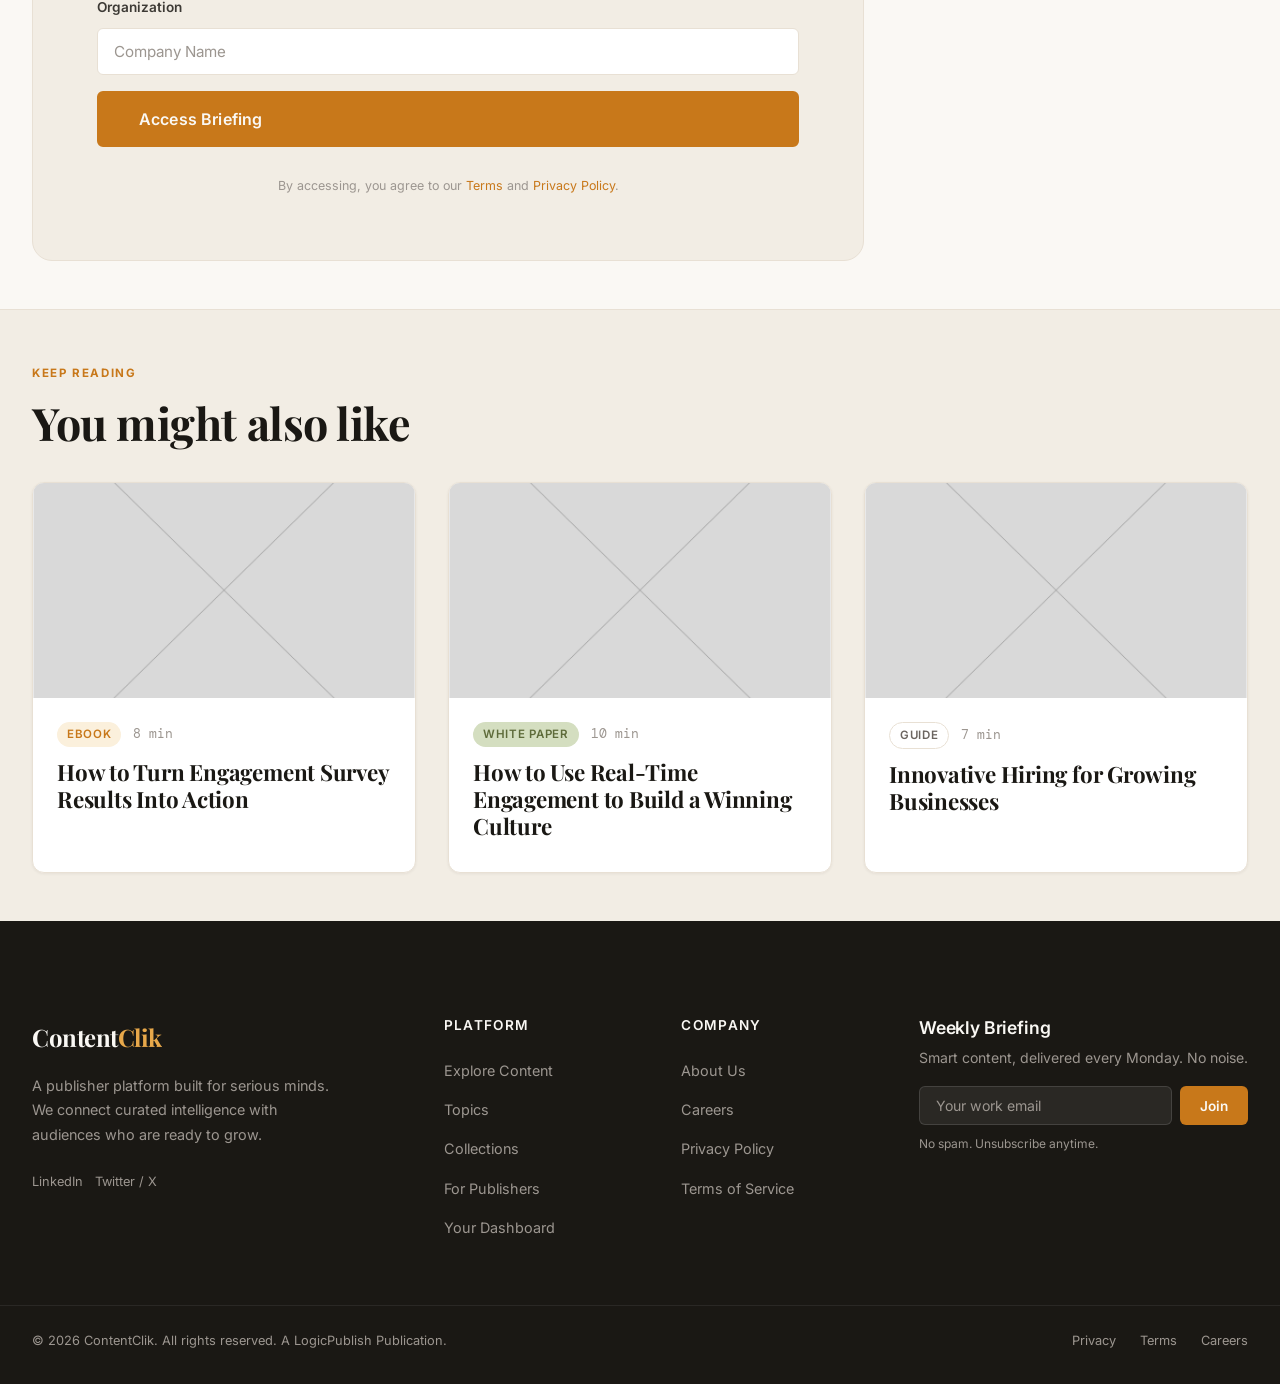
<file: test/detail.html>
<!DOCTYPE html>
<html lang="en">

<head>
  <meta charset="UTF-8" />
  <meta name="viewport" content="width=device-width, initial-scale=1.0" />
  <meta name="description"
    content="Digital Employee Experience Takes Center Stage - Research briefing on the future of employee digital work environments." />
  <title>Digital Employee Experience Takes Center Stage - ContentClik</title>
  <link rel="stylesheet" href="assets/css/main.css" />
  <link rel="stylesheet" href="assets/css/responsiveness.css" />
  <link rel="stylesheet" href="https://cdn.jsdelivr.net/npm/swiper@11/swiper-bundle.min.css" />
</head>

<body>

  <div id="cc-nav"></div>

  <!-- PAGE HEADER -->
  <div class="page-header" style="padding-bottom:var(--sp-7);">
    <div class="container">
      <div class="breadcrumb">
        <a href="/index.html">Home</a>
        <span class="breadcrumb-sep">/</span>
        <a href="/explore.html">eBooks</a>
        <span class="breadcrumb-sep">/</span>
        <span>Digital Employee Experience</span>
      </div>
    </div>
  </div>

  <!-- =====================================================
       CONTENT DETAIL
  ====================================================== -->
  <section class="section--sm" style="padding-top:0;">
    <div class="container">
      <div class="page-with-panel">

        <!-- MAIN CONTENT -->
        <div>
          <div class="card-meta" style="margin-bottom:var(--sp-4);">
            <span class="badge badge--amber">eBook</span>
            <span class="caption">12 min read</span>
            <span class="caption">&middot; Jun 17, 2026</span>
          </div>

          <h1 style="font-size:clamp(2rem,4vw,3rem);margin-bottom:var(--sp-4);">Digital Employee Experience Takes Center
            Stage</h1>
          <p class="lead" style="margin-bottom:var(--sp-6);">Managing digital experience is now the goal. The massive
            remote work shift is showcasing both the progress and the critical need for IT to see, understand, and
            optimize employee digital experience.</p>

          <div
            style="display:flex;align-items:center;gap:var(--sp-4);margin-bottom:var(--sp-7);padding-bottom:var(--sp-6);border-bottom:1px solid var(--ivory-dark);">
            <img src="./stencils.png" alt="ContentClik author avatar"
              style="width:44px;height:44px;border-radius:50%;object-fit:cover;" />
            <div>
              <div style="font-weight:600;font-size:0.9rem;color:var(--ink);">ContentClik Editorial</div>
              <div class="caption">Published in partnership with Sinefa</div>
            </div>
            <button data-bookmark="detail-001"
              style="margin-left:auto;padding:8px 16px;border:1.5px solid var(--ivory-dark);border-radius:var(--radius-sm);font-size:0.82rem;font-weight:600;color:var(--ink-soft);background:#fff;cursor:pointer;transition:all 0.2s;">Save</button>
          </div>

          <!-- Feature Image -->
          <div style="margin-bottom:var(--sp-7);">
            <img src="./stencils.png"
              alt="Digital Employee Experience illustrated as a connected network of remote workers on laptops in a modern virtual environment"
              style="width:100%;border-radius:var(--radius-md);aspect-ratio:16/9;object-fit:cover;" />
          </div>

          <!-- Gating Form -->
          <div class="gate-box" id="gateSection">
            <h3>Access the Full Briefing</h3>
            <p class="lead">This research is reserved for our professional network. Enter your details below to read the
              complete PDF report.</p>
            <form class="gate-box-form" id="gateForm">
              <div class="form-row">
                <div class="form-group">
                  <label class="form-label">First Name</label>
                  <input type="text" class="form-input" placeholder="First Name" data-required />
                  <span class="form-error" style="display:none;"></span>
                </div>
                <div class="form-group">
                  <label class="form-label">Last Name</label>
                  <input type="text" class="form-input" placeholder="Last Name" data-required />
                  <span class="form-error" style="display:none;"></span>
                </div>
              </div>
              <div class="form-group">
                <label class="form-label">Professional Email</label>
                <input type="email" class="form-input" placeholder="you@company.com" data-required />
                <span class="form-error" style="display:none;"></span>
              </div>
              <div class="form-group">
                <label class="form-label">Organization</label>
                <input type="text" class="form-input" placeholder="Company Name" data-required />
                <span class="form-error" style="display:none;"></span>
              </div>
              <button type="submit" class="btn btn--amber btn--lg" style="width:100%;">Access Briefing</button>
              <p class="gate-privacy">By accessing, you agree to our <a href="/terms.html">Terms</a> and <a
                  href="/privacy.html">Privacy Policy</a>.</p>
            </form>
          </div>

          <!-- PDF Access (shown after form) -->
          <div id="pdfAccess"
            style="display:none;margin-top:var(--sp-6);padding:var(--sp-6);background:var(--ivory-mid);border-radius:var(--radius-md);border:1px solid var(--ivory-dark);text-align:center;">
            <h4 style="margin-bottom:var(--sp-3);">Your briefing is ready.</h4>
            <a href="#" class="btn btn--primary btn--lg" download>Download PDF</a>
          </div>

        </div>

        <!-- RIGHT PANEL -->
        <aside class="panel">
          <div class="panel-box">
            <h5>More From ContentClik</h5>
            <a href="/detail.html" class="panel-list-item"
              style="text-decoration:none;display:flex;gap:12px;padding:12px 0;border-bottom:1px solid var(--ivory-mid);">
              <img src="./stencils.png" alt="Panel item: Anticipating prescriber behavior before diagnosis"
                class="panel-list-img" />
              <div class="panel-list-text">
                <h6>Anticipating HCP Prescribing Behavior Pre-Diagnosis</h6>
                <span class="caption">Report</span>
              </div>
            </a>
            <a href="/detail.html" class="panel-list-item"
              style="text-decoration:none;display:flex;gap:12px;padding:12px 0;border-bottom:1px solid var(--ivory-mid);">
              <img src="./stencils.png" alt="Panel item: Eliminating friction across referrals and intake"
                class="panel-list-img" />
              <div class="panel-list-text">
                <h6>Optimization in Motion: Eliminating Friction Across Referrals</h6>
                <span class="caption">White Paper</span>
              </div>
            </a>
            <a href="/detail.html" class="panel-list-item"
              style="text-decoration:none;display:flex;gap:12px;padding:12px 0;">
              <img src="./stencils.png" alt="Panel item: Reinventing cancer care for better outcomes"
                class="panel-list-img" />
              <div class="panel-list-text">
                <h6>Reinventing Cancer Care: A New Model for Better Outcomes</h6>
                <span class="caption">eBook</span>
              </div>
            </a>
          </div>

          <div class="panel-box" style="background:var(--amber-bg);border-color:var(--amber-pale);">
            <h5>Related Topic</h5>
            <p style="font-size:0.85rem;color:var(--ink-soft);margin:8px 0 16px;">Explore more content on Employee
              Experience.</p>
            <a href="/topics.html?t=employee-experience" class="btn btn--amber"
              style="width:100%;justify-content:center;">Browse Topic</a>
          </div>

          <div class="panel-box">
            <h5>Weekly Briefing</h5>
            <p style="font-size:0.85rem;color:var(--ink-soft);margin:8px 0 16px;">Get research like this every Monday.
            </p>
            <form class="newsletter-form" style="display:flex;flex-direction:column;gap:8px;">
              <input type="email" class="form-input" placeholder="Work email" />
              <button type="submit" class="btn btn--primary" style="width:100%;">Subscribe</button>
            </form>
          </div>
        </aside>

      </div>
    </div>
  </section>

  <!-- =====================================================
       RELATED CONTENT
  ====================================================== -->
  <section class="section--sm" style="background:var(--ivory-mid);border-top:1px solid var(--ivory-dark);">
    <div class="container">
      <div class="section-header" style="margin-bottom:var(--sp-6);">
        <div class="section-label">Keep Reading</div>
        <h2>You might also like</h2>
      </div>
      <div class="grid-3">
        <a href="/detail.html" class="card" data-reveal>
          <img src="./stencils.png" alt="Related eBook: Employee engagement survey results turned into action"
            class="card-img" />
          <div class="card-body">
            <div class="card-meta"><span class="badge badge--amber">eBook</span><span class="caption">8 min</span></div>
            <h4>How to Turn Engagement Survey Results Into Action</h4>
          </div>
        </a>
        <a href="/detail.html" class="card" data-reveal>
          <img src="./stencils.png" alt="Related report: Real-time engagement for winning culture" class="card-img" />
          <div class="card-body">
            <div class="card-meta"><span class="badge badge--olive">White Paper</span><span class="caption">10
                min</span></div>
            <h4>How to Use Real-Time Engagement to Build a Winning Culture</h4>
          </div>
        </a>
        <a href="/detail.html" class="card" data-reveal>
          <img src="./stencils.png" alt="Related guide: Innovative hiring for growing businesses" class="card-img" />
          <div class="card-body">
            <div class="card-meta"><span class="badge badge--outline">Guide</span><span class="caption">7 min</span>
            </div>
            <h4>Innovative Hiring for Growing Businesses</h4>
          </div>
        </a>
      </div>
    </div>
  </section>

  <footer id="cc-footer"></footer>

  <script src="https://cdn.jsdelivr.net/npm/swiper@11/swiper-bundle.min.js"></script>
  <script src="modules/nav.js"></script>
  <script src="modules/footer.js"></script>
  <script src="assets/js/app.js"></script>
</body>

</html>
</file>
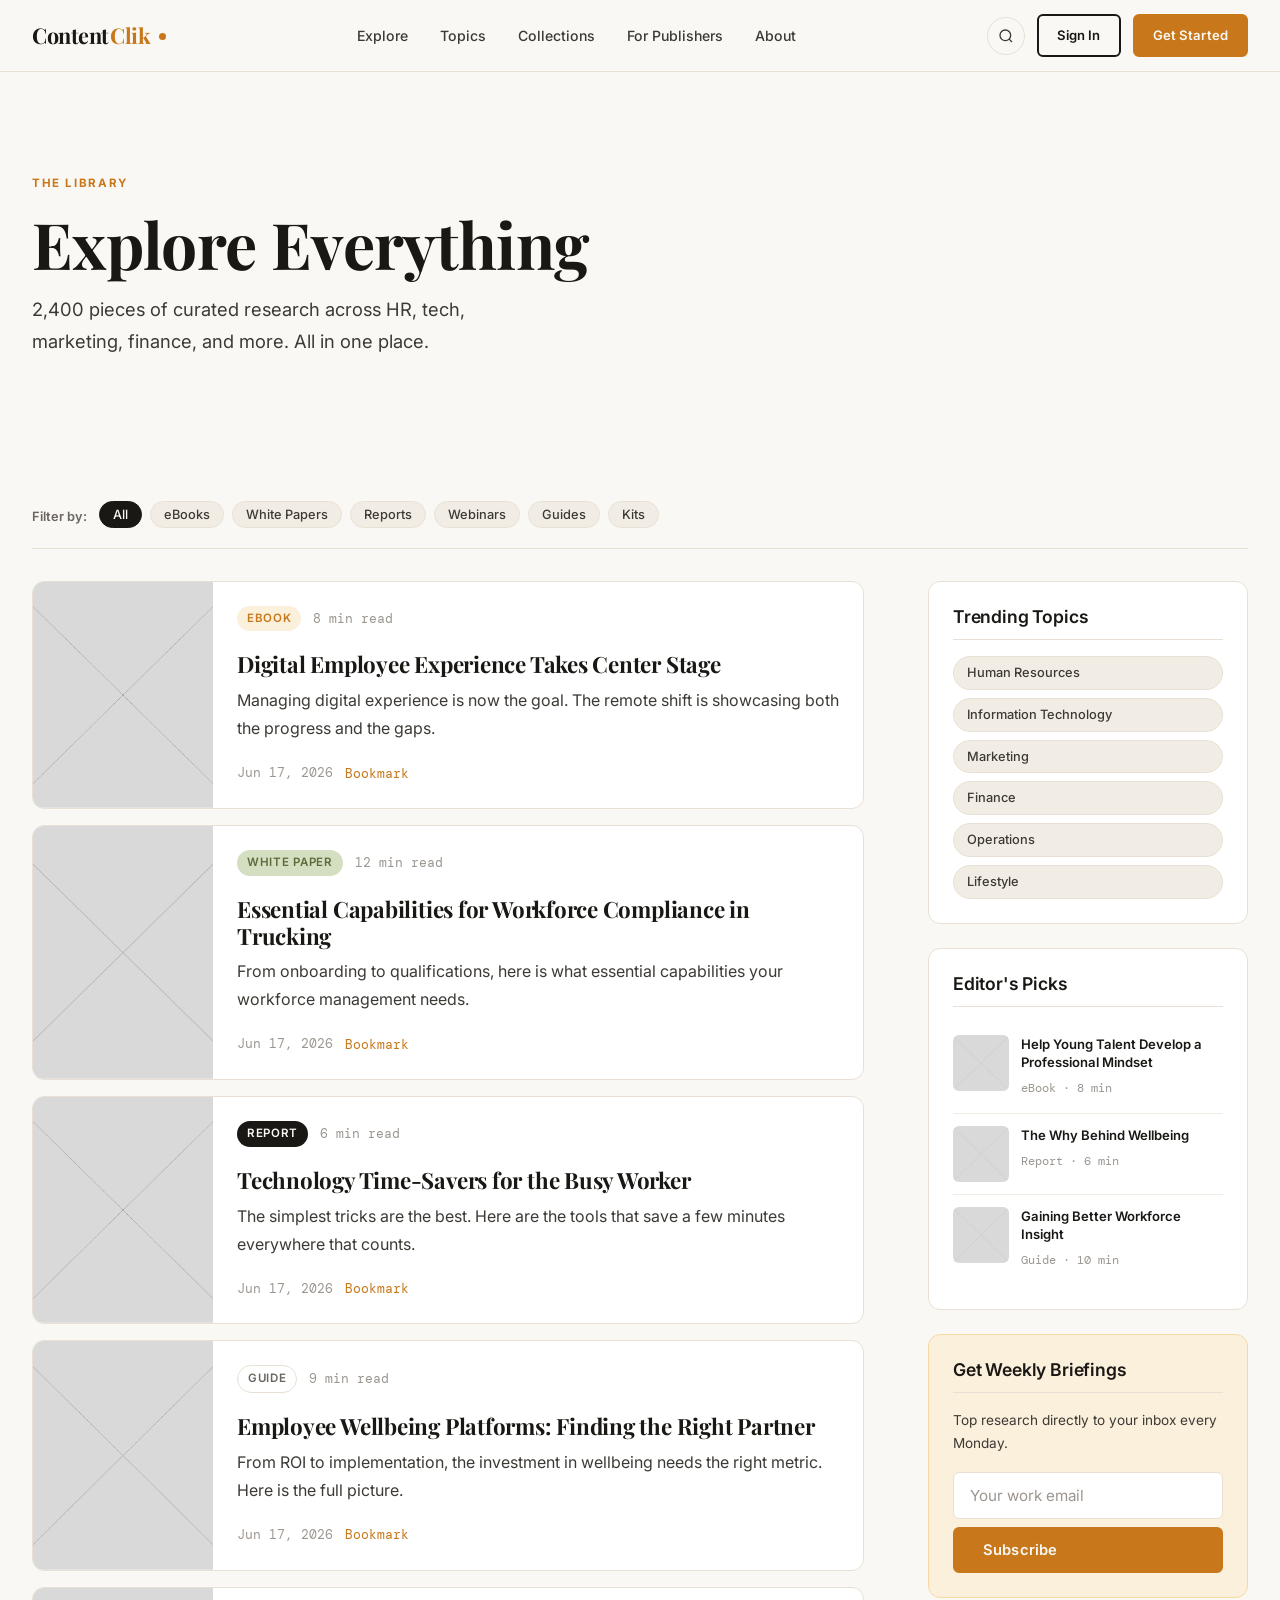
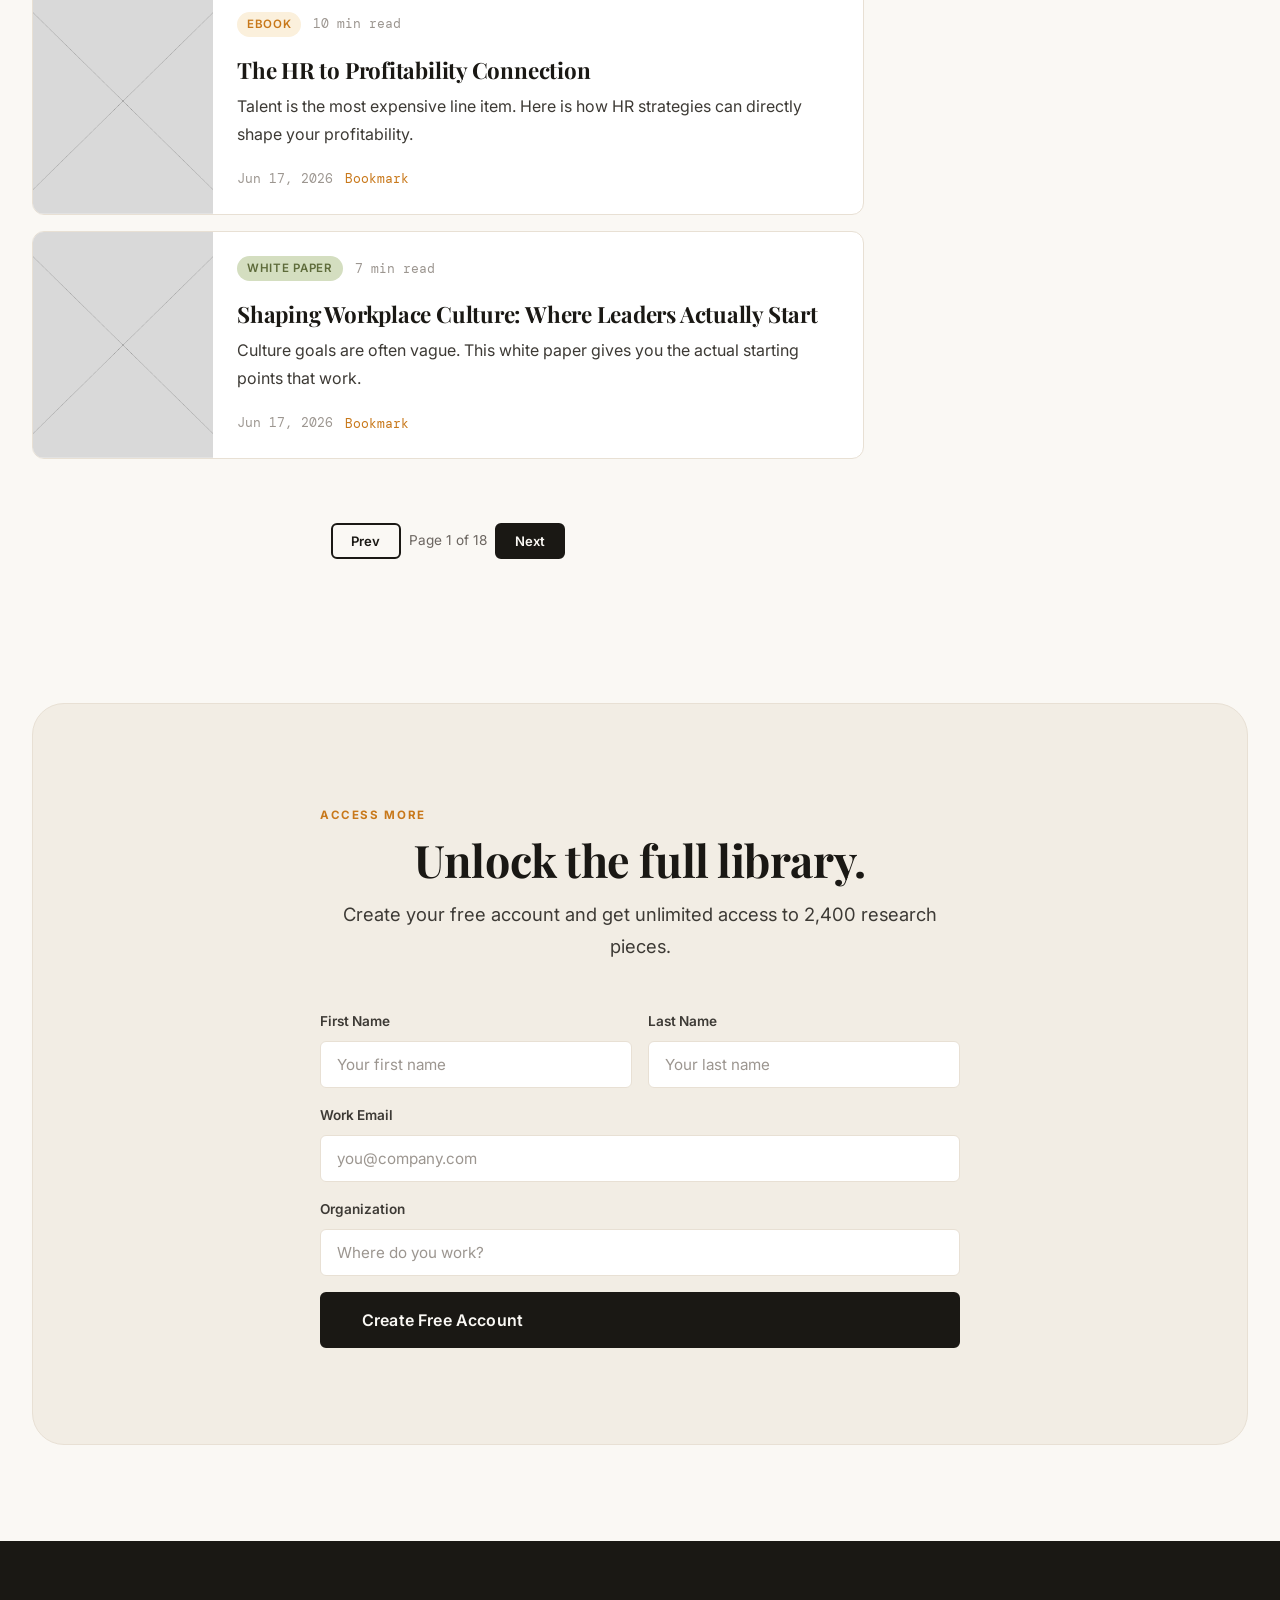
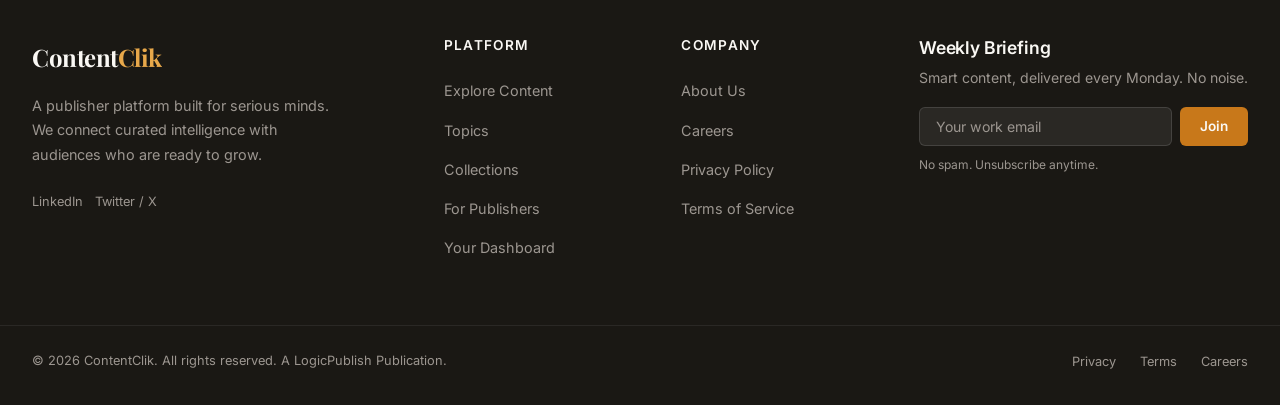
<file: test/explore.html>
<!DOCTYPE html>
<html lang="en">

<head>
  <meta charset="UTF-8" />
  <meta name="viewport" content="width=device-width, initial-scale=1.0" />
  <meta name="description"
    content="Explore thousands of curated eBooks, white papers, reports, guides, and webinars on ContentClik." />
  <title>Explore - ContentClik</title>
  <link rel="stylesheet" href="assets/css/main.css" />
  <link rel="stylesheet" href="assets/css/responsiveness.css" />
  <link rel="stylesheet" href="https://cdn.jsdelivr.net/npm/swiper@11/swiper-bundle.min.css" />
</head>

<body>

  <div id="cc-nav"></div>

  <!-- =====================================================
       PAGE HEADER
  ====================================================== -->
  <div class="page-header">
    <div class="container">
      <div class="section-label">The Library</div>
      <h1>Explore Everything</h1>
      <p class="lead" style="max-width:500px;margin-top:var(--sp-3);">2,400 pieces of curated research across HR, tech,
        marketing, finance, and more. All in one place.</p>
    </div>
  </div>

  <!-- =====================================================
       EXPLORE CONTENT (main + right panel)
  ====================================================== -->
  <section class="section--sm">
    <div class="container">

      <!-- Filter Bar -->
      <div class="filter-bar">
        <span class="filter-bar-label">Filter by:</span>
        <div class="topic-pills" style="flex-wrap:nowrap;overflow-x:auto;padding-bottom:4px;">
          <button class="topic-pill active">All</button>
          <button class="topic-pill">eBooks</button>
          <button class="topic-pill">White Papers</button>
          <button class="topic-pill">Reports</button>
          <button class="topic-pill">Webinars</button>
          <button class="topic-pill">Guides</button>
          <button class="topic-pill">Kits</button>
        </div>
      </div>

      <div class="page-with-panel" style="margin-top:var(--sp-6);">

        <!-- MAIN GRID -->
        <div>
          <div style="display:flex;flex-direction:column;gap:var(--sp-4);" id="contentGrid">

            <a href="/detail.html" class="card-list" data-reveal>
              <img src="./stencils.png" alt="eBook cover for Digital Employee Experience guide" class="card-list-img" />
              <div class="card-list-body">
                <div class="card-meta">
                  <span class="badge badge--amber">eBook</span>
                  <span class="caption">8 min read</span>
                </div>
                <h4>Digital Employee Experience Takes Center Stage</h4>
                <p>Managing digital experience is now the goal. The remote shift is showcasing both the progress and the
                  gaps.</p>
                <div style="margin-top:var(--sp-3);display:flex;align-items:center;gap:var(--sp-3);">
                  <span class="caption">Jun 17, 2026</span>
                  <button class="caption" data-bookmark="c001"
                    style="color:var(--amber);background:none;border:none;cursor:pointer;">Bookmark</button>
                </div>
              </div>
            </a>

            <a href="/detail.html" class="card-list" data-reveal>
              <img src="./stencils.png" alt="White paper showing workforce compliance analysis for trucking sector"
                class="card-list-img" />
              <div class="card-list-body">
                <div class="card-meta">
                  <span class="badge badge--olive">White Paper</span>
                  <span class="caption">12 min read</span>
                </div>
                <h4>Essential Capabilities for Workforce Compliance in Trucking</h4>
                <p>From onboarding to qualifications, here is what essential capabilities your workforce management
                  needs.</p>
                <div style="margin-top:var(--sp-3);display:flex;align-items:center;gap:var(--sp-3);">
                  <span class="caption">Jun 17, 2026</span>
                  <button class="caption" data-bookmark="c002"
                    style="color:var(--amber);background:none;border:none;cursor:pointer;">Bookmark</button>
                </div>
              </div>
            </a>

            <a href="/detail.html" class="card-list" data-reveal>
              <img src="./stencils.png" alt="Report cover on technology time-saving strategies for busy professionals"
                class="card-list-img" />
              <div class="card-list-body">
                <div class="card-meta">
                  <span class="badge badge--ink">Report</span>
                  <span class="caption">6 min read</span>
                </div>
                <h4>Technology Time-Savers for the Busy Worker</h4>
                <p>The simplest tricks are the best. Here are the tools that save a few minutes everywhere that counts.
                </p>
                <div style="margin-top:var(--sp-3);display:flex;align-items:center;gap:var(--sp-3);">
                  <span class="caption">Jun 17, 2026</span>
                  <button class="caption" data-bookmark="c003"
                    style="color:var(--amber);background:none;border:none;cursor:pointer;">Bookmark</button>
                </div>
              </div>
            </a>

            <a href="/detail.html" class="card-list" data-reveal>
              <img src="./stencils.png" alt="Guide cover: Employee wellbeing platforms comparison 2026"
                class="card-list-img" />
              <div class="card-list-body">
                <div class="card-meta">
                  <span class="badge badge--outline">Guide</span>
                  <span class="caption">9 min read</span>
                </div>
                <h4>Employee Wellbeing Platforms: Finding the Right Partner</h4>
                <p>From ROI to implementation, the investment in wellbeing needs the right metric. Here is the full
                  picture.</p>
                <div style="margin-top:var(--sp-3);display:flex;align-items:center;gap:var(--sp-3);">
                  <span class="caption">Jun 17, 2026</span>
                  <button class="caption" data-bookmark="c004"
                    style="color:var(--amber);background:none;border:none;cursor:pointer;">Bookmark</button>
                </div>
              </div>
            </a>

            <a href="/detail.html" class="card-list" data-reveal>
              <img src="./stencils.png" alt="eBook: HR to Profitability Connection for talent leaders"
                class="card-list-img" />
              <div class="card-list-body">
                <div class="card-meta">
                  <span class="badge badge--amber">eBook</span>
                  <span class="caption">10 min read</span>
                </div>
                <h4>The HR to Profitability Connection</h4>
                <p>Talent is the most expensive line item. Here is how HR strategies can directly shape your
                  profitability.</p>
                <div style="margin-top:var(--sp-3);display:flex;align-items:center;gap:var(--sp-3);">
                  <span class="caption">Jun 17, 2026</span>
                  <button class="caption" data-bookmark="c005"
                    style="color:var(--amber);background:none;border:none;cursor:pointer;">Bookmark</button>
                </div>
              </div>
            </a>

            <a href="/detail.html" class="card-list" data-reveal>
              <img src="./stencils.png" alt="White paper: Shaping Workplace Culture guide for modern organizations"
                class="card-list-img" />
              <div class="card-list-body">
                <div class="card-meta">
                  <span class="badge badge--olive">White Paper</span>
                  <span class="caption">7 min read</span>
                </div>
                <h4>Shaping Workplace Culture: Where Leaders Actually Start</h4>
                <p>Culture goals are often vague. This white paper gives you the actual starting points that work.</p>
                <div style="margin-top:var(--sp-3);display:flex;align-items:center;gap:var(--sp-3);">
                  <span class="caption">Jun 17, 2026</span>
                  <button class="caption" data-bookmark="c006"
                    style="color:var(--amber);background:none;border:none;cursor:pointer;">Bookmark</button>
                </div>
              </div>
            </a>

          </div>

          <!-- Pagination -->
          <div style="display:flex;align-items:center;justify-content:center;gap:var(--sp-2);margin-top:var(--sp-8);">
            <button class="btn btn--outline btn--sm" id="prevPage">Prev</button>
            <span style="font-size:0.85rem;color:var(--ink-muted);">Page 1 of 18</span>
            <button class="btn btn--primary btn--sm" id="nextPage">Next</button>
          </div>
        </div>

        <!-- RIGHT PANEL -->
        <aside class="panel">
          <div class="panel-box">
            <h5>Trending Topics</h5>
            <div class="topic-pills" style="flex-direction:column;align-items:flex-start;">
              <a href="/topics.html?t=hr" class="topic-pill" style="width:100%;">Human Resources</a>
              <a href="/topics.html?t=tech" class="topic-pill" style="width:100%;">Information Technology</a>
              <a href="/topics.html?t=marketing" class="topic-pill" style="width:100%;">Marketing</a>
              <a href="/topics.html?t=finance" class="topic-pill" style="width:100%;">Finance</a>
              <a href="/topics.html?t=ops" class="topic-pill" style="width:100%;">Operations</a>
              <a href="/topics.html?t=lifestyle" class="topic-pill" style="width:100%;">Lifestyle</a>
            </div>
          </div>

          <div class="panel-box">
            <h5>Editor's Picks</h5>
            <div>
              <a href="/detail.html" class="panel-list-item"
                style="text-decoration:none;display:flex;gap:12px;padding:12px 0;border-bottom:1px solid var(--ivory-mid);">
                <img src="./stencils.png" alt="Editor pick: Help Young Talent Develop a Professional Mindset guide"
                  class="panel-list-img" />
                <div class="panel-list-text">
                  <h6>Help Young Talent Develop a Professional Mindset</h6>
                  <span class="caption">eBook &middot; 8 min</span>
                </div>
              </a>
              <a href="/detail.html" class="panel-list-item"
                style="text-decoration:none;display:flex;gap:12px;padding:12px 0;border-bottom:1px solid var(--ivory-mid);">
                <img src="./stencils.png" alt="Editor pick: The Why Behind Wellbeing in modern workplaces"
                  class="panel-list-img" />
                <div class="panel-list-text">
                  <h6>The Why Behind Wellbeing</h6>
                  <span class="caption">Report &middot; 6 min</span>
                </div>
              </a>
              <a href="/detail.html" class="panel-list-item"
                style="text-decoration:none;display:flex;gap:12px;padding:12px 0;">
                <img src="./stencils.png" alt="Editor pick: Gaining Better Workforce Insight for talent leaders"
                  class="panel-list-img" />
                <div class="panel-list-text">
                  <h6>Gaining Better Workforce Insight</h6>
                  <span class="caption">Guide &middot; 10 min</span>
                </div>
              </a>
            </div>
          </div>

          <div class="panel-box" style="background:var(--amber-bg);border-color:var(--amber-pale);">
            <h5 style="color:var(--ink);">Get Weekly Briefings</h5>
            <p style="font-size:0.85rem;color:var(--ink-soft);margin-top:8px;margin-bottom:16px;">Top research directly
              to your inbox every Monday.</p>
            <form class="newsletter-form" style="display:flex;flex-direction:column;gap:8px;">
              <input type="email" class="form-input" placeholder="Your work email" />
              <button type="submit" class="btn btn--amber" style="width:100%;">Subscribe</button>
            </form>
          </div>
        </aside>

      </div>
    </div>
  </section>

  <!-- =====================================================
       FORM SECTION (compulsory)
  ====================================================== -->
  <section class="section">
    <div class="container">
      <div class="form-section">
        <div class="form-section-inner">
          <div class="section-label">Access More</div>
          <h2>Unlock the full library.</h2>
          <p class="lead">Create your free account and get unlimited access to 2,400 research pieces.</p>
          <form class="newsletter-form"
            style="display:flex;flex-direction:column;gap:var(--sp-4);margin-top:var(--sp-6);">
            <div class="form-row">
              <div class="form-group">
                <label class="form-label">First Name</label>
                <input type="text" class="form-input" placeholder="Your first name" data-required />
                <span class="form-error" style="display:none;"></span>
              </div>
              <div class="form-group">
                <label class="form-label">Last Name</label>
                <input type="text" class="form-input" placeholder="Your last name" data-required />
                <span class="form-error" style="display:none;"></span>
              </div>
            </div>
            <div class="form-group">
              <label class="form-label">Work Email</label>
              <input type="email" class="form-input" placeholder="you@company.com" data-required />
              <span class="form-error" style="display:none;"></span>
            </div>
            <div class="form-group">
              <label class="form-label">Organization</label>
              <input type="text" class="form-input" placeholder="Where do you work?" data-required />
              <span class="form-error" style="display:none;"></span>
            </div>
            <button type="submit" class="btn btn--primary btn--lg" style="width:100%;">Create Free Account</button>
          </form>
        </div>
      </div>
    </div>
  </section>

  <footer id="cc-footer"></footer>

  <script src="https://cdn.jsdelivr.net/npm/swiper@11/swiper-bundle.min.js"></script>
  <script src="modules/nav.js"></script>
  <script src="modules/footer.js"></script>
  <script src="assets/js/app.js"></script>
</body>

</html>
</file>
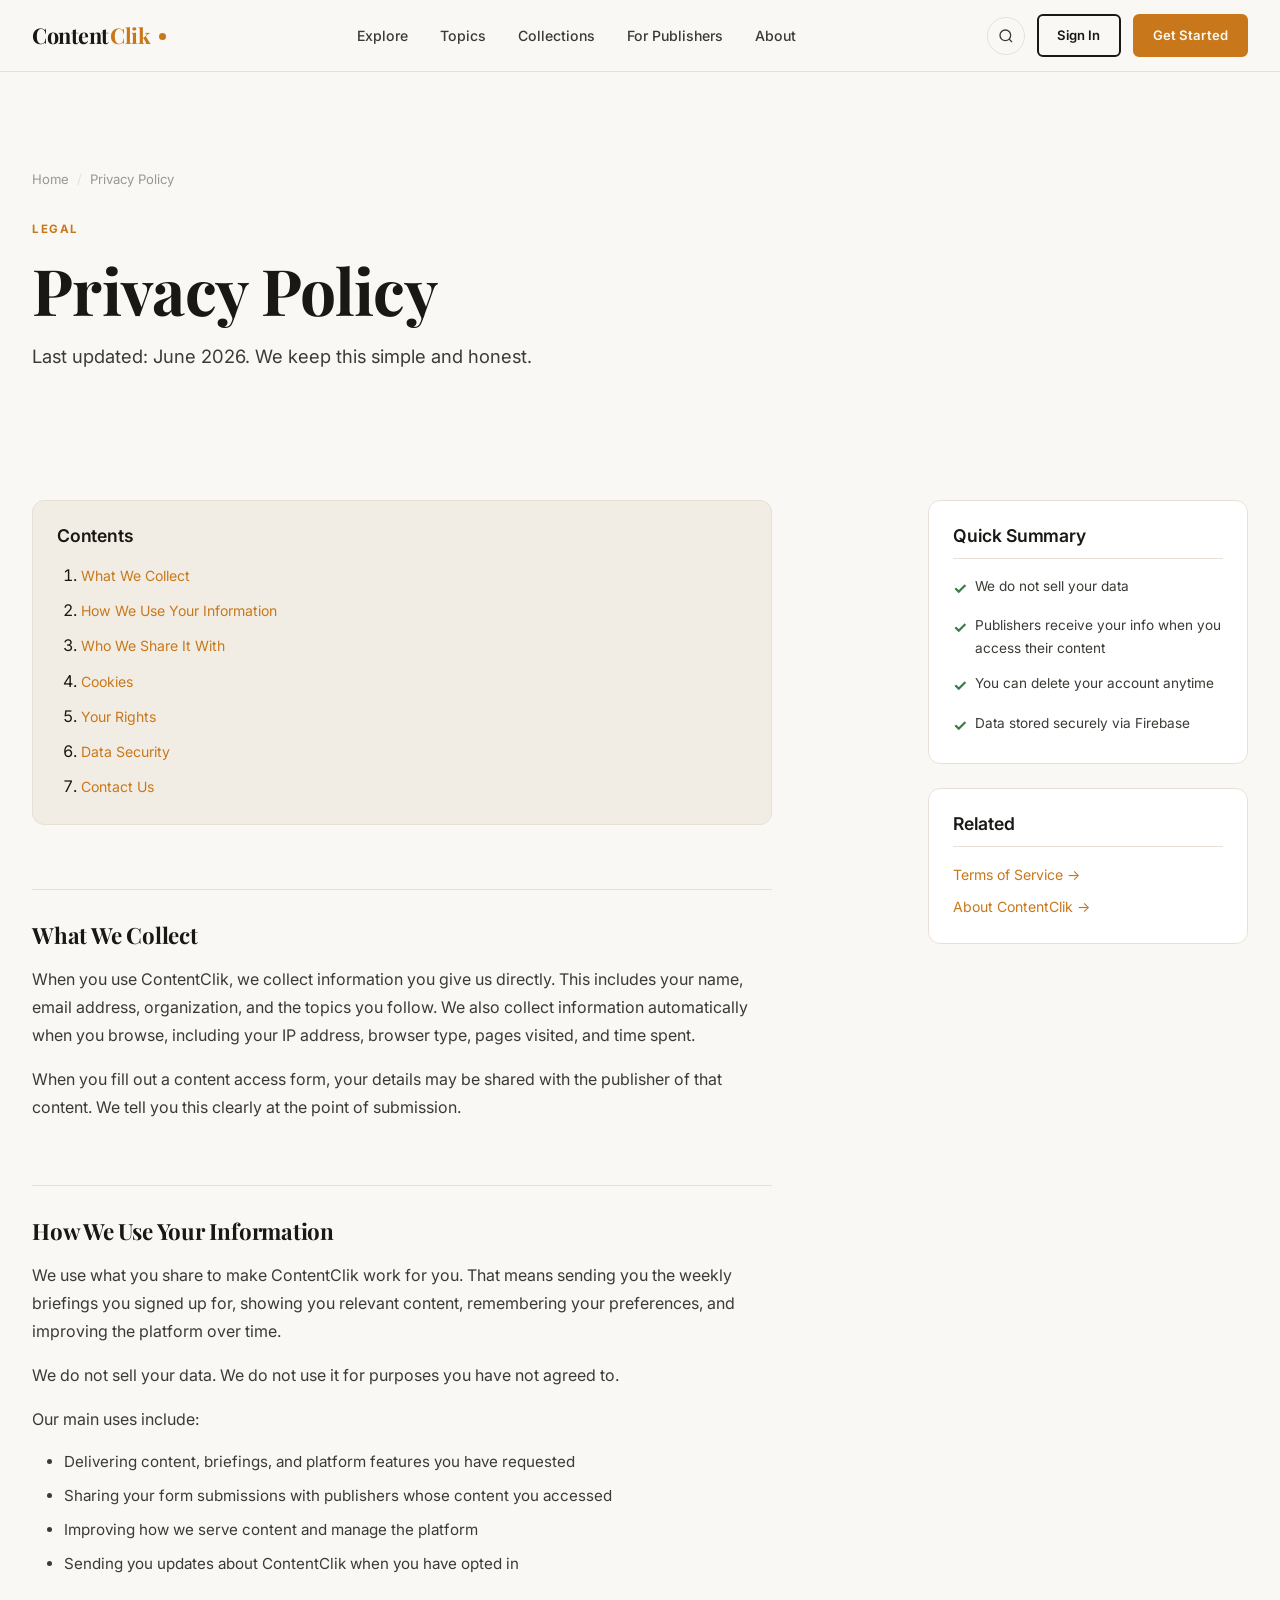
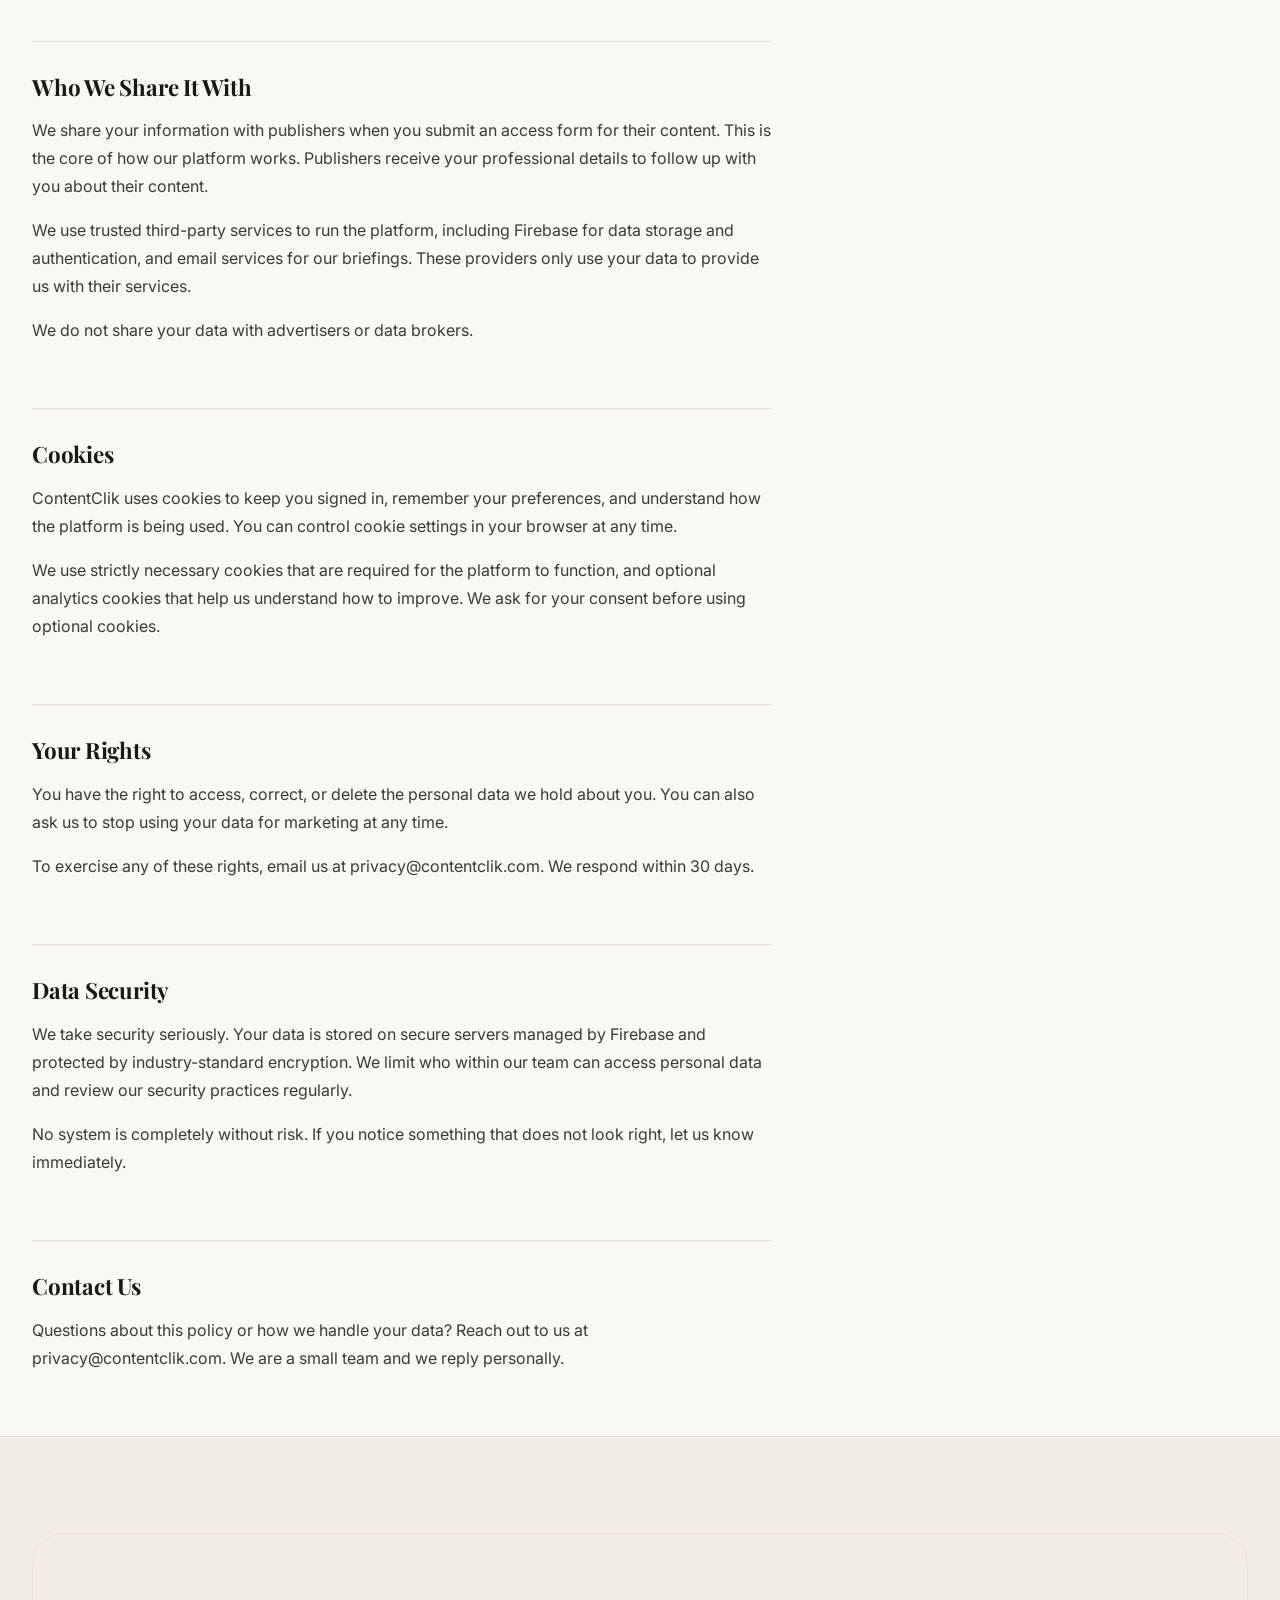
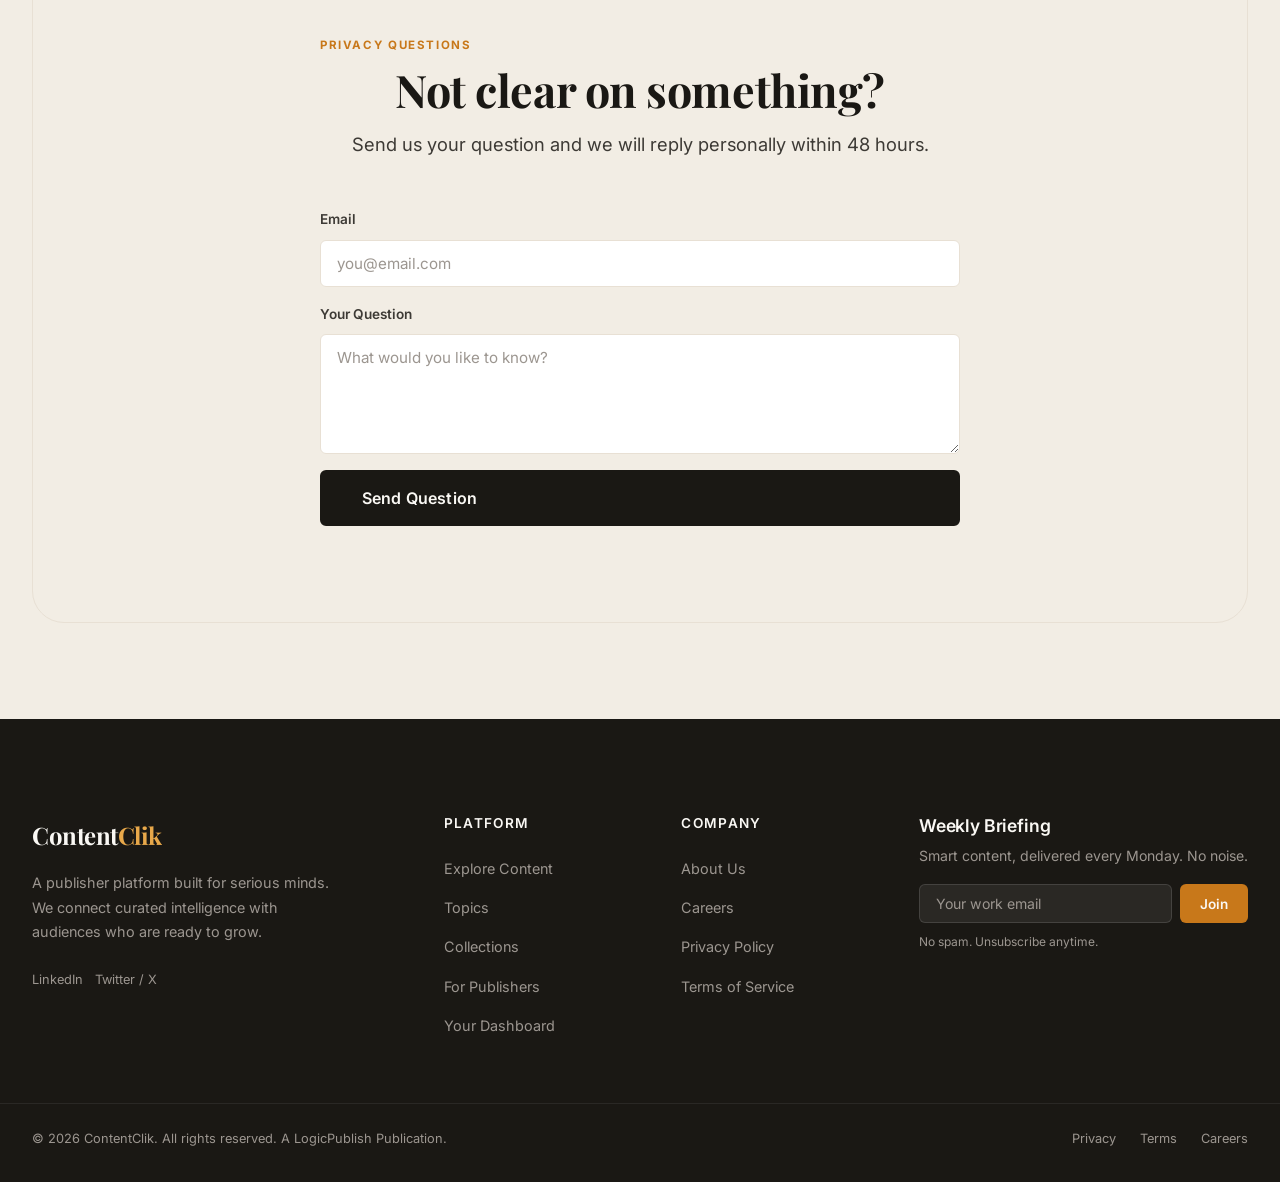
<file: test/privacy.html>
<!DOCTYPE html>
<html lang="en">

<head>
  <meta charset="UTF-8" />
  <meta name="viewport" content="width=device-width, initial-scale=1.0" />
  <meta name="description" content="ContentClik Privacy Policy. How we collect, use, and protect your information." />
  <title>Privacy Policy - ContentClik</title>
  <link rel="stylesheet" href="assets/css/main.css" />
  <link rel="stylesheet" href="assets/css/responsiveness.css" />
</head>

<body>

  <div id="cc-nav"></div>

  <!-- PAGE HEADER -->
  <div class="page-header">
    <div class="container">
      <div class="breadcrumb">
        <a href="/index.html">Home</a>
        <span class="breadcrumb-sep">/</span>
        <span>Privacy Policy</span>
      </div>
      <div class="section-label">Legal</div>
      <h1>Privacy Policy</h1>
      <p class="lead" style="margin-top:var(--sp-3);">Last updated: June 2026. We keep this simple and honest.</p>
    </div>
  </div>

  <!-- =====================================================
       PRIVACY CONTENT
  ====================================================== -->
  <section class="section--sm">
    <div class="container">
      <div class="page-with-panel">

        <div class="legal-content">

          <div class="legal-toc">
            <h5>Contents</h5>
            <ol>
              <li><a href="#p1">What We Collect</a></li>
              <li><a href="#p2">How We Use Your Information</a></li>
              <li><a href="#p3">Who We Share It With</a></li>
              <li><a href="#p4">Cookies</a></li>
              <li><a href="#p5">Your Rights</a></li>
              <li><a href="#p6">Data Security</a></li>
              <li><a href="#p7">Contact Us</a></li>
            </ol>
          </div>

          <h2 id="p1">What We Collect</h2>
          <p>When you use ContentClik, we collect information you give us directly. This includes your name, email
            address, organization, and the topics you follow. We also collect information automatically when you browse,
            including your IP address, browser type, pages visited, and time spent.</p>
          <p>When you fill out a content access form, your details may be shared with the publisher of that content. We
            tell you this clearly at the point of submission.</p>

          <h2 id="p2">How We Use Your Information</h2>
          <p>We use what you share to make ContentClik work for you. That means sending you the weekly briefings you
            signed up for, showing you relevant content, remembering your preferences, and improving the platform over
            time.</p>
          <p>We do not sell your data. We do not use it for purposes you have not agreed to.</p>
          <p>Our main uses include:</p>
          <ul>
            <li>Delivering content, briefings, and platform features you have requested</li>
            <li>Sharing your form submissions with publishers whose content you accessed</li>
            <li>Improving how we serve content and manage the platform</li>
            <li>Sending you updates about ContentClik when you have opted in</li>
          </ul>

          <h2 id="p3">Who We Share It With</h2>
          <p>We share your information with publishers when you submit an access form for their content. This is the
            core of how our platform works. Publishers receive your professional details to follow up with you about
            their content.</p>
          <p>We use trusted third-party services to run the platform, including Firebase for data storage and
            authentication, and email services for our briefings. These providers only use your data to provide us with
            their services.</p>
          <p>We do not share your data with advertisers or data brokers.</p>

          <h2 id="p4">Cookies</h2>
          <p>ContentClik uses cookies to keep you signed in, remember your preferences, and understand how the platform
            is being used. You can control cookie settings in your browser at any time.</p>
          <p>We use strictly necessary cookies that are required for the platform to function, and optional analytics
            cookies that help us understand how to improve. We ask for your consent before using optional cookies.</p>

          <h2 id="p5">Your Rights</h2>
          <p>You have the right to access, correct, or delete the personal data we hold about you. You can also ask us
            to stop using your data for marketing at any time.</p>
          <p>To exercise any of these rights, email us at privacy@contentclik.com. We respond within 30 days.</p>

          <h2 id="p6">Data Security</h2>
          <p>We take security seriously. Your data is stored on secure servers managed by Firebase and protected by
            industry-standard encryption. We limit who within our team can access personal data and review our security
            practices regularly.</p>
          <p>No system is completely without risk. If you notice something that does not look right, let us know
            immediately.</p>

          <h2 id="p7">Contact Us</h2>
          <p>Questions about this policy or how we handle your data? Reach out to us at privacy@contentclik.com. We are
            a small team and we reply personally.</p>

        </div>

        <!-- RIGHT PANEL -->
        <aside class="panel">
          <div class="panel-box">
            <h5>Quick Summary</h5>
            <div style="display:flex;flex-direction:column;gap:var(--sp-3);margin-top:var(--sp-2);">
              <div style="display:flex;gap:8px;align-items:flex-start;">
                <span style="color:var(--success);font-weight:700;flex-shrink:0;">&#10003;</span>
                <span style="font-size:0.85rem;color:var(--ink-soft);">We do not sell your data</span>
              </div>
              <div style="display:flex;gap:8px;align-items:flex-start;">
                <span style="color:var(--success);font-weight:700;flex-shrink:0;">&#10003;</span>
                <span style="font-size:0.85rem;color:var(--ink-soft);">Publishers receive your info when you access
                  their content</span>
              </div>
              <div style="display:flex;gap:8px;align-items:flex-start;">
                <span style="color:var(--success);font-weight:700;flex-shrink:0;">&#10003;</span>
                <span style="font-size:0.85rem;color:var(--ink-soft);">You can delete your account anytime</span>
              </div>
              <div style="display:flex;gap:8px;align-items:flex-start;">
                <span style="color:var(--success);font-weight:700;flex-shrink:0;">&#10003;</span>
                <span style="font-size:0.85rem;color:var(--ink-soft);">Data stored securely via Firebase</span>
              </div>
            </div>
          </div>
          <div class="panel-box">
            <h5>Related</h5>
            <div style="display:flex;flex-direction:column;gap:var(--sp-2);">
              <a href="/terms.html" style="font-size:0.88rem;color:var(--amber);">Terms of Service &rarr;</a>
              <a href="/about.html" style="font-size:0.88rem;color:var(--amber);">About ContentClik &rarr;</a>
            </div>
          </div>
        </aside>

      </div>
    </div>
  </section>

  <!-- FORM SECTION (compulsory) -->
  <section class="section" style="background:var(--ivory-mid);border-top:1px solid var(--ivory-dark);">
    <div class="container">
      <div class="form-section">
        <div class="form-section-inner">
          <div class="section-label">Privacy Questions</div>
          <h2>Not clear on something?</h2>
          <p class="lead">Send us your question and we will reply personally within 48 hours.</p>
          <form style="display:flex;flex-direction:column;gap:var(--sp-4);margin-top:var(--sp-6);">
            <div class="form-group">
              <label class="form-label">Email</label>
              <input type="email" class="form-input" placeholder="you@email.com" data-required />
              <span class="form-error" style="display:none;"></span>
            </div>
            <div class="form-group">
              <label class="form-label">Your Question</label>
              <textarea class="form-input form-textarea" placeholder="What would you like to know?"
                data-required></textarea>
              <span class="form-error" style="display:none;"></span>
            </div>
            <button type="submit" class="btn btn--primary btn--lg" style="width:100%;"
              onclick="if(validateForm(this.form)){showToast('Question received. We will reply within 48 hours.','success');this.form.reset();return false;}return false;">Send
              Question</button>
          </form>
        </div>
      </div>
    </div>
  </section>

  <footer id="cc-footer"></footer>

  <script src="modules/nav.js"></script>
  <script src="modules/footer.js"></script>
  <script src="assets/js/app.js"></script>
</body>

</html>
</file>
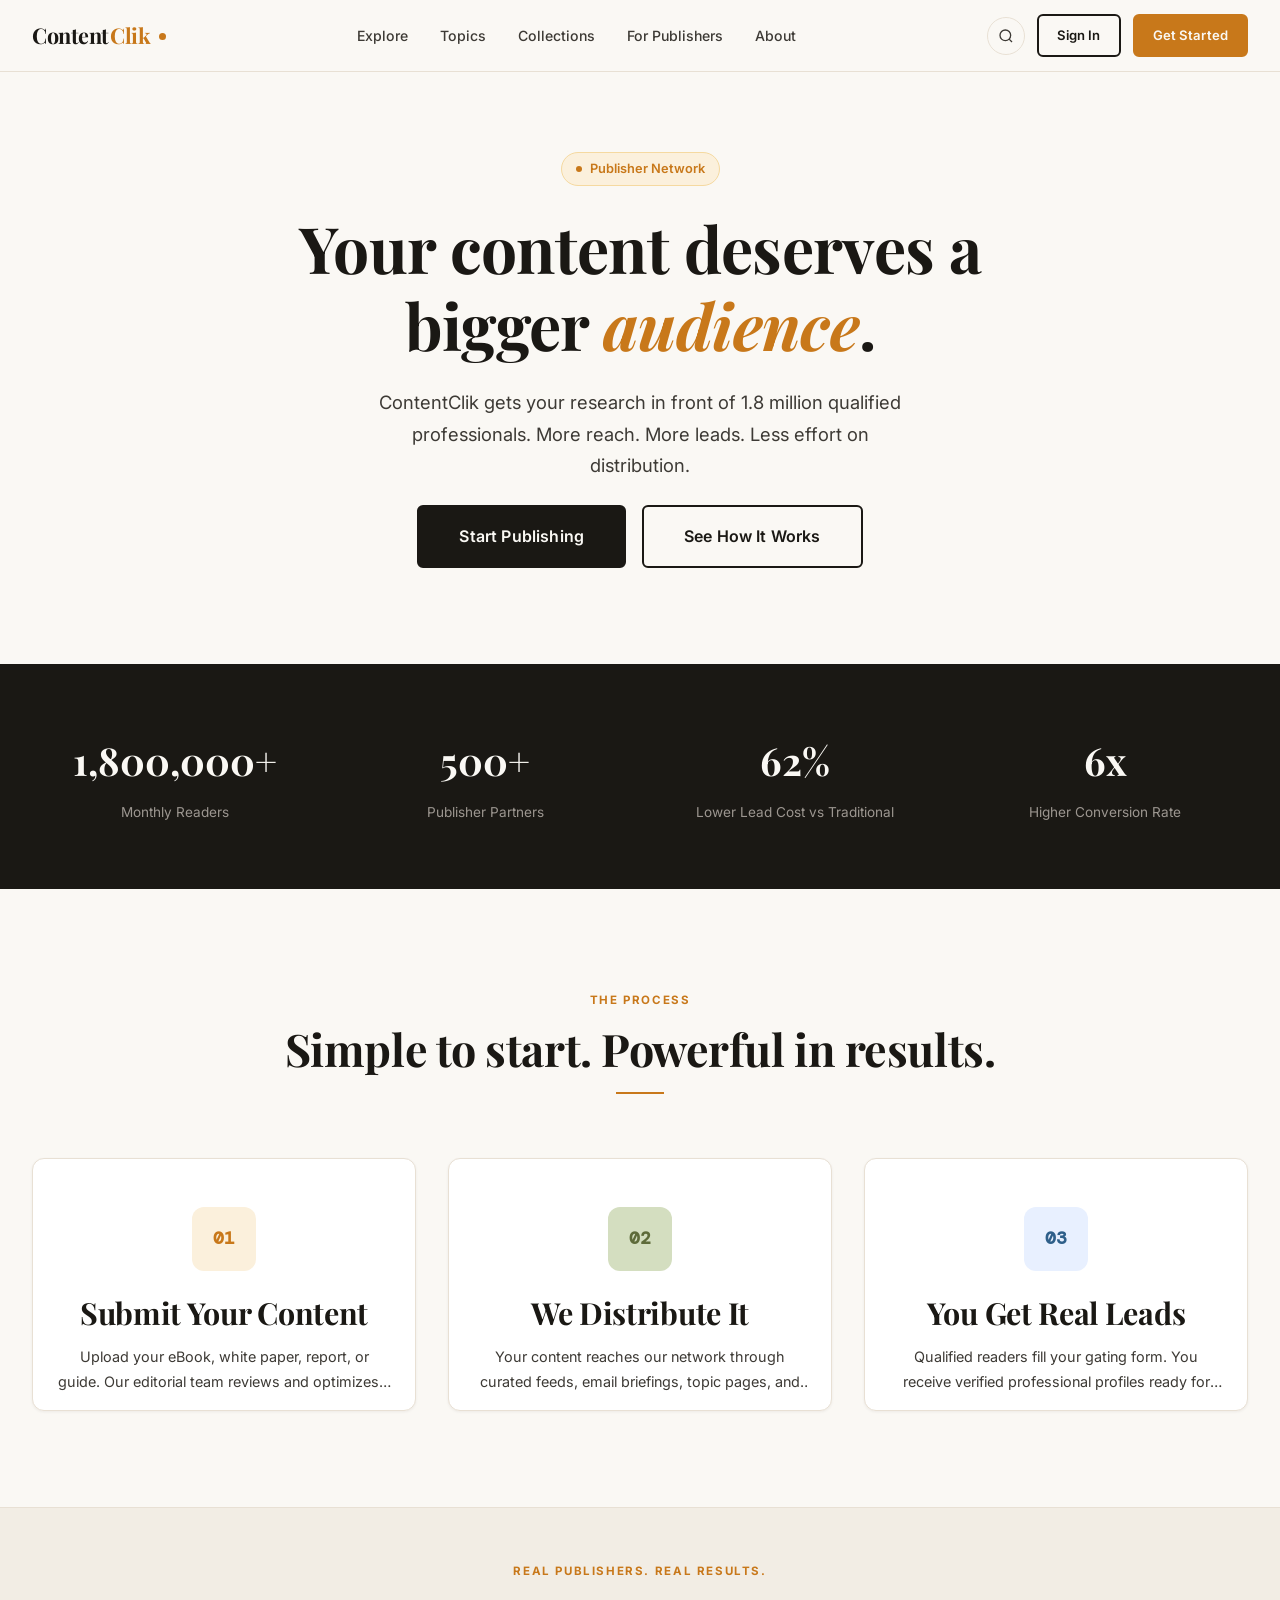
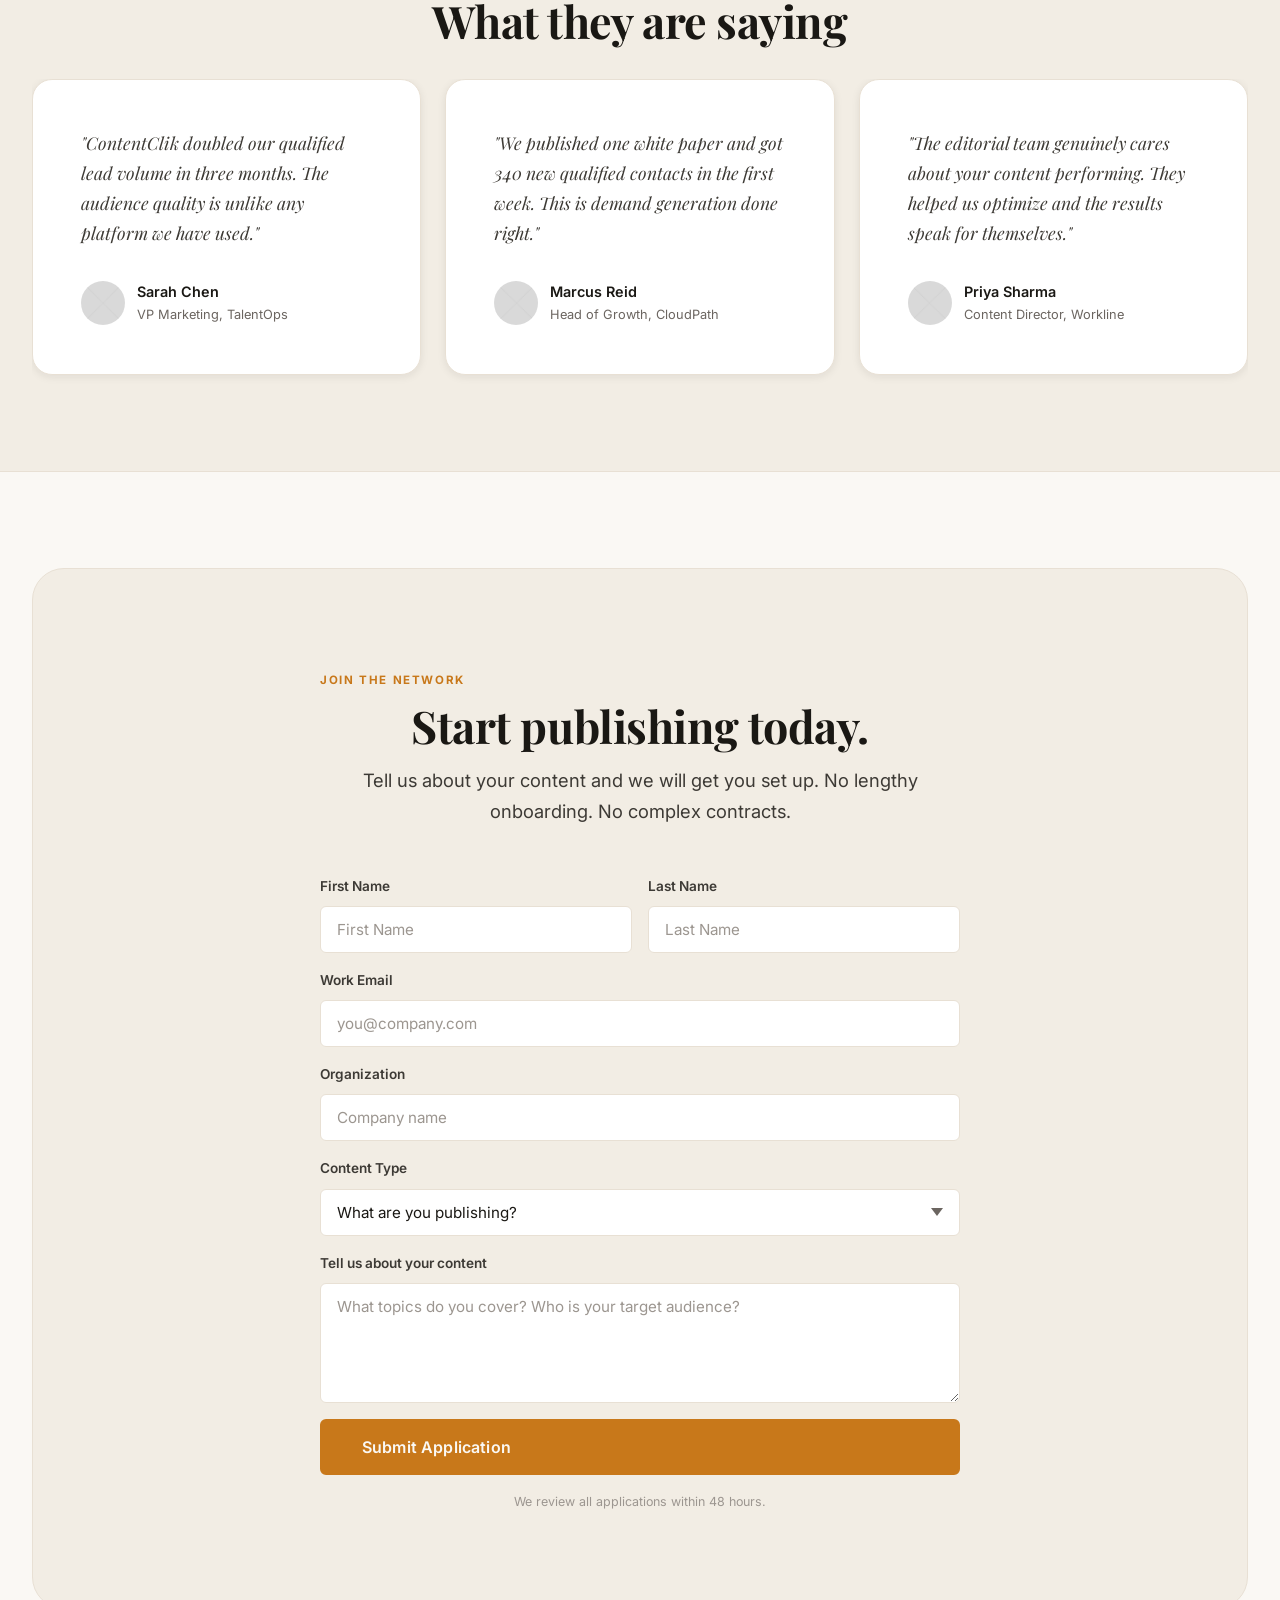
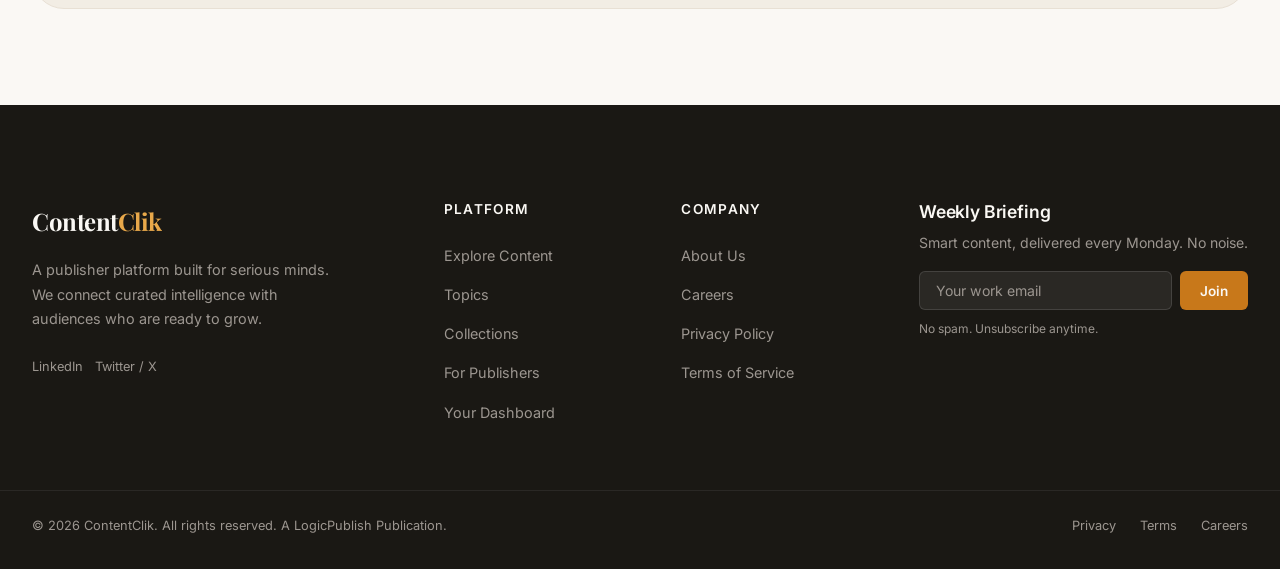
<file: test/publishers.html>
<!DOCTYPE html>
<html lang="en">

<head>
  <meta charset="UTF-8" />
  <meta name="viewport" content="width=device-width, initial-scale=1.0" />
  <meta name="description"
    content="Publish on ContentClik. Reach 1.8 million monthly readers, generate qualified leads, and build your authority." />
  <title>For Publishers - ContentClik</title>
  <link rel="stylesheet" href="assets/css/main.css" />
  <link rel="stylesheet" href="assets/css/responsiveness.css" />
  <link rel="stylesheet" href="https://cdn.jsdelivr.net/npm/swiper@11/swiper-bundle.min.css" />
</head>

<body>

  <div id="cc-nav"></div>

  <!-- HERO -->
  <section class="hero">
    <div class="container">
      <div style="max-width:700px;margin:0 auto;text-align:center;">
        <div class="hero-eyebrow" style="justify-content:center;">
          <div class="hero-eyebrow-dot"></div>
          Publisher Network
        </div>
        <h1>Your content deserves a bigger <em>audience</em>.</h1>
        <p class="lead" style="margin:var(--sp-5) auto;">ContentClik gets your research in front of 1.8 million
          qualified professionals. More reach. More leads. Less effort on distribution.</p>
        <div class="hero-actions" style="justify-content:center;">
          <a href="#publisherForm" class="btn btn--primary btn--lg">Start Publishing</a>
          <a href="#howItWorks" class="btn btn--outline btn--lg">See How It Works</a>
        </div>
      </div>
    </div>
  </section>

  <!-- STATS BAND -->
  <div class="stats-band">
    <div class="container">
      <div class="grid-4">
        <div class="stat-item"><strong data-count="1800000" data-suffix="+">0</strong><span>Monthly Readers</span></div>
        <div class="stat-item"><strong data-count="500" data-suffix="+">0</strong><span>Publisher Partners</span></div>
        <div class="stat-item"><strong data-count="62" data-suffix="%">0</strong><span>Lower Lead Cost vs
            Traditional</span></div>
        <div class="stat-item"><strong data-count="6" data-suffix="x">0</strong><span>Higher Conversion Rate</span>
        </div>
      </div>
    </div>
  </div>

  <!-- =====================================================
       HOW IT WORKS
  ====================================================== -->
  <section class="section" id="howItWorks">
    <div class="container">
      <div class="section-header section-header--center">
        <div class="section-label">The Process</div>
        <h2>Simple to start. Powerful in results.</h2>
        <div class="section-divider section-divider--center"></div>
      </div>

      <div class="grid-3" style="margin-top:var(--sp-8);">
        <div class="card" style="text-align:center;" data-reveal>
          <div style="padding:var(--sp-7) var(--sp-5) var(--sp-4);">
            <div
              style="width:64px;height:64px;background:var(--amber-bg);border-radius:var(--radius-md);margin:0 auto var(--sp-5);display:flex;align-items:center;justify-content:center;">
              <div style="font-family:var(--font-mono);font-size:1.1rem;font-weight:700;color:var(--amber);">01</div>
            </div>
            <h3>Submit Your Content</h3>
            <p style="margin-top:var(--sp-3);">Upload your eBook, white paper, report, or guide. Our editorial team
              reviews and optimizes it for discovery.</p>
          </div>
        </div>
        <div class="card" style="text-align:center;" data-reveal>
          <div style="padding:var(--sp-7) var(--sp-5) var(--sp-4);">
            <div
              style="width:64px;height:64px;background:var(--olive-pale);border-radius:var(--radius-md);margin:0 auto var(--sp-5);display:flex;align-items:center;justify-content:center;">
              <div style="font-family:var(--font-mono);font-size:1.1rem;font-weight:700;color:var(--olive);">02</div>
            </div>
            <h3>We Distribute It</h3>
            <p style="margin-top:var(--sp-3);">Your content reaches our network through curated feeds, email briefings,
              topic pages, and syndication partners.</p>
          </div>
        </div>
        <div class="card" style="text-align:center;" data-reveal>
          <div style="padding:var(--sp-7) var(--sp-5) var(--sp-4);">
            <div
              style="width:64px;height:64px;background:#E8F0FF;border-radius:var(--radius-md);margin:0 auto var(--sp-5);display:flex;align-items:center;justify-content:center;">
              <div style="font-family:var(--font-mono);font-size:1.1rem;font-weight:700;color:var(--info);">03</div>
            </div>
            <h3>You Get Real Leads</h3>
            <p style="margin-top:var(--sp-3);">Qualified readers fill your gating form. You receive verified
              professional profiles ready for your sales pipeline.</p>
          </div>
        </div>
      </div>
    </div>
  </section>

  <!-- =====================================================
       TESTIMONIALS
  ====================================================== -->
  <section class="section--sm"
    style="background:var(--ivory-mid);border-top:1px solid var(--ivory-dark);border-bottom:1px solid var(--ivory-dark);">
    <div class="container">
      <div class="section-header section-header--center" style="margin-bottom:var(--sp-6);">
        <div class="section-label">Real Publishers. Real Results.</div>
        <h2>What they are saying</h2>
      </div>

      <div class="swiper swiper-testimonials">
        <div class="swiper-wrapper">
          <div class="swiper-slide">
            <div class="testimonial-card">
              <p class="testimonial-quote">"ContentClik doubled our qualified lead volume in three months. The audience
                quality is unlike any platform we have used."</p>
              <div class="testimonial-author">
                <img src="./stencils.png" alt="Testimonial author avatar for Sarah Chen, VP of Marketing at TalentOps"
                  class="testimonial-avatar" />
                <div>
                  <div class="testimonial-name">Sarah Chen</div>
                  <div class="testimonial-role">VP Marketing, TalentOps</div>
                </div>
              </div>
            </div>
          </div>
          <div class="swiper-slide">
            <div class="testimonial-card">
              <p class="testimonial-quote">"We published one white paper and got 340 new qualified contacts in the first
                week. This is demand generation done right."</p>
              <div class="testimonial-author">
                <img src="./stencils.png" alt="Testimonial author avatar for Marcus Reid, Head of Growth at CloudPath"
                  class="testimonial-avatar" />
                <div>
                  <div class="testimonial-name">Marcus Reid</div>
                  <div class="testimonial-role">Head of Growth, CloudPath</div>
                </div>
              </div>
            </div>
          </div>
          <div class="swiper-slide">
            <div class="testimonial-card">
              <p class="testimonial-quote">"The editorial team genuinely cares about your content performing. They
                helped us optimize and the results speak for themselves."</p>
              <div class="testimonial-author">
                <img src="./stencils.png" alt="Testimonial author avatar for Priya Sharma, Content Director at Workline"
                  class="testimonial-avatar" />
                <div>
                  <div class="testimonial-name">Priya Sharma</div>
                  <div class="testimonial-role">Content Director, Workline</div>
                </div>
              </div>
            </div>
          </div>
        </div>
        <div class="swiper-pagination"></div>
      </div>
    </div>
  </section>

  <!-- =====================================================
       PUBLISHER FORM (compulsory + primary CTA)
  ====================================================== -->
  <section class="section" id="publisherForm">
    <div class="container">
      <div class="form-section">
        <div class="form-section-inner">
          <div class="section-label">Join the Network</div>
          <h2>Start publishing today.</h2>
          <p class="lead">Tell us about your content and we will get you set up. No lengthy onboarding. No complex
            contracts.</p>
          <form style="display:flex;flex-direction:column;gap:var(--sp-4);margin-top:var(--sp-6);" id="publishForm">
            <div class="form-row">
              <div class="form-group">
                <label class="form-label">First Name</label>
                <input type="text" class="form-input" placeholder="First Name" data-required />
                <span class="form-error" style="display:none;"></span>
              </div>
              <div class="form-group">
                <label class="form-label">Last Name</label>
                <input type="text" class="form-input" placeholder="Last Name" data-required />
                <span class="form-error" style="display:none;"></span>
              </div>
            </div>
            <div class="form-group">
              <label class="form-label">Work Email</label>
              <input type="email" class="form-input" placeholder="you@company.com" data-required />
              <span class="form-error" style="display:none;"></span>
            </div>
            <div class="form-group">
              <label class="form-label">Organization</label>
              <input type="text" class="form-input" placeholder="Company name" data-required />
              <span class="form-error" style="display:none;"></span>
            </div>
            <div class="form-group">
              <label class="form-label">Content Type</label>
              <select class="form-input form-select">
                <option value="">What are you publishing?</option>
                <option>eBook</option>
                <option>White Paper</option>
                <option>Research Report</option>
                <option>Webinar</option>
                <option>Guide or Kit</option>
                <option>Multiple Types</option>
              </select>
            </div>
            <div class="form-group">
              <label class="form-label">Tell us about your content</label>
              <textarea class="form-input form-textarea"
                placeholder="What topics do you cover? Who is your target audience?" data-required></textarea>
              <span class="form-error" style="display:none;"></span>
            </div>
            <button type="submit" class="btn btn--amber btn--lg" style="width:100%;"
              onclick="if(validateForm(this.form)){showToast('Application received. We will be in touch within 48 hours.','success');this.form.reset();return false;}return false;">Submit
              Application</button>
            <p style="font-size:0.78rem;color:var(--ink-light);text-align:center;">We review all applications within 48
              hours.</p>
          </form>
        </div>
      </div>
    </div>
  </section>

  <footer id="cc-footer"></footer>

  <script src="https://cdn.jsdelivr.net/npm/swiper@11/swiper-bundle.min.js"></script>
  <script src="modules/nav.js"></script>
  <script src="modules/footer.js"></script>
  <script src="assets/js/app.js"></script>
</body>

</html>
</file>
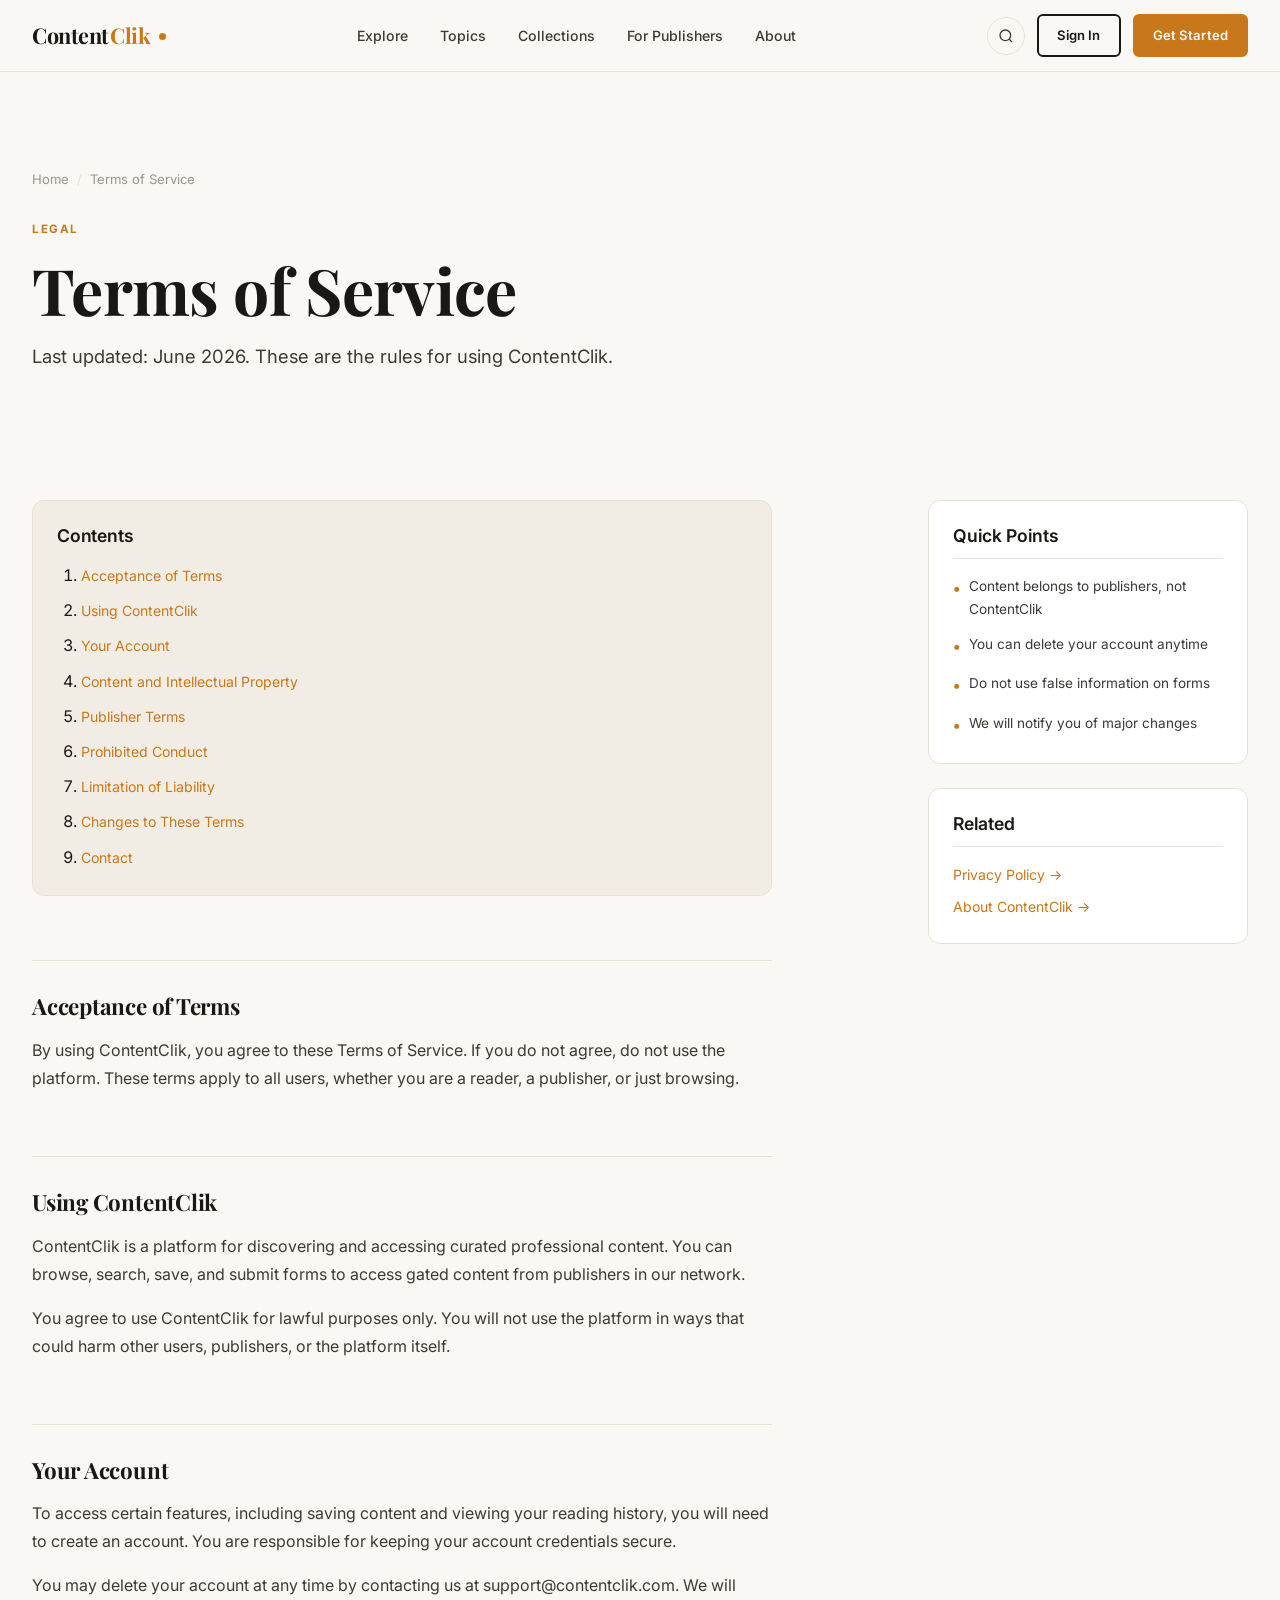
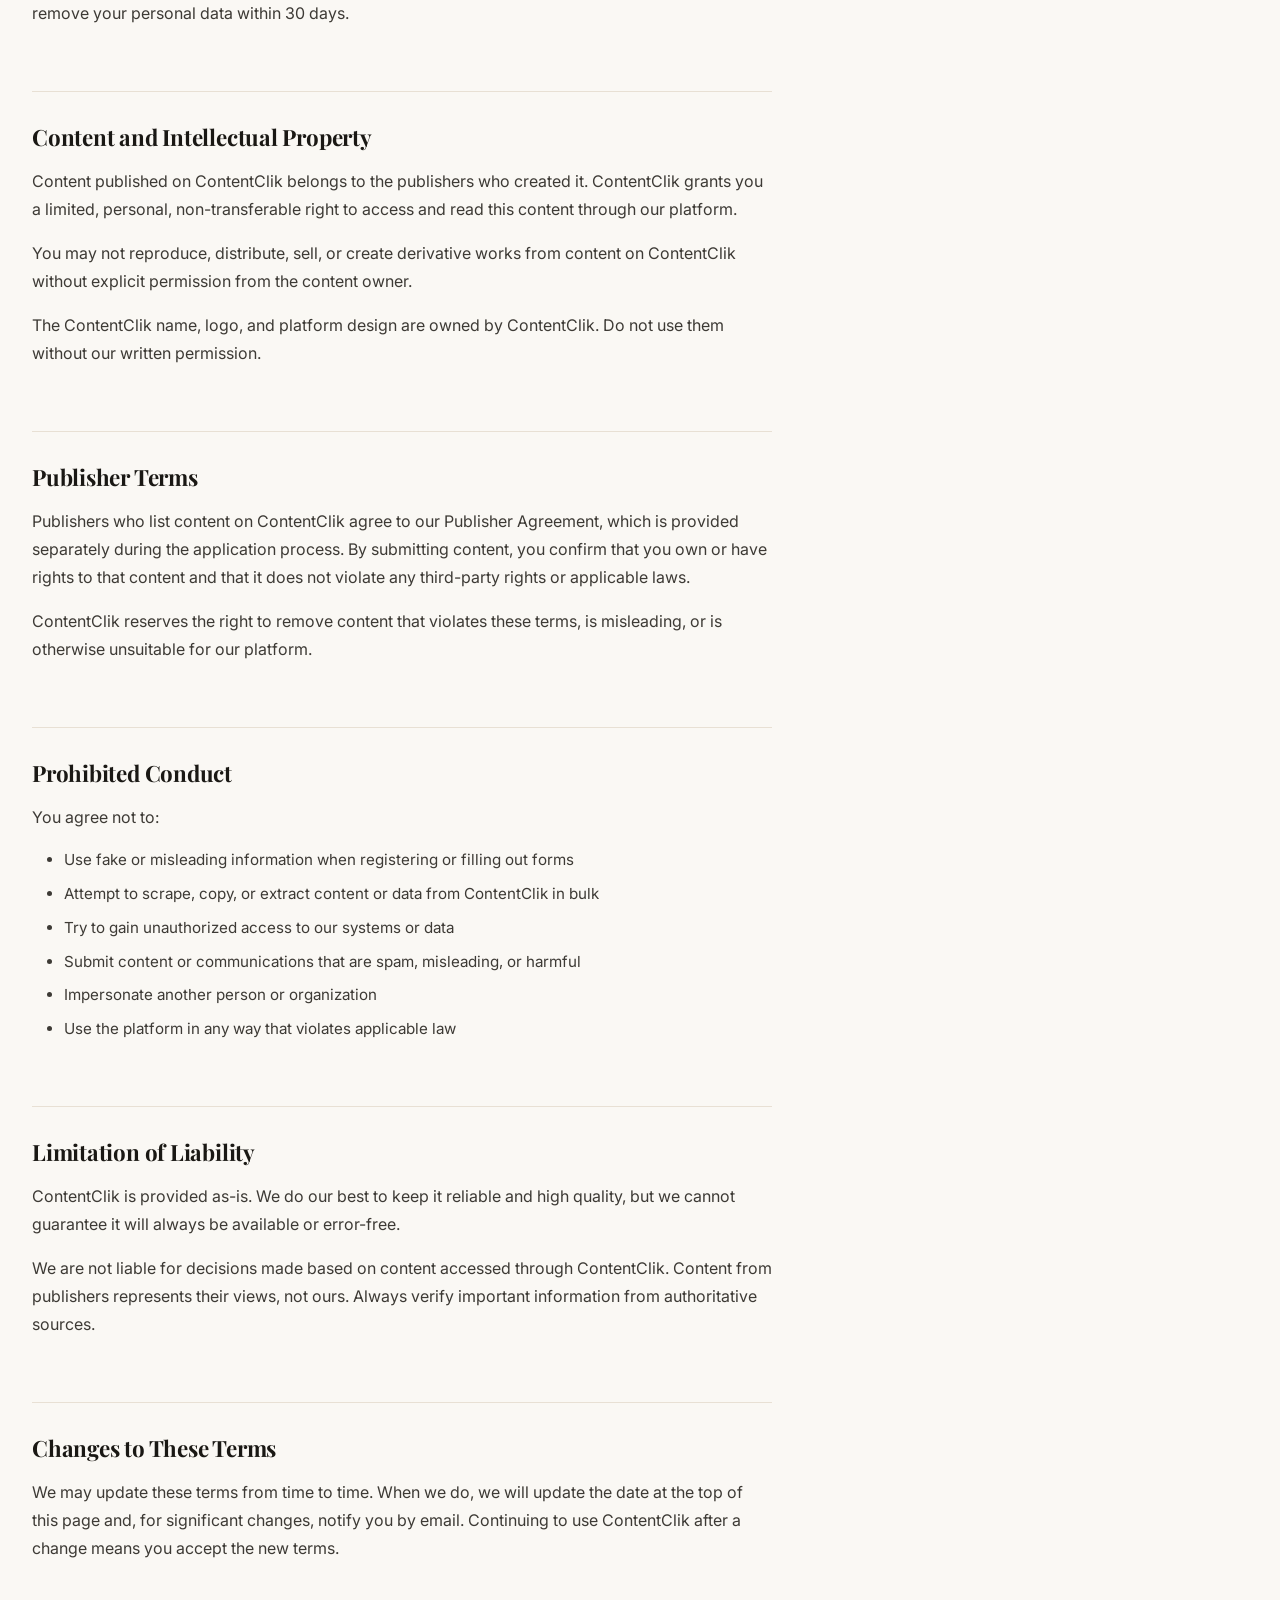
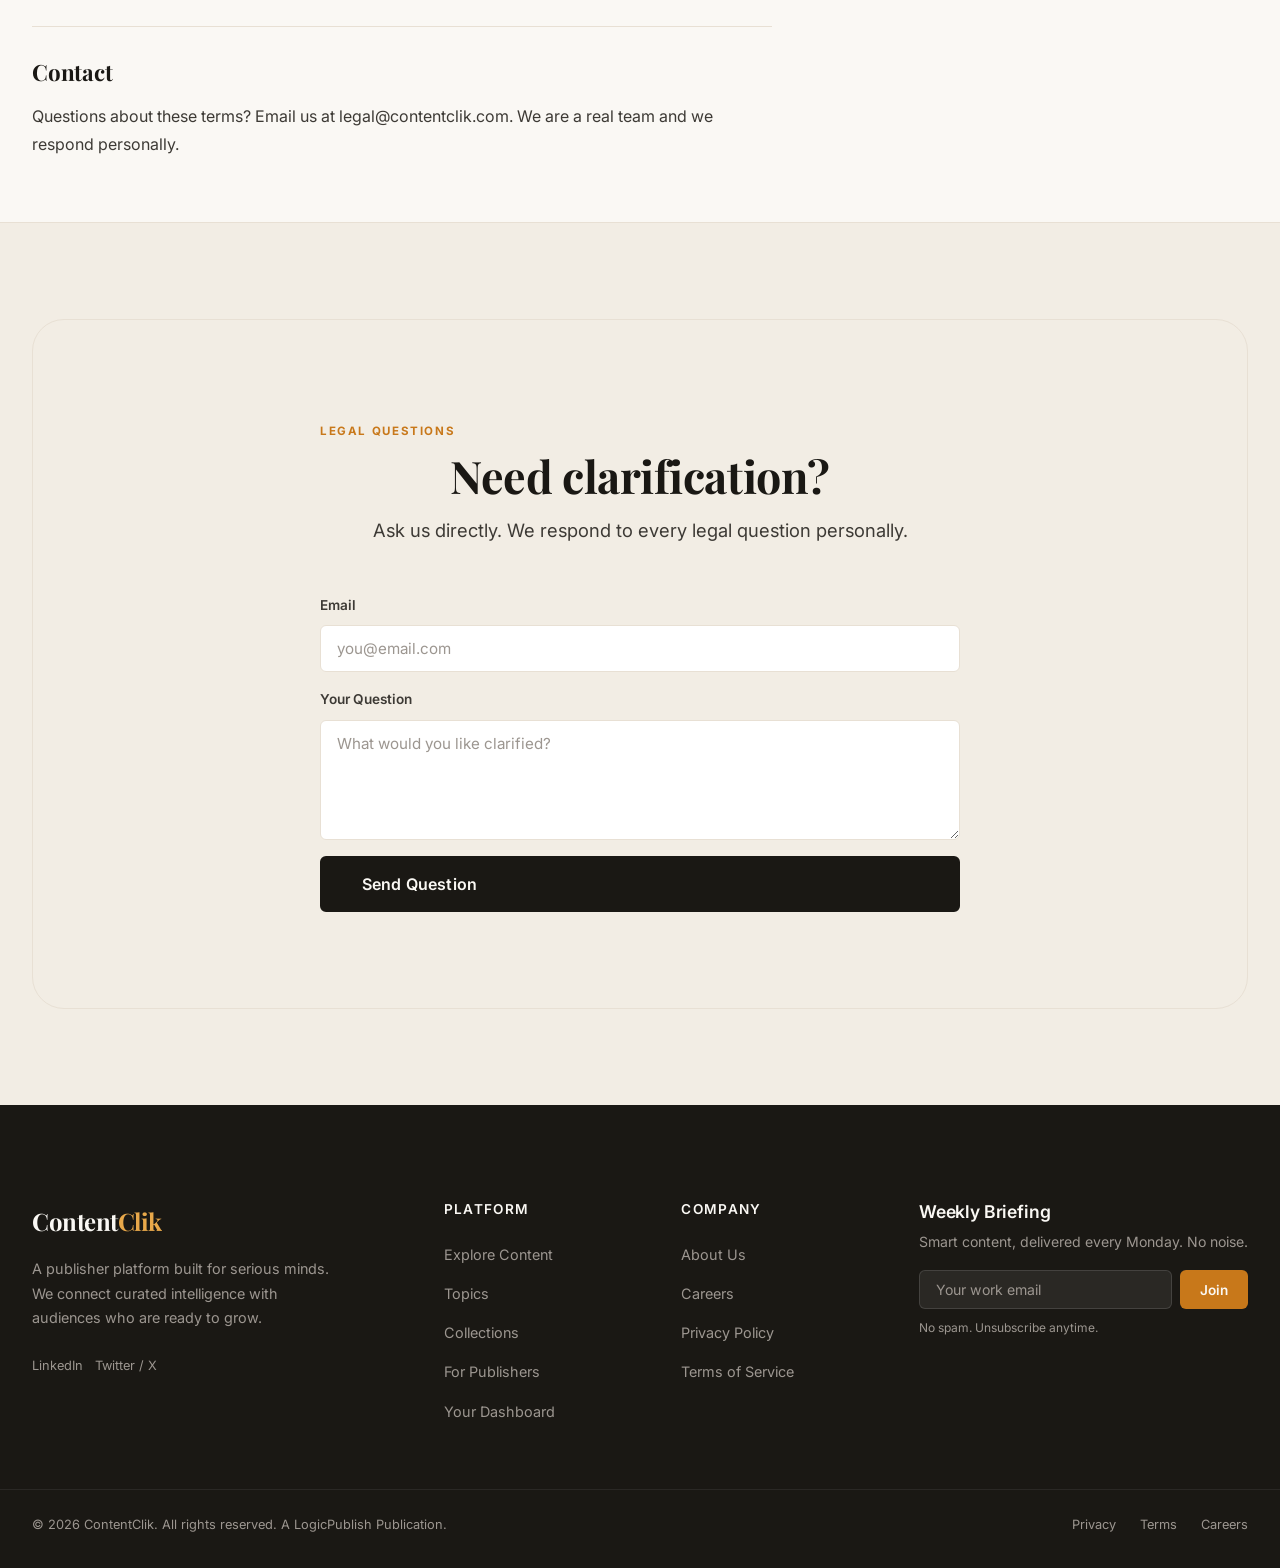
<file: test/terms.html>
<!DOCTYPE html>
<html lang="en">

<head>
  <meta charset="UTF-8" />
  <meta name="viewport" content="width=device-width, initial-scale=1.0" />
  <meta name="description"
    content="ContentClik Terms of Service. The rules and responsibilities for using our platform." />
  <title>Terms of Service - ContentClik</title>
  <link rel="stylesheet" href="assets/css/main.css" />
</head>

<body>

  <div id="cc-nav"></div>

  <!-- PAGE HEADER -->
  <div class="page-header">
    <div class="container">
      <div class="breadcrumb">
        <a href="/index.html">Home</a>
        <span class="breadcrumb-sep">/</span>
        <span>Terms of Service</span>
      </div>
      <div class="section-label">Legal</div>
      <h1>Terms of Service</h1>
      <p class="lead" style="margin-top:var(--sp-3);">Last updated: June 2026. These are the rules for using
        ContentClik.</p>
    </div>
  </div>

  <!-- =====================================================
       TERMS CONTENT
  ====================================================== -->
  <section class="section--sm">
    <div class="container">
      <div class="page-with-panel">

        <div class="legal-content">

          <div class="legal-toc">
            <h5>Contents</h5>
            <ol>
              <li><a href="#t1">Acceptance of Terms</a></li>
              <li><a href="#t2">Using ContentClik</a></li>
              <li><a href="#t3">Your Account</a></li>
              <li><a href="#t4">Content and Intellectual Property</a></li>
              <li><a href="#t5">Publisher Terms</a></li>
              <li><a href="#t6">Prohibited Conduct</a></li>
              <li><a href="#t7">Limitation of Liability</a></li>
              <li><a href="#t8">Changes to These Terms</a></li>
              <li><a href="#t9">Contact</a></li>
            </ol>
          </div>

          <h2 id="t1">Acceptance of Terms</h2>
          <p>By using ContentClik, you agree to these Terms of Service. If you do not agree, do not use the platform.
            These terms apply to all users, whether you are a reader, a publisher, or just browsing.</p>

          <h2 id="t2">Using ContentClik</h2>
          <p>ContentClik is a platform for discovering and accessing curated professional content. You can browse,
            search, save, and submit forms to access gated content from publishers in our network.</p>
          <p>You agree to use ContentClik for lawful purposes only. You will not use the platform in ways that could
            harm other users, publishers, or the platform itself.</p>

          <h2 id="t3">Your Account</h2>
          <p>To access certain features, including saving content and viewing your reading history, you will need to
            create an account. You are responsible for keeping your account credentials secure.</p>
          <p>You may delete your account at any time by contacting us at support@contentclik.com. We will remove your
            personal data within 30 days.</p>

          <h2 id="t4">Content and Intellectual Property</h2>
          <p>Content published on ContentClik belongs to the publishers who created it. ContentClik grants you a
            limited, personal, non-transferable right to access and read this content through our platform.</p>
          <p>You may not reproduce, distribute, sell, or create derivative works from content on ContentClik without
            explicit permission from the content owner.</p>
          <p>The ContentClik name, logo, and platform design are owned by ContentClik. Do not use them without our
            written permission.</p>

          <h2 id="t5">Publisher Terms</h2>
          <p>Publishers who list content on ContentClik agree to our Publisher Agreement, which is provided separately
            during the application process. By submitting content, you confirm that you own or have rights to that
            content and that it does not violate any third-party rights or applicable laws.</p>
          <p>ContentClik reserves the right to remove content that violates these terms, is misleading, or is otherwise
            unsuitable for our platform.</p>

          <h2 id="t6">Prohibited Conduct</h2>
          <p>You agree not to:</p>
          <ul>
            <li>Use fake or misleading information when registering or filling out forms</li>
            <li>Attempt to scrape, copy, or extract content or data from ContentClik in bulk</li>
            <li>Try to gain unauthorized access to our systems or data</li>
            <li>Submit content or communications that are spam, misleading, or harmful</li>
            <li>Impersonate another person or organization</li>
            <li>Use the platform in any way that violates applicable law</li>
          </ul>

          <h2 id="t7">Limitation of Liability</h2>
          <p>ContentClik is provided as-is. We do our best to keep it reliable and high quality, but we cannot guarantee
            it will always be available or error-free.</p>
          <p>We are not liable for decisions made based on content accessed through ContentClik. Content from publishers
            represents their views, not ours. Always verify important information from authoritative sources.</p>

          <h2 id="t8">Changes to These Terms</h2>
          <p>We may update these terms from time to time. When we do, we will update the date at the top of this page
            and, for significant changes, notify you by email. Continuing to use ContentClik after a change means you
            accept the new terms.</p>

          <h2 id="t9">Contact</h2>
          <p>Questions about these terms? Email us at legal@contentclik.com. We are a real team and we respond
            personally.</p>

        </div>

        <!-- RIGHT PANEL -->
        <aside class="panel">
          <div class="panel-box">
            <h5>Quick Points</h5>
            <div style="display:flex;flex-direction:column;gap:var(--sp-3);margin-top:var(--sp-2);">
              <div style="display:flex;gap:8px;align-items:flex-start;">
                <span style="color:var(--amber);font-weight:700;flex-shrink:0;">&bull;</span>
                <span style="font-size:0.85rem;color:var(--ink-soft);">Content belongs to publishers, not
                  ContentClik</span>
              </div>
              <div style="display:flex;gap:8px;align-items:flex-start;">
                <span style="color:var(--amber);font-weight:700;flex-shrink:0;">&bull;</span>
                <span style="font-size:0.85rem;color:var(--ink-soft);">You can delete your account anytime</span>
              </div>
              <div style="display:flex;gap:8px;align-items:flex-start;">
                <span style="color:var(--amber);font-weight:700;flex-shrink:0;">&bull;</span>
                <span style="font-size:0.85rem;color:var(--ink-soft);">Do not use false information on forms</span>
              </div>
              <div style="display:flex;gap:8px;align-items:flex-start;">
                <span style="color:var(--amber);font-weight:700;flex-shrink:0;">&bull;</span>
                <span style="font-size:0.85rem;color:var(--ink-soft);">We will notify you of major changes</span>
              </div>
            </div>
          </div>
          <div class="panel-box">
            <h5>Related</h5>
            <div style="display:flex;flex-direction:column;gap:var(--sp-2);">
              <a href="/privacy.html" style="font-size:0.88rem;color:var(--amber);">Privacy Policy &rarr;</a>
              <a href="/about.html" style="font-size:0.88rem;color:var(--amber);">About ContentClik &rarr;</a>
            </div>
          </div>
        </aside>

      </div>
    </div>
  </section>

  <!-- FORM SECTION (compulsory) -->
  <section class="section" style="background:var(--ivory-mid);border-top:1px solid var(--ivory-dark);">
    <div class="container">
      <div class="form-section">
        <div class="form-section-inner">
          <div class="section-label">Legal Questions</div>
          <h2>Need clarification?</h2>
          <p class="lead">Ask us directly. We respond to every legal question personally.</p>
          <form style="display:flex;flex-direction:column;gap:var(--sp-4);margin-top:var(--sp-6);">
            <div class="form-group">
              <label class="form-label">Email</label>
              <input type="email" class="form-input" placeholder="you@email.com" data-required />
              <span class="form-error" style="display:none;"></span>
            </div>
            <div class="form-group">
              <label class="form-label">Your Question</label>
              <textarea class="form-input form-textarea" placeholder="What would you like clarified?"
                data-required></textarea>
              <span class="form-error" style="display:none;"></span>
            </div>
            <button type="submit" class="btn btn--primary btn--lg" style="width:100%;"
              onclick="if(validateForm(this.form)){showToast('Question received. Legal team will reply within 48 hours.','success');this.form.reset();return false;}return false;">Send
              Question</button>
          </form>
        </div>
      </div>
    </div>
  </section>

  <footer id="cc-footer"></footer>

  <script src="modules/nav.js"></script>
  <script src="modules/footer.js"></script>
  <script src="assets/js/app.js"></script>
</body>

</html>
</file>
<file: test/assets/css/main.css>
/* ============================================================
   CONTENTCLIK - MAIN STYLESHEET
   Design System: Luxury Editorial, Warm Ivory + Ink + Amber
   ============================================================ */

@import url('https://fonts.googleapis.com/css2?family=Playfair+Display:ital,wght@0,400;0,600;0,700;1,400&family=Inter:wght@300;400;500;600;700&family=DM+Mono:wght@400;500&display=swap');

/* ============================================================
   CSS CUSTOM PROPERTIES
   ============================================================ */

:root {
  /* Core Palette */
  --ivory: #FAF8F4;
  --ivory-mid: #F2EDE4;
  --ivory-dark: #E8E0D4;
  --ink: #1A1814;
  --ink-soft: #3D3A35;
  --ink-muted: #6B6560;
  --ink-light: #9C9690;

  /* Accent - Warm Amber / Mango Gradient Range */
  --amber: #C8781A;
  --amber-light: #E8A84A;
  --amber-pale: #F5D9A0;
  --amber-bg: #FBF0DC;

  /* Accent - Olive Green (editorial, trust) */
  --olive: #5E6B3A;
  --olive-light: #8A9B5C;
  --olive-pale: #D4DEC0;

  /* Status */
  --success: #3A7D44;
  --error: #B03A2E;
  --info: #2E5F8A;

  /* Typography */
  --font-display: 'Playfair Display', Georgia, serif;
  --font-body: 'Inter', system-ui, sans-serif;
  --font-mono: 'DM Mono', monospace;

  /* Spacing Scale (8px base) */
  --sp-1: 4px;
  --sp-2: 8px;
  --sp-3: 12px;
  --sp-4: 16px;
  --sp-5: 24px;
  --sp-6: 32px;
  --sp-7: 48px;
  --sp-8: 64px;
  --sp-9: 80px;
  --sp-10: 96px;
  --sp-11: 120px;

  /* Border Radius */
  --radius-sm: 6px;
  --radius-md: 12px;
  --radius-lg: 20px;
  --radius-xl: 32px;
  --radius-pill: 999px;

  /* Shadows */
  --shadow-xs: 0 1px 3px rgba(26, 24, 20, 0.06);
  --shadow-sm: 0 2px 8px rgba(26, 24, 20, 0.08);
  --shadow-md: 0 4px 16px rgba(26, 24, 20, 0.10);
  --shadow-lg: 0 8px 32px rgba(26, 24, 20, 0.12);
  --shadow-xl: 0 16px 48px rgba(26, 24, 20, 0.14);

  /* Transitions */
  --ease-fast: 0.15s ease;
  --ease-mid: 0.25s ease;
  --ease-slow: 0.4s cubic-bezier(0.25, 0.46, 0.45, 0.94);

  /* Layout */
  --max-width: 1280px;
  --content-width: 900px;
  --nav-height: 72px;
}

/* ============================================================
   RESET & BASE
   ============================================================ */

*,
*::before,
*::after {
  box-sizing: border-box;
  margin: 0;
  padding: 0;
}

html {
  font-size: 16px;
  scroll-behavior: smooth;
  -webkit-text-size-adjust: 100%;
}

body {
  background-color: var(--ivory);
  color: var(--ink);
  font-family: var(--font-body);
  font-weight: 400;
  line-height: 1.7;
  -webkit-font-smoothing: antialiased;
  -moz-osx-font-smoothing: grayscale;
  overflow-x: hidden;
}

img {
  max-width: 100%;
  height: auto;
  display: block;
}

a {
  color: inherit;
  text-decoration: none;
}

ul,
ol {
  list-style: none;
}

button {
  cursor: pointer;
  border: none;
  background: none;
  font-family: inherit;
}

input,
textarea,
select {
  font-family: inherit;
  font-size: inherit;
}

/* ============================================================
   TYPOGRAPHY SCALE
   ============================================================ */

h1,
h2,
h3,
h4,
h5,
h6 {
  font-family: var(--font-display);
  font-weight: 700;
  line-height: 1.2;
  letter-spacing: -0.01em;
  color: var(--ink);
}

h1 {
  font-size: clamp(2.4rem, 5vw, 4rem);
}

h2 {
  font-size: clamp(1.8rem, 3.5vw, 2.8rem);
}

h3 {
  font-size: clamp(1.3rem, 2.5vw, 1.9rem);
}

h4 {
  font-size: clamp(1.1rem, 2vw, 1.4rem);
}

h5 {
  font-size: 1.1rem;
  font-family: var(--font-body);
  font-weight: 600;
}

h6 {
  font-size: 0.85rem;
  font-family: var(--font-body);
  font-weight: 600;
  letter-spacing: 0.08em;
  text-transform: uppercase;
  color: var(--ink-muted);
}

p {
  color: var(--ink-soft);
  line-height: 1.75;
  font-size: 1rem;
}

.lead {
  font-size: 1.15rem;
  line-height: 1.7;
  color: var(--ink-soft);
  font-weight: 400;
}

.caption {
  font-size: 0.8rem;
  color: var(--ink-light);
  font-family: var(--font-mono);
}

.label-tag {
  font-size: 0.72rem;
  font-weight: 600;
  letter-spacing: 0.1em;
  text-transform: uppercase;
  font-family: var(--font-body);
}

/* ============================================================
   LAYOUT UTILITIES
   ============================================================ */

.container {
  width: 100%;
  max-width: var(--max-width);
  margin: 0 auto;
  padding: 0 var(--sp-6);
}

.container--narrow {
  max-width: var(--content-width);
  margin: 0 auto;
  padding: 0 var(--sp-6);
}

.section {
  padding: var(--sp-10) 0;
}

.section--sm {
  padding: var(--sp-7) 0;
}

.section--lg {
  padding: var(--sp-11) 0;
}

.grid-2 {
  display: grid;
  grid-template-columns: repeat(2, 1fr);
  gap: var(--sp-6);
}

.grid-3 {
  display: grid;
  grid-template-columns: repeat(3, 1fr);
  gap: var(--sp-6);
}

.grid-4 {
  display: grid;
  grid-template-columns: repeat(4, 1fr);
  gap: var(--sp-5);
}

.flex {
  display: flex;
}

.flex-center {
  display: flex;
  align-items: center;
  justify-content: center;
}

.flex-between {
  display: flex;
  align-items: center;
  justify-content: space-between;
}

.gap-2 {
  gap: var(--sp-2);
}

.gap-3 {
  gap: var(--sp-3);
}

.gap-4 {
  gap: var(--sp-4);
}

.gap-5 {
  gap: var(--sp-5);
}

.gap-6 {
  gap: var(--sp-6);
}

.text-center {
  text-align: center;
}

.text-right {
  text-align: right;
}

.mt-2 {
  margin-top: var(--sp-2);
}

.mt-3 {
  margin-top: var(--sp-3);
}

.mt-4 {
  margin-top: var(--sp-4);
}

.mt-5 {
  margin-top: var(--sp-5);
}

.mt-6 {
  margin-top: var(--sp-6);
}

.mt-7 {
  margin-top: var(--sp-7);
}

.mb-5 {
  margin-bottom: var(--sp-5);
}

.mb-6 {
  margin-bottom: var(--sp-6);
}

.mb-7 {
  margin-bottom: var(--sp-7);
}

/* ============================================================
   BUTTONS
   ============================================================ */

.btn {
  display: inline-flex;
  align-items: center;
  gap: var(--sp-2);
  padding: 12px 28px;
  border-radius: var(--radius-sm);
  font-size: 0.92rem;
  font-weight: 600;
  font-family: var(--font-body);
  letter-spacing: 0.01em;
  transition: all var(--ease-mid);
  cursor: pointer;
  white-space: nowrap;
  border: 2px solid transparent;
}

.btn--primary {
  background: var(--ink);
  color: var(--ivory);
  border-color: var(--ink);
}

.btn--primary:hover {
  background: var(--ink-soft);
  border-color: var(--ink-soft);
  transform: translateY(-1px);
  box-shadow: var(--shadow-md);
}

.btn--amber {
  background: var(--amber);
  color: var(--ivory);
  border-color: var(--amber);
}

.btn--amber:hover {
  background: #B56A14;
  border-color: #B56A14;
  transform: translateY(-1px);
  box-shadow: var(--shadow-md);
}

.btn--outline {
  background: transparent;
  color: var(--ink);
  border-color: var(--ink);
}

.btn--outline:hover {
  background: var(--ink);
  color: var(--ivory);
}

.btn--ghost {
  background: transparent;
  color: var(--amber);
  border-color: transparent;
  padding-left: 0;
}

.btn--ghost:hover {
  color: var(--ink);
  gap: var(--sp-3);
}

.btn--sm {
  padding: 8px 18px;
  font-size: 0.82rem;
}

.btn--lg {
  padding: 16px 40px;
  font-size: 1rem;
}

.btn--pill {
  border-radius: var(--radius-pill);
}

/* ============================================================
   NAVIGATION (injected via CommonJS nav.js)
   ============================================================ */

#cc-nav {
  position: fixed;
  top: 0;
  left: 0;
  right: 0;
  height: var(--nav-height);
  background: rgba(250, 248, 244, 0.94);
  backdrop-filter: blur(12px);
  -webkit-backdrop-filter: blur(12px);
  border-bottom: 1px solid var(--ivory-dark);
  z-index: 1000;
  transition: box-shadow var(--ease-mid);
}

#cc-nav.scrolled {
  box-shadow: var(--shadow-sm);
}

.nav-inner {
  max-width: var(--max-width);
  margin: 0 auto;
  padding: 0 var(--sp-6);
  height: 100%;
  display: flex;
  align-items: center;
  justify-content: space-between;
}

.nav-logo {
  display: flex;
  align-items: center;
  gap: 1px;
  font-family: var(--font-display);
  font-size: 1.35rem;
  font-weight: 700;
  color: var(--ink);
  letter-spacing: -0.02em;
}

.nav-logo span {
  color: var(--amber);
}

.nav-logo-dot {
  width: 7px;
  height: 7px;
  background: var(--amber);
  border-radius: 50%;
  margin-top: 2px;
  margin-left: 8px;
}

.nav-links {
  display: flex;
  align-items: center;
  gap: var(--sp-6);
}

.nav-links a {
  font-size: 0.88rem;
  font-weight: 500;
  color: var(--ink-soft);
  transition: color var(--ease-fast);
  position: relative;
}

.nav-links a::after {
  content: '';
  position: absolute;
  bottom: -3px;
  left: 0;
  width: 0;
  height: 1.5px;
  background: var(--amber);
  transition: width var(--ease-mid);
}

.nav-links a:hover {
  color: var(--ink);
}

.nav-links a:hover::after,
.nav-links a.active::after {
  width: 100%;
}

.nav-links a.active {
  color: var(--ink);
}

.nav-actions {
  display: flex;
  align-items: center;
  gap: var(--sp-3);
}

.nav-search-btn {
  width: 38px;
  height: 38px;
  border-radius: 50%;
  display: flex;
  align-items: center;
  justify-content: center;
  background: transparent;
  color: var(--ink-soft);
  transition: all var(--ease-fast);
  border: 1.5px solid var(--ivory-dark);
}

.nav-search-btn:hover {
  background: var(--ivory-mid);
  color: var(--ink);
}

.nav-hamburger {
  display: none;
  flex-direction: column;
  gap: 5px;
  width: 28px;
  cursor: pointer;
  padding: 4px;
}

.nav-hamburger span {
  display: block;
  height: 1.5px;
  background: var(--ink);
  transition: all var(--ease-mid);
  border-radius: 2px;
}

.nav-mobile {
  display: none;
  position: fixed;
  top: var(--nav-height);
  left: 0;
  right: 0;
  background: var(--ivory);
  border-bottom: 1px solid var(--ivory-dark);
  padding: var(--sp-5) var(--sp-6);
  z-index: 999;
  flex-direction: column;
  gap: var(--sp-4);
}

.nav-mobile.open {
  display: flex;
}

.nav-mobile a {
  font-size: 1rem;
  font-weight: 500;
  color: var(--ink-soft);
  padding: var(--sp-2) 0;
  border-bottom: 1px solid var(--ivory-dark);
}

/* Search overlay */
.search-overlay {
  display: none;
  position: fixed;
  inset: 0;
  background: rgba(26, 24, 20, 0.5);
  z-index: 1100;
  align-items: flex-start;
  justify-content: center;
  padding-top: 120px;
}

.search-overlay.open {
  display: flex;
}

.search-box {
  background: var(--ivory);
  border-radius: var(--radius-md);
  padding: var(--sp-5);
  width: 90%;
  max-width: 600px;
  box-shadow: var(--shadow-xl);
}

.search-input-wrap {
  display: flex;
  align-items: center;
  gap: var(--sp-3);
  border-bottom: 2px solid var(--ink);
  padding-bottom: var(--sp-3);
}

.search-input-wrap input {
  flex: 1;
  border: none;
  background: transparent;
  font-size: 1.2rem;
  color: var(--ink);
  outline: none;
  font-family: var(--font-display);
}

.search-input-wrap input::placeholder {
  color: var(--ink-light);
}

/* ============================================================
   FOOTER (injected via CommonJS footer.js)
   ============================================================ */

#cc-footer {
  background: var(--ink);
  color: var(--ivory-dark);
  padding: var(--sp-10) 0 var(--sp-6);
  margin-top: 0;
}

.footer-grid {
  display: grid;
  grid-template-columns: 2fr 1fr 1fr 1.5fr;
  gap: var(--sp-8);
  max-width: var(--max-width);
  margin: 0 auto;
  padding: 0 var(--sp-6);
}

.footer-brand p {
  font-size: 0.9rem;
  line-height: 1.7;
  color: var(--ink-light);
  margin-top: var(--sp-4);
  max-width: 300px;
}

.footer-logo {
  font-family: var(--font-display);
  font-size: 1.5rem;
  font-weight: 700;
  color: var(--ivory);
  letter-spacing: -0.02em;
}

.footer-logo span {
  color: var(--amber-light);
}

.footer-col h6 {
  color: var(--ivory);
  margin-bottom: var(--sp-5);
  letter-spacing: 0.1em;
}

.footer-col ul {
  display: flex;
  flex-direction: column;
  gap: var(--sp-3);
}

.footer-col ul a {
  font-size: 0.9rem;
  color: var(--ink-light);
  transition: color var(--ease-fast);
}

.footer-col ul a:hover {
  color: var(--amber-light);
}

.footer-newsletter h5 {
  color: var(--ivory);
  margin-bottom: var(--sp-2);
}

.footer-newsletter p {
  font-size: 0.88rem;
  color: var(--ink-light);
  margin-bottom: var(--sp-4);
}

.footer-form {
  display: flex;
  gap: var(--sp-2);
}

.footer-form input {
  flex: 1;
  padding: 10px 16px;
  border-radius: var(--radius-sm);
  border: 1.5px solid rgba(255, 255, 255, 0.12);
  background: rgba(255, 255, 255, 0.07);
  color: var(--ivory);
  font-size: 0.88rem;
  outline: none;
  transition: border-color var(--ease-fast);
}

.footer-form input::placeholder {
  color: var(--ink-light);
}

.footer-form input:focus {
  border-color: var(--amber-light);
}

.footer-form button {
  padding: 10px 20px;
  background: var(--amber);
  color: var(--ivory);
  border-radius: var(--radius-sm);
  font-size: 0.85rem;
  font-weight: 600;
  transition: background var(--ease-fast);
}

.footer-form button:hover {
  background: var(--amber-light);
}

.footer-bottom {
  max-width: var(--max-width);
  margin: var(--sp-8) auto 0;
  padding: var(--sp-5) var(--sp-6) 0;
  border-top: 1px solid rgba(255, 255, 255, 0.07);
  display: flex;
  align-items: center;
  justify-content: space-between;
}

.footer-bottom p {
  font-size: 0.8rem;
  color: var(--ink-light);
}

.footer-bottom-links {
  display: flex;
  gap: var(--sp-5);
}

.footer-bottom-links a {
  font-size: 0.8rem;
  color: var(--ink-light);
  transition: color var(--ease-fast);
}

.footer-bottom-links a:hover {
  color: var(--amber-light);
}

/* ============================================================
   CARDS
   ============================================================ */

.card {
  background: #fff;
  border-radius: var(--radius-md);
  overflow: hidden;
  box-shadow: var(--shadow-xs);
  transition: all var(--ease-mid);
  border: 1px solid var(--ivory-dark);
}

.card:hover {
  box-shadow: var(--shadow-lg);
  transform: translateY(-3px);
}

.card-img {
  width: 100%;
  aspect-ratio: 16 / 9;
  object-fit: cover;
  display: block;
}

.card-img-sq {
  width: 100%;
  aspect-ratio: 3 / 4;
  object-fit: cover;
}

.card-body {
  padding: var(--sp-5);
}

.card-meta {
  display: flex;
  align-items: center;
  gap: var(--sp-3);
  margin-bottom: var(--sp-3);
}

.badge {
  display: inline-block;
  padding: 3px 10px;
  border-radius: var(--radius-pill);
  font-size: 0.72rem;
  font-weight: 600;
  letter-spacing: 0.06em;
  text-transform: uppercase;
}

.badge--amber {
  background: var(--amber-bg);
  color: var(--amber);
}

.badge--olive {
  background: var(--olive-pale);
  color: var(--olive);
}

.badge--ink {
  background: var(--ink);
  color: var(--ivory);
}

.badge--outline {
  background: transparent;
  border: 1px solid var(--ivory-dark);
  color: var(--ink-muted);
}

.card h4 {
  margin-bottom: var(--sp-2);
  transition: color var(--ease-fast);
}

.card:hover h4 {
  color: var(--amber);
}

.card p {
  font-size: 0.9rem;
  display: -webkit-box;
  -webkit-line-clamp: 2;
  -webkit-box-orient: vertical;
  overflow: hidden;
}

.card-footer {
  padding: var(--sp-4) var(--sp-5);
  border-top: 1px solid var(--ivory-dark);
  display: flex;
  align-items: center;
  justify-content: space-between;
}

.card-footer .caption {
  display: flex;
  align-items: center;
  gap: var(--sp-2);
}

/* List Card (horizontal) */
.card-list {
  display: flex;
  gap: var(--sp-5);
  background: #fff;
  border-radius: var(--radius-md);
  border: 1px solid var(--ivory-dark);
  overflow: hidden;
  transition: all var(--ease-mid);
}

.card-list:hover {
  box-shadow: var(--shadow-md);
  transform: translateY(-2px);
}

.card-list-img {
  width: 180px;
  min-height: 140px;
  object-fit: cover;
  flex-shrink: 0;
}

.card-list-body {
  padding: var(--sp-5) var(--sp-5) var(--sp-5) 0;
  display: flex;
  flex-direction: column;
  gap: var(--sp-2);
  justify-content: center;
}

/* Featured card */
.card-featured {
  background: #fff;
  border-radius: var(--radius-lg);
  overflow: hidden;
  border: 1px solid var(--ivory-dark);
  box-shadow: var(--shadow-sm);
  transition: box-shadow var(--ease-mid);
}

.card-featured:hover {
  box-shadow: var(--shadow-xl);
}

.card-featured-img {
  width: 100%;
  aspect-ratio: 16 / 10;
  object-fit: cover;
}

.card-featured-body {
  padding: var(--sp-6);
}

/* ============================================================
   FORM ELEMENTS
   ============================================================ */

.form-group {
  display: flex;
  flex-direction: column;
  gap: var(--sp-2);
}

.form-label {
  font-size: 0.85rem;
  font-weight: 600;
  color: var(--ink-soft);
}

.form-input {
  width: 100%;
  padding: 13px 16px;
  border: 1.5px solid var(--ivory-dark);
  border-radius: var(--radius-sm);
  background: #fff;
  color: var(--ink);
  font-size: 0.95rem;
  transition: border-color var(--ease-fast), box-shadow var(--ease-fast);
  outline: none;
}

.form-input:focus {
  border-color: var(--amber);
  box-shadow: 0 0 0 3px rgba(200, 120, 26, 0.12);
}

.form-input::placeholder {
  color: var(--ink-light);
}

.form-input--error {
  border-color: var(--error);
}

.form-error {
  font-size: 0.8rem;
  color: var(--error);
}

.form-textarea {
  resize: vertical;
  min-height: 120px;
}

.form-select {
  appearance: none;
  background-image: url("data:image/svg+xml,%3Csvg xmlns='http://www.w3.org/2000/svg' width='12' height='8' viewBox='0 0 12 8'%3E%3Cpath fill='%236B6560' d='M6 8L0 0h12z'/%3E%3C/svg%3E");
  background-repeat: no-repeat;
  background-position: right 16px center;
  padding-right: 40px;
}

.form-row {
  display: grid;
  grid-template-columns: 1fr 1fr;
  gap: var(--sp-4);
}

/* Form Section (used on every page) */
.form-section {
  background: var(--ivory-mid);
  border-radius: var(--radius-xl);
  padding: var(--sp-10) var(--sp-8);
  border: 1px solid var(--ivory-dark);
}

.form-section-inner {
  max-width: 640px;
  margin: 0 auto;
}

.form-section .section-label {
  text-align: center;
  margin-bottom: var(--sp-2);
}

.form-section h2 {
  text-align: center;
  margin-bottom: var(--sp-3);
}

.form-section .lead {
  text-align: center;
  margin-bottom: var(--sp-7);
}

/* ============================================================
   SECTION HEADER
   ============================================================ */

.section-label {
  display: inline-block;
  font-size: 0.72rem;
  font-weight: 700;
  letter-spacing: 0.14em;
  text-transform: uppercase;
  color: var(--amber);
  font-family: var(--font-body);
  margin-bottom: var(--sp-3);
}

.section-header {
  margin-bottom: var(--sp-8);
}

.section-header--center {
  text-align: center;
}

.section-header h2 {
  margin-bottom: var(--sp-3);
}

.section-header .lead {
  max-width: 560px;
}

.section-header--center .lead {
  margin: 0 auto;
}

.section-divider {
  width: 48px;
  height: 2px;
  background: var(--amber);
  margin: var(--sp-4) 0;
}

.section-divider--center {
  margin: var(--sp-4) auto;
}

/* ============================================================
   PAGE HEADER
   ============================================================ */

.page-header {
  padding: calc(var(--nav-height) + var(--sp-10)) 0 var(--sp-9);
  background: var(--ivory);
}

.page-header--dark {
  background: var(--ink);
  color: var(--ivory);
}

.page-header--dark h1,
.page-header--dark h2 {
  color: var(--ivory);
}

.page-header--dark p {
  color: var(--ivory-dark);
}

.breadcrumb {
  display: flex;
  align-items: center;
  gap: var(--sp-2);
  font-size: 0.82rem;
  color: var(--ink-light);
  margin-bottom: var(--sp-5);
}

.breadcrumb a {
  color: var(--ink-light);
  transition: color var(--ease-fast);
}

.breadcrumb a:hover {
  color: var(--amber);
}

.breadcrumb-sep {
  color: var(--ivory-dark);
}

/* ============================================================
   HERO STYLES
   ============================================================ */

.hero {
  padding: calc(var(--nav-height) + var(--sp-9)) 0 var(--sp-10);
  background: var(--ivory);
}

.hero-eyebrow {
  display: inline-flex;
  align-items: center;
  gap: var(--sp-2);
  background: var(--amber-bg);
  border: 1px solid var(--amber-pale);
  border-radius: var(--radius-pill);
  padding: 5px 14px;
  font-size: 0.8rem;
  font-weight: 600;
  color: var(--amber);
  margin-bottom: var(--sp-5);
}

.hero-eyebrow-dot {
  width: 6px;
  height: 6px;
  background: var(--amber);
  border-radius: 50%;
  animation: pulse 2s ease-in-out infinite;
}

@keyframes pulse {

  0%,
  100% {
    opacity: 1;
    transform: scale(1);
  }

  50% {
    opacity: 0.5;
    transform: scale(0.8);
  }
}

.hero h1 {
  margin-bottom: var(--sp-5);
}

.hero h1 em {
  font-style: italic;
  color: var(--amber);
}

.hero .lead {
  max-width: 560px;
  margin-bottom: var(--sp-7);
}

.hero-actions {
  display: flex;
  align-items: center;
  gap: var(--sp-4);
  flex-wrap: wrap;
}

.hero-stat-row {
  display: flex;
  align-items: center;
  gap: var(--sp-7);
  margin-top: var(--sp-9);
  padding-top: var(--sp-7);
  border-top: 1px solid var(--ivory-dark);
}

.hero-stat strong {
  display: block;
  font-family: var(--font-display);
  font-size: 2rem;
  font-weight: 700;
  color: var(--ink);
}

.hero-stat span {
  font-size: 0.82rem;
  color: var(--ink-muted);
}

/* ============================================================
   SWIPER CUSTOMIZATION
   ============================================================ */

.swiper-section {
  position: relative;
  overflow: hidden;
}

.swiper {
  padding-bottom: var(--sp-7) !important;
}

.swiper-slide {
  height: auto;
}

.swiper-pagination-bullet {
  background: var(--ink-light);
  opacity: 1;
  width: 6px;
  height: 6px;
  transition: all var(--ease-fast);
}

.swiper-pagination-bullet-active {
  background: var(--amber);
  width: 24px;
  border-radius: var(--radius-pill);
}

.swiper-button-prev,
.swiper-button-next {
  width: 44px;
  height: 44px;
  background: #fff;
  border-radius: 50%;
  border: 1px solid var(--ivory-dark);
  box-shadow: var(--shadow-sm);
  transition: all var(--ease-fast);
  color: var(--ink) !important;
}

.swiper-button-prev:hover,
.swiper-button-next:hover {
  background: var(--ink);
  color: var(--ivory) !important;
  border-color: var(--ink);
}

.swiper-button-prev::after,
.swiper-button-next::after {
  font-size: 14px !important;
  font-weight: 700;
}

/* ============================================================
   CONTENT TYPE ICONS (inline SVG replacements)
   ============================================================ */

.type-icon {
  width: 28px;
  height: 28px;
  border-radius: var(--radius-sm);
  display: flex;
  align-items: center;
  justify-content: center;
  font-size: 0.7rem;
  font-weight: 700;
  font-family: var(--font-mono);
  flex-shrink: 0;
}

.type-icon--ebook {
  background: var(--amber-bg);
  color: var(--amber);
}

.type-icon--report {
  background: var(--olive-pale);
  color: var(--olive);
}

.type-icon--webinar {
  background: #E8F0FF;
  color: #2E5F8A;
}

.type-icon--guide {
  background: #F5E8FF;
  color: #7B4BAE;
}

.type-icon--kit {
  background: #FFE8E8;
  color: #B03A2E;
}

/* ============================================================
   RIGHT PANEL LAYOUT
   ============================================================ */

.page-with-panel {
  display: grid;
  grid-template-columns: 1fr 320px;
  gap: var(--sp-8);
  align-items: start;
}

.panel {
  position: sticky;
  top: calc(var(--nav-height) + var(--sp-5));
}

.panel-box {
  background: #fff;
  border-radius: var(--radius-md);
  border: 1px solid var(--ivory-dark);
  padding: var(--sp-5);
  margin-bottom: var(--sp-5);
}

.panel-box h5 {
  margin-bottom: var(--sp-4);
  padding-bottom: var(--sp-3);
  border-bottom: 1px solid var(--ivory-dark);
}

.panel-list-item {
  display: flex;
  gap: var(--sp-3);
  padding: var(--sp-3) 0;
  border-bottom: 1px solid var(--ivory-mid);
  transition: opacity var(--ease-fast);
}

.panel-list-item:last-child {
  border-bottom: none;
}

.panel-list-item:hover {
  opacity: 0.75;
}

.panel-list-img {
  width: 56px;
  height: 56px;
  border-radius: var(--radius-sm);
  object-fit: cover;
  flex-shrink: 0;
}

.panel-list-text h6 {
  font-size: 0.82rem;
  font-weight: 600;
  color: var(--ink);
  text-transform: none;
  letter-spacing: 0;
  line-height: 1.4;
  margin-bottom: 2px;
}

.panel-list-text .caption {
  font-size: 0.75rem;
}

/* Topic pills */
.topic-pills {
  display: flex;
  flex-wrap: wrap;
  gap: var(--sp-2);
}

.topic-pill {
  padding: 5px 13px;
  border-radius: var(--radius-pill);
  background: var(--ivory-mid);
  border: 1px solid var(--ivory-dark);
  font-size: 0.8rem;
  font-weight: 500;
  color: var(--ink-soft);
  transition: all var(--ease-fast);
  cursor: pointer;
}

.topic-pill:hover,
.topic-pill.active {
  background: var(--ink);
  color: var(--ivory);
  border-color: var(--ink);
}

/* ============================================================
   FILTER BAR
   ============================================================ */

.filter-bar {
  display: flex;
  align-items: center;
  gap: var(--sp-3);
  padding: var(--sp-4) 0;
  border-bottom: 1px solid var(--ivory-dark);
  flex-wrap: wrap;
}

.filter-bar-label {
  font-size: 0.8rem;
  font-weight: 600;
  color: var(--ink-muted);
  white-space: nowrap;
}

/* ============================================================
   TOAST NOTIFICATIONS
   ============================================================ */

.toast-container {
  position: fixed;
  bottom: var(--sp-6);
  right: var(--sp-6);
  z-index: 2000;
  display: flex;
  flex-direction: column;
  gap: var(--sp-3);
}

.toast {
  background: var(--ink);
  color: var(--ivory);
  padding: var(--sp-4) var(--sp-5);
  border-radius: var(--radius-md);
  box-shadow: var(--shadow-xl);
  font-size: 0.9rem;
  display: flex;
  align-items: center;
  gap: var(--sp-3);
  animation: slideUp 0.3s ease;
  max-width: 360px;
}

@keyframes slideUp {
  from {
    opacity: 0;
    transform: translateY(16px);
  }

  to {
    opacity: 1;
    transform: translateY(0);
  }
}

.toast--success {
  border-left: 3px solid var(--success);
}

.toast--error {
  border-left: 3px solid var(--error);
}

.toast--amber {
  border-left: 3px solid var(--amber);
}

/* ============================================================
   MODAL
   ============================================================ */

.modal-overlay {
  display: none;
  position: fixed;
  inset: 0;
  background: rgba(26, 24, 20, 0.55);
  z-index: 1500;
  align-items: center;
  justify-content: center;
  padding: var(--sp-5);
}

.modal-overlay.open {
  display: flex;
}

.modal {
  background: var(--ivory);
  border-radius: var(--radius-lg);
  width: 100%;
  max-width: 520px;
  padding: var(--sp-8);
  box-shadow: var(--shadow-xl);
  position: relative;
  animation: fadeScale 0.25s ease;
}

@keyframes fadeScale {
  from {
    opacity: 0;
    transform: scale(0.96);
  }

  to {
    opacity: 1;
    transform: scale(1);
  }
}

.modal-close {
  position: absolute;
  top: var(--sp-5);
  right: var(--sp-5);
  width: 36px;
  height: 36px;
  border-radius: 50%;
  display: flex;
  align-items: center;
  justify-content: center;
  background: var(--ivory-mid);
  color: var(--ink-soft);
  font-size: 1.1rem;
  transition: background var(--ease-fast);
}

.modal-close:hover {
  background: var(--ivory-dark);
}

/* ============================================================
   GATING FORM BOX (detail pages)
   ============================================================ */

.gate-box {
  background: var(--ivory-mid);
  border: 1px solid var(--ivory-dark);
  border-radius: var(--radius-lg);
  padding: var(--sp-8);
  text-align: center;
}

.gate-box h3 {
  margin-bottom: var(--sp-2);
}

.gate-box .lead {
  margin-bottom: var(--sp-6);
}

.gate-box-form {
  display: flex;
  flex-direction: column;
  gap: var(--sp-4);
  text-align: left;
}

.gate-privacy {
  font-size: 0.78rem;
  color: var(--ink-light);
  text-align: center;
  margin-top: var(--sp-3);
}

.gate-privacy a {
  color: var(--amber);
}

/* ============================================================
   STATS BAND
   ============================================================ */

.stats-band {
  background: var(--ink);
  padding: var(--sp-8) 0;
}

.stats-band .grid-4 {
  text-align: center;
}

.stat-item strong {
  display: block;
  font-family: var(--font-display);
  font-size: 2.4rem;
  font-weight: 700;
  color: var(--ivory);
  margin-bottom: var(--sp-1);
}

.stat-item span {
  font-size: 0.85rem;
  color: var(--ink-light);
}

/* ============================================================
   TESTIMONIAL
   ============================================================ */

.testimonial-card {
  background: #fff;
  border-radius: var(--radius-lg);
  padding: var(--sp-7);
  border: 1px solid var(--ivory-dark);
  box-shadow: var(--shadow-sm);
}

.testimonial-quote {
  font-family: var(--font-display);
  font-size: 1.1rem;
  font-style: italic;
  line-height: 1.7;
  color: var(--ink-soft);
  margin-bottom: var(--sp-6);
}

.testimonial-author {
  display: flex;
  align-items: center;
  gap: var(--sp-3);
}

.testimonial-avatar {
  width: 44px;
  height: 44px;
  border-radius: 50%;
  object-fit: cover;
}

.testimonial-name {
  font-weight: 600;
  font-size: 0.9rem;
  color: var(--ink);
}

.testimonial-role {
  font-size: 0.8rem;
  color: var(--ink-muted);
}

/* ============================================================
   CAREERS PAGE
   ============================================================ */

.job-card {
  background: #fff;
  border-radius: var(--radius-md);
  border: 1px solid var(--ivory-dark);
  padding: var(--sp-6);
  transition: all var(--ease-mid);
  display: flex;
  align-items: flex-start;
  justify-content: space-between;
  gap: var(--sp-5);
}

.job-card:hover {
  box-shadow: var(--shadow-md);
  border-color: var(--amber-pale);
}

.job-title {
  font-family: var(--font-display);
  font-size: 1.15rem;
  font-weight: 600;
  color: var(--ink);
  margin-bottom: var(--sp-2);
}

.job-meta {
  display: flex;
  gap: var(--sp-3);
  flex-wrap: wrap;
}

/* ============================================================
   LEGAL PAGES (privacy, terms)
   ============================================================ */

.legal-content {
  max-width: 740px;
}

.legal-content h2 {
  font-size: 1.4rem;
  margin-top: var(--sp-8);
  margin-bottom: var(--sp-4);
  padding-top: var(--sp-6);
  border-top: 1px solid var(--ivory-dark);
}

.legal-content h2:first-child {
  margin-top: 0;
  border-top: none;
  padding-top: 0;
}

.legal-content h3 {
  font-size: 1.1rem;
  margin-top: var(--sp-5);
  margin-bottom: var(--sp-3);
}

.legal-content p {
  margin-bottom: var(--sp-4);
}

.legal-content ul {
  list-style: disc;
  padding-left: var(--sp-6);
  display: flex;
  flex-direction: column;
  gap: var(--sp-2);
  margin-bottom: var(--sp-5);
}

.legal-content ul li {
  font-size: 0.95rem;
  color: var(--ink-soft);
  line-height: 1.7;
}

.legal-toc {
  background: var(--ivory-mid);
  border-radius: var(--radius-md);
  border: 1px solid var(--ivory-dark);
  padding: var(--sp-5);
  margin-bottom: var(--sp-8);
}

.legal-toc h5 {
  margin-bottom: var(--sp-4);
}

.legal-toc ol {
  list-style: decimal;
  padding-left: var(--sp-5);
  display: flex;
  flex-direction: column;
  gap: var(--sp-2);
}

.legal-toc ol li a {
  font-size: 0.88rem;
  color: var(--amber);
  transition: color var(--ease-fast);
}

.legal-toc ol li a:hover {
  color: var(--ink);
}

/* ============================================================
   RESPONSIVE
   ============================================================ */

@media (max-width: 1024px) {
  .grid-4 {
    grid-template-columns: repeat(2, 1fr);
  }

  .footer-grid {
    grid-template-columns: 1fr 1fr;
    gap: var(--sp-6);
  }

  .page-with-panel {
    grid-template-columns: 1fr;
  }

  .panel {
    position: static;
  }
}

@media (max-width: 768px) {
  .nav-links {
    display: none;
  }

  .nav-hamburger {
    display: flex;
  }

  .grid-2 {
    grid-template-columns: 1fr;
  }

  .grid-3 {
    grid-template-columns: 1fr;
  }

  .grid-4 {
    grid-template-columns: 1fr;
  }

  .footer-grid {
    grid-template-columns: 1fr;
  }

  .form-row {
    grid-template-columns: 1fr;
  }

  .hero-stat-row {
    flex-wrap: wrap;
    gap: var(--sp-5);
  }

  .hero-actions {
    flex-direction: column;
    align-items: flex-start;
  }

  .card-list {
    flex-direction: column;
  }

  .card-list-img {
    width: 100%;
    height: 200px;
  }

  .job-card {
    flex-direction: column;
  }

  .container {
    padding: 0 var(--sp-4);
  }

  .form-section {
    padding: var(--sp-7) var(--sp-4);
  }

  .footer-bottom {
    flex-direction: column;
    gap: var(--sp-4);
    text-align: center;
  }
}

@media (max-width: 480px) {
  h1 {
    font-size: 2rem;
  }

  h2 {
    font-size: 1.6rem;
  }

  .stats-band .grid-4 {
    grid-template-columns: 1fr 1fr;
  }
}

@media (prefers-reduced-motion: reduce) {

  *,
  *::before,
  *::after {
    animation-duration: 0.01ms !important;
    transition-duration: 0.01ms !important;
  }
}
</file>
<file: test/assets/css/responsiveness.css>
/* ================================================================
   CONTENTCLIK — RESPONSIVENESS.CSS
   Bootstrap 5 breakpoint system layered over main.css
   
   HOW TO LINK — add AFTER main.css in every HTML file:
   <link rel="stylesheet" href="assets/css/responsiveness.css"/>
   
   For index.html (special homepage) — because it has its own
   inline <style> block, place this link AFTER that closing
   </style> tag so the cascade order is:
   main.css → index inline styles → responsiveness.css (wins)

   ── Bootstrap 5 Breakpoints (max-width desktop-first) ──────────
   XXL  ≤ 1399.98px   (xl → xxl transition)
   XL   ≤ 1199.98px   (lg → xl transition)
   LG   ≤  991.98px   ← MAIN GAP (main.css uses ≤1024px)
   MD   ≤  767.98px   (main.css already covers ≤768px)
   SM   ≤  575.98px   ← MAIN GAP (main.css uses ≤480px)
   XS   ≤  399.98px   Extra-small phones
   ────────────────────────────────────────────────────────────────
   ================================================================ */


/* ================================================================
   CAROUSEL — GPU SMOOTHNESS (applies to all screen sizes)
   Gives all Swiper carousels hardware-accelerated rendering so
   autoplay and touch-drag feel buttery, not janky.
   ================================================================ */

.swiper-wrapper {
    -webkit-backface-visibility: hidden;
    backface-visibility: hidden;
    will-change: transform;
}

.swiper-slide {
    -webkit-backface-visibility: hidden;
    backface-visibility: hidden;
}

/* ================================================================
   XXL BREAKPOINT — ≤ 1399.98px
   Light adjustments for large-but-not-fullhd screens.
   main.css max-width: 1280px container already handles layout.
   ================================================================ */

@media (max-width: 1399.98px) {

    /* Slight section compression */
    .section--lg {
        padding: calc(var(--sp-10) + var(--sp-3)) 0;
    }

    /* Stat-band on homepage — start compressing separator at xxl */
    .stat-band-item {
        padding: var(--sp-4) var(--sp-5);
    }
}


/* ================================================================
   XL BREAKPOINT — ≤ 1199.98px
   Between main.css's 1024px and full desktop.
   ================================================================ */

@media (max-width: 1199.98px) {

    /* Section spacing */
    .section {
        padding: var(--sp-9) 0;
    }

    .section--lg {
        padding: var(--sp-10) 0;
    }

    /* Homepage stat band — suppress separators earlier */
    .stat-band-grid {
        grid-template-columns: 1fr 1fr;
    }

    .stat-sep {
        display: none;
    }

    .stat-band-hp {
        padding: var(--sp-9) 0;
    }

    /* Formats row — 4 columns at xl (keeps things readable) */
    .formats-row {
        grid-template-columns: repeat(4, 1fr);
    }

    /* Editorial dispatch — 3 columns still fine at xl */
    .editorial-wrap {
        gap: var(--sp-5);
    }
}


/* ================================================================
   LG BREAKPOINT — ≤ 991.98px
   The main gap between main.css (1024px) and Bootstrap LG (992px).
   This is where layout shifts from desktop multi-col to tablet.
   ================================================================ */

@media (max-width: 991.98px) {

    /* ---- SECTION SPACING ---- */
    .section {
        padding: var(--sp-8) 0;
    }

    .section--sm {
        padding: var(--sp-6) 0;
    }

    .section--lg {
        padding: var(--sp-9) 0;
    }

    /* ---- NAVIGATION ---- */
    /* Show hamburger at LG (992) not just MD (768) as main.css does */
    .nav-links {
        display: none;
    }

    .nav-hamburger {
        display: flex;
    }

    /* ---- PAGE HEADER ---- */
    .page-header {
        padding: calc(var(--nav-height) + var(--sp-8)) 0 var(--sp-7);
    }

    /* ---- FOOTER GRID ---- */
    /* Bootstrap LG: drop to 2-col. main.css already does at 1024. */
    .footer-grid {
        grid-template-columns: 1fr 1fr;
        gap: var(--sp-6);
    }

    /* ---- CONTENT + PANEL LAYOUT ---- */
    /* Stack panel below content sooner than main.css 1024px */
    .page-with-panel {
        grid-template-columns: 1fr;
        gap: var(--sp-7);
    }

    .panel {
        position: static;
    }

    /* ---- STATS BAND (global — publishers page) ---- */
    .stats-band .grid-4 {
        grid-template-columns: 1fr 1fr;
    }

    .stats-band {
        padding: var(--sp-7) 0;
    }

    .stat-item strong {
        font-size: 2rem;
    }

    /* ---- HERO (standard pages, .hero class) ---- */
    .hero {
        padding: calc(var(--nav-height) + var(--sp-8)) 0 var(--sp-8);
    }

    .hero .lead {
        max-width: 100%;
    }

    /* ---- TESTIMONIALS ---- */
    .testimonial-card {
        padding: var(--sp-6);
    }

    /* ---- GRID UTILITIES ---- */
    /* grid-3 → 2-col at LG (see range rule below for clean cascade) */
    /* grid-4 already 2-col from main.css ≤1024, just harmonize timing */
    .grid-4 {
        grid-template-columns: repeat(2, 1fr);
    }

    /* ================================================================
     INDEX.HTML — HOMEPAGE SPECIFIC (LG)
     The homepage inline <style> covers 1024px and 768px.
     This block adds the 991px gap.
     ================================================================ */

    /* Hero HP */
    .hero-hp {
        min-height: auto;
        padding-top: calc(var(--nav-height) + var(--sp-8));
        padding-bottom: var(--sp-9);
    }

    .hero-hp::after {
        display: none;
    }

    .hero-hp-grid {
        grid-template-columns: 1fr;
        gap: var(--sp-7);
    }

    .hero-hp-lead {
        max-width: 100%;
    }

    .hero-cta-row {
        flex-wrap: wrap;
        gap: var(--sp-3);
    }

    /* Mosaic — 3-col when stacked below hero text */
    .hero-mosaic {
        grid-template-columns: repeat(3, 1fr);
        max-width: 580px;
        margin: 0 auto;
        padding-bottom: 60px;
    }

    .mosaic-card--tall {
        grid-row: span 1;
    }

    .mosaic-card--tall img {
        aspect-ratio: 4/3;
    }

    .mosaic-float {
        right: 0;
        min-width: 170px;
    }

    /* Trending section */
    .trending-wrap {
        grid-template-columns: 1fr;
        gap: var(--sp-6);
    }

    /* Editorial dispatch */
    .editorial-wrap {
        grid-template-columns: 1fr 1fr;
        gap: var(--sp-5);
    }

    .ed-feature {
        grid-column: span 2;
    }

    /* Homepage stat band */
    .stat-band-hp {
        padding: var(--sp-8) 0;
    }

    .stat-band-grid {
        grid-template-columns: 1fr 1fr;
    }

    .stat-sep {
        display: none;
    }

    .stat-band-item {
        padding: var(--sp-3) var(--sp-5);
    }

    /* Formats band */
    .formats-band {
        padding: var(--sp-7) 0;
    }

    .formats-row {
        grid-template-columns: repeat(3, 1fr);
    }

    /* How it works */
    .how-wrap {
        grid-template-columns: 1fr;
        gap: var(--sp-7);
    }

    .how-sep {
        display: none;
    }

    /* Testimonials band */
    .testi-band {
        padding: var(--sp-8) 0;
    }

    /* Publisher CTA strip */
    .pub-strip {
        grid-template-columns: 1fr;
        padding: var(--sp-8) var(--sp-8);
        gap: var(--sp-6);
        border-radius: var(--radius-lg);
    }

    .pub-strip-cta {
        flex-direction: row;
        min-width: unset;
    }

    /* Newsletter section */
    .nl-section {
        padding: var(--sp-9) 0;
    }

    .nl-wrap {
        grid-template-columns: 1fr;
        gap: var(--sp-7);
    }

    /* Topics band */
    .topics-band {
        padding: var(--sp-6) 0;
    }

    .topics-band-header {
        flex-direction: column;
        align-items: flex-start;
        gap: var(--sp-2);
    }
}


/* ================================================================
   GRID-3 RANGE — only between 769px and 991.98px
   Using a range query prevents conflict with main.css's ≤768px
   rule which collapses grid-3 to 1-col. Without this range query,
   a max-width:991px rule in a later stylesheet would override
   main.css at 700px and wrongly show 2-col instead of 1-col.
   ================================================================ */

@media (min-width: 769px) and (max-width: 991.98px) {
    .grid-3 {
        grid-template-columns: repeat(2, 1fr);
    }
}


/* ================================================================
   SM BREAKPOINT — ≤ 575.98px
   The second main gap. main.css's smallest breakpoint is ≤480px.
   This fills 480-575px AND adds finer control below 480px.
   ================================================================ */

@media (max-width: 575.98px) {

    /* ---- SPACING ---- */
    .section {
        padding: var(--sp-7) 0;
    }

    .section--sm {
        padding: var(--sp-5) 0;
    }

    .section--lg {
        padding: var(--sp-8) 0;
    }

    .container {
        padding: 0 var(--sp-4);
    }

    /* ---- TYPOGRAPHY ---- */
    h1 {
        font-size: clamp(1.8rem, 7.5vw, 2.2rem);
    }

    h2 {
        font-size: clamp(1.5rem, 6vw, 1.9rem);
    }

    h3 {
        font-size: clamp(1.15rem, 4.5vw, 1.4rem);
    }

    .lead {
        font-size: 1rem;
        line-height: 1.7;
    }

    /* ---- NAVIGATION ---- */
    /* Hide "Sign In" outline button — keep only "Get Started" + hamburger */
    .nav-actions .btn--outline {
        display: none;
    }

    .nav-inner {
        padding: 0 var(--sp-4);
    }

    /* ---- BUTTONS ---- */
    .btn--lg {
        padding: 12px 22px;
        font-size: 0.93rem;
    }

    .hero-actions {
        gap: var(--sp-3);
    }

    /* ---- HERO (standard pages) ---- */
    .hero {
        padding: calc(var(--nav-height) + var(--sp-6)) 0 var(--sp-7);
    }

    .hero-stat-row {
        gap: var(--sp-4);
        flex-wrap: wrap;
    }

    .hero-stat strong {
        font-size: 1.6rem;
    }

    /* ---- PAGE HEADER ---- */
    .page-header {
        padding: calc(var(--nav-height) + var(--sp-6)) 0 var(--sp-5);
    }

    /* ---- GRID UTILITIES ---- */
    .grid-2 {
        grid-template-columns: 1fr;
    }

    .grid-4 {
        grid-template-columns: 1fr 1fr;
    }

    /* keep 2-col at sm */

    /* ---- CARDS ---- */
    .card-body {
        padding: var(--sp-4);
    }

    .card-featured-body {
        padding: var(--sp-4);
    }

    .card-footer {
        padding: var(--sp-3) var(--sp-4);
    }

    .card-list-img {
        height: 160px;
    }

    /* ---- TESTIMONIALS ---- */
    .testimonial-card {
        padding: var(--sp-5);
    }

    .testimonial-quote {
        font-size: 0.96rem;
        line-height: 1.65;
        margin-bottom: var(--sp-4);
    }

    /* ---- STATS BAND (global) ---- */
    .stat-item strong {
        font-size: 1.8rem;
    }

    .stats-band {
        padding: var(--sp-6) 0;
    }

    /* ---- FORMS ---- */
    .form-row {
        grid-template-columns: 1fr;
    }

    .form-section {
        padding: var(--sp-6) var(--sp-4);
        border-radius: var(--radius-lg);
    }

    .gate-box {
        padding: var(--sp-5) var(--sp-4);
    }

    /* ---- FOOTER ---- */
    .footer-grid {
        grid-template-columns: 1fr;
    }

    .footer-bottom {
        flex-direction: column;
        gap: var(--sp-3);
        text-align: center;
    }

    .footer-bottom-links {
        flex-wrap: wrap;
        justify-content: center;
        gap: var(--sp-3);
    }

    .footer-form {
        flex-direction: column;
    }

    .footer-form button {
        width: 100%;
        padding: 12px;
    }

    #cc-footer {
        padding: var(--sp-7) 0 var(--sp-5);
    }

    /* ---- MODAL ---- */
    .modal {
        padding: var(--sp-5);
        border-radius: var(--radius-md);
    }

    .modal-overlay {
        padding: var(--sp-4);
    }

    /* ---- TOAST ---- */
    .toast-container {
        right: var(--sp-3);
        left: var(--sp-3);
        bottom: var(--sp-4);
    }

    .toast {
        max-width: 100%;
        font-size: 0.85rem;
        padding: var(--sp-3) var(--sp-4);
    }

    /* ---- SEARCH OVERLAY ---- */
    .search-overlay {
        padding-top: 80px;
    }

    .search-box {
        width: 95%;
        padding: var(--sp-4);
    }

    .search-input-wrap input {
        font-size: 1rem;
    }

    /* ---- SWIPER NAV BUTTONS ---- */
    /* Hide prev/next arrows on small screens — finger-swipe is enough */
    .swiper-button-prev,
    .swiper-button-next {
        display: none !important;
    }

    .swiper {
        padding-bottom: var(--sp-5) !important;
    }

    /* ---- JOB CARDS (careers) ---- */
    .job-card {
        flex-direction: column;
        gap: var(--sp-4);
    }

    .job-card .btn {
        width: 100%;
        justify-content: center;
    }

    /* ---- FILTER BAR (explore) ---- */
    .filter-bar {
        gap: var(--sp-2);
    }

    .filter-bar-label {
        width: 100%;
    }

    /* ---- BREADCRUMB ---- */
    .breadcrumb {
        font-size: 0.75rem;
        flex-wrap: wrap;
    }

    /* ---- SECTION HEADER ---- */
    .section-header .lead {
        font-size: 0.95rem;
    }

    /* ----  PANEL BOXES (sidebar — stacked) ---- */
    .panel-box {
        padding: var(--sp-4);
    }

    /* ================================================================
     INDEX.HTML — HOMEPAGE SPECIFIC (SM ≤575px)
     ================================================================ */

    /* Hero HP */
    .hero-hp {
        padding-top: calc(var(--nav-height) + var(--sp-6));
        padding-bottom: var(--sp-7);
    }

    .hero-hp-h1 {
        font-size: clamp(2rem, 8vw, 2.8rem);
    }

    .hero-hp-lead {
        font-size: 0.97rem;
        line-height: 1.72;
    }

    /* Hero CTA row — stack vertically */
    .hero-cta-row {
        flex-direction: column;
        align-items: flex-start;
        gap: var(--sp-3);
    }

    .hero-divider {
        display: none;
    }

    /* Hero stats */
    .hero-hp .hero-stat-row {
        gap: var(--sp-4);
        flex-wrap: wrap;
        padding-top: var(--sp-5);
    }

    .hero-hp .hero-stat strong {
        font-size: 1.6rem;
    }

    /* Mosaic — 2-col */
    .hero-mosaic {
        grid-template-columns: 1fr 1fr;
        max-width: 100%;
        padding-bottom: 56px;
    }

    .mosaic-float {
        right: 0;
        min-width: 150px;
        padding: 11px 13px;
        font-size: 0.9rem;
    }

    .mosaic-float-title {
        font-size: 0.82rem;
        line-height: 1.3;
    }

    /* Ticker strip */
    .ticker-wrap {
        padding: 9px 0;
    }

    .ticker-link {
        font-size: 0.7rem;
    }

    /* Trending section */
    .trending-big-overlay {
        padding: var(--sp-5) var(--sp-4) var(--sp-6);
    }

    .trending-big-overlay h3 {
        font-size: 1.2rem;
        line-height: 1.25;
    }

    .trending-big-overlay p {
        font-size: 0.84rem;
    }

    .trending-row {
        gap: var(--sp-3);
        padding: var(--sp-3) 0;
    }

    .t-num {
        font-size: 1.5rem;
        min-width: 24px;
    }

    .t-thumb {
        width: 52px;
        height: 42px;
    }

    .t-body h5 {
        font-size: 0.88rem;
    }

    .trending-list-label {
        font-size: 0.68rem;
    }

    /* Editorial dispatch — single col at SM */
    .editorial-wrap {
        grid-template-columns: 1fr;
        gap: var(--sp-5);
    }

    .ed-feature {
        grid-column: span 1;
    }

    .ed-feature h3 {
        font-size: 1.2rem;
    }

    .ed-side h4 {
        font-size: 0.96rem;
    }

    /* Homepage stat band */
    .stat-band-hp {
        padding: var(--sp-6) 0;
    }

    .stat-band-grid {
        grid-template-columns: 1fr 1fr;
    }

    .stat-band-item {
        padding: var(--sp-3) var(--sp-4);
    }

    .stat-band-item strong {
        font-size: clamp(1.9rem, 7.5vw, 2.6rem);
    }

    .stat-band-source {
        margin-top: var(--sp-5);
        padding-top: var(--sp-5);
        font-size: 0.65rem;
    }

    /* Formats band — 2-col at SM */
    .formats-band {
        padding: var(--sp-6) 0;
    }

    .formats-row {
        grid-template-columns: repeat(2, 1fr);
        gap: var(--sp-3);
    }

    .format-tile {
        padding: var(--sp-4) var(--sp-3);
    }

    .format-tile-icon {
        width: 40px;
        height: 40px;
    }

    .format-tile h5 {
        font-size: 0.82rem;
    }

    /* Testimonials band */
    .testi-band {
        padding: var(--sp-7) 0;
    }

    /* Publisher CTA strip */
    .pub-strip {
        padding: var(--sp-6) var(--sp-5);
        border-radius: var(--radius-md);
        gap: var(--sp-5);
    }

    .pub-strip h2 {
        font-size: 1.5rem;
    }

    .pub-strip p {
        font-size: 0.9rem;
    }

    .pub-strip-cta {
        flex-direction: column;
    }

    /* Newsletter */
    .nl-section {
        padding: var(--sp-7) 0;
    }

    .nl-wrap {
        gap: var(--sp-5);
    }

    .nl-left h2 {
        font-size: 1.6rem;
    }

    .nl-left p {
        font-size: 0.95rem;
    }

    .nl-trust-list {
        flex-direction: column;
        gap: var(--sp-2);
    }
}


/* ================================================================
   XS BREAKPOINT — ≤ 399.98px
   iPhone SE, Galaxy A series, and other compact phones.
   ================================================================ */

@media (max-width: 399.98px) {

    /* Tighter container */
    .container {
        padding: 0 14px;
    }

    /* Typography floor */
    h1 {
        font-size: 1.7rem;
    }

    h2 {
        font-size: 1.4rem;
    }

    h3 {
        font-size: 1.1rem;
    }

    .lead {
        font-size: 0.95rem;
    }

    /* Buttons — compress */
    .btn--lg {
        padding: 11px 18px;
        font-size: 0.88rem;
    }

    .btn--sm {
        padding: 7px 14px;
        font-size: 0.8rem;
    }

    /* Homepage mosaic — single col at XS */
    .hero-mosaic {
        grid-template-columns: 1fr;
        gap: 10px;
        padding-bottom: 0;
    }

    /* Mosaic float — pull out of absolute, sit inline */
    .mosaic-float {
        position: relative;
        bottom: auto;
        right: auto;
        margin-top: var(--sp-3);
        min-width: unset;
        width: 100%;
        border-radius: var(--radius-sm);
    }

    /* Homepage hero */
    .hero-hp-h1 {
        font-size: 1.9rem;
        line-height: 1.1;
    }

    /* Formats — single col at XS */
    .formats-row {
        grid-template-columns: 1fr;
    }

    /* Stats — single col */
    .stat-band-grid {
        grid-template-columns: 1fr;
    }

    .stat-band-item {
        border-bottom: 1px solid rgba(255, 255, 255, 0.05);
        padding: var(--sp-4);
    }

    .stat-band-item:last-child {
        border-bottom: none;
    }

    .stat-band-item strong {
        font-size: 2.2rem;
    }

    /* Publisher strip */
    .pub-strip {
        padding: var(--sp-5) 14px;
    }

    .pub-strip h2 {
        font-size: 1.3rem;
    }

    /* Grid-4 — single col at XS */
    .grid-4 {
        grid-template-columns: 1fr;
    }

    /* Stats band (global — publishers page) */
    .stats-band .grid-4 {
        grid-template-columns: 1fr;
    }

    /* Toast */
    .toast {
        padding: var(--sp-3);
        font-size: 0.82rem;
        gap: var(--sp-2);
    }

    /* Footer */
    .footer-bottom-links {
        gap: var(--sp-2);
    }
}


/* ================================================================
   ACCESSIBILITY — prefers-reduced-motion
   Supplements main.css existing rule with homepage-specific
   animation classes that main.css doesn't know about.
   ================================================================ */

@media (prefers-reduced-motion: reduce) {

    /* Homepage ticker */
    .ticker-track {
        animation: none !important;
    }

    /* Homepage hero pulse */
    .pulse {
        animation: none !important;
    }

    .hero-eyebrow-pill .pulse {
        animation: none !important;
    }

    /* All Swiper autoplay transitions — SwiperJS respects this
     natively when you pass { a11y: true }, but belt-and-suspenders: */
    .swiper-wrapper {
        transition: none !important;
    }
}


/* ================================================================
   CAROUSEL AUTOPLAY FIXES
   ────────────────────────────────────────────────────────────────
   Two carousels in assets/js/app.js are missing autoplay.
   This file (CSS-only) cannot fix JS configs. Add the changes
   below to assets/js/app.js inside the initSwipers() function.
   ────────────────────────────────────────────────────────────────

   ── CAROUSEL 1: swiper-topics (currently: freeMode, no autoplay)
   Replace the existing swiper-topics block with:

   if (document.querySelector('.swiper-topics')) {
     new Swiper('.swiper-topics', {
       slidesPerView:  2.2,
       spaceBetween:   16,
       loop:           true,
       grabCursor:     true,
       autoplay:       { delay: 4000, disableOnInteraction: false },
       breakpoints: {
         576:  { slidesPerView: 3 },
         768:  { slidesPerView: 4 },
         1024: { slidesPerView: 6 }
       }
     });
   }

   ── CAROUSEL 2: swiper-collections (currently: loop false, no autoplay)
   Replace the existing swiper-collections block with:

   if (document.querySelector('.swiper-collections')) {
     new Swiper('.swiper-collections', {
       slidesPerView:  1.15,
       spaceBetween:   20,
       loop:           true,
       autoplay:       { delay: 5000, disableOnInteraction: false },
       breakpoints: {
         576:  { slidesPerView: 1.6 },
         600:  { slidesPerView: 2.1 },
         1024: { slidesPerView: 3.2 }
       }
     });
   }

   ── ALREADY WORKING (no changes needed):
   - swiper-featured   → autoplay: { delay: 5000 } ✓
   - swiper-testimonials → autoplay: { delay: 6000 } ✓

   ── index.html inline script also initialises swiper-topics with
   freeMode (intentional for the topic-chip scroller). If you want
   that one auto-scrolling too, update its inline script to match
   the config above.
   ================================================================ */
</file>
